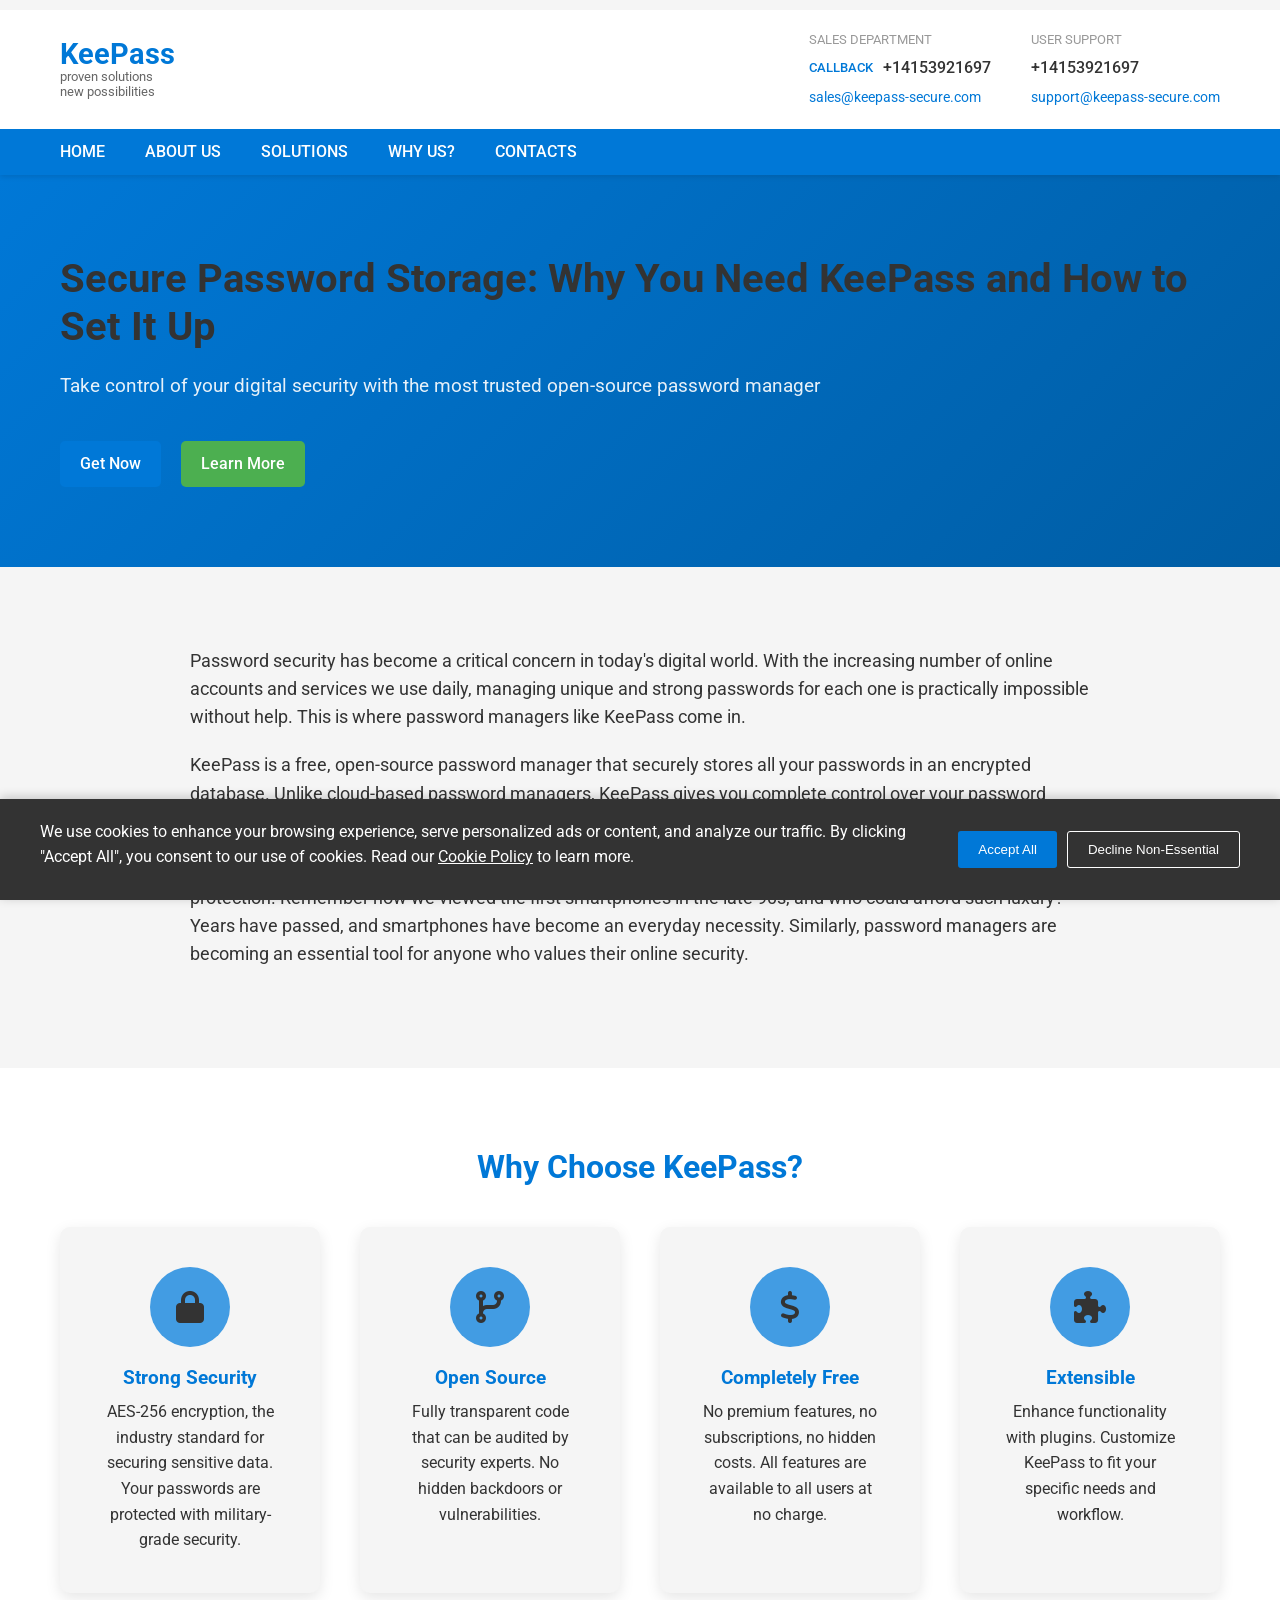
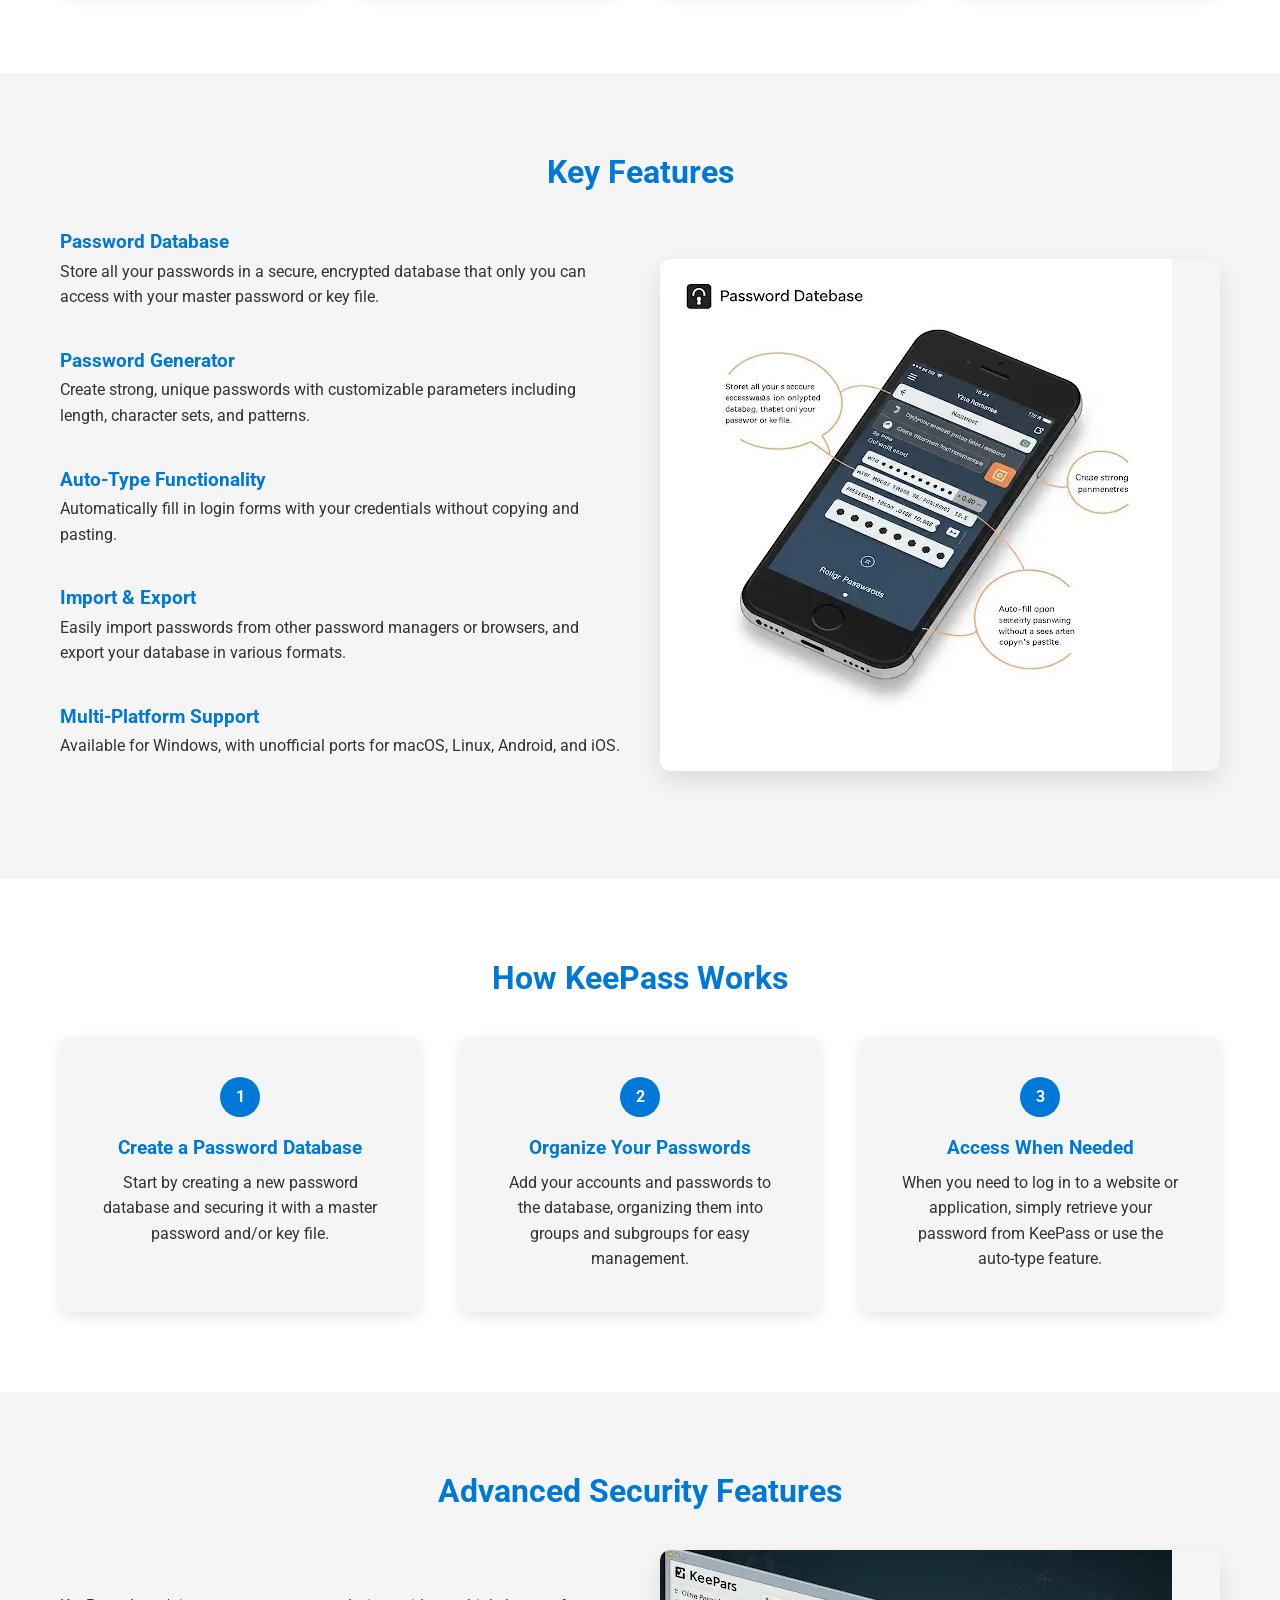
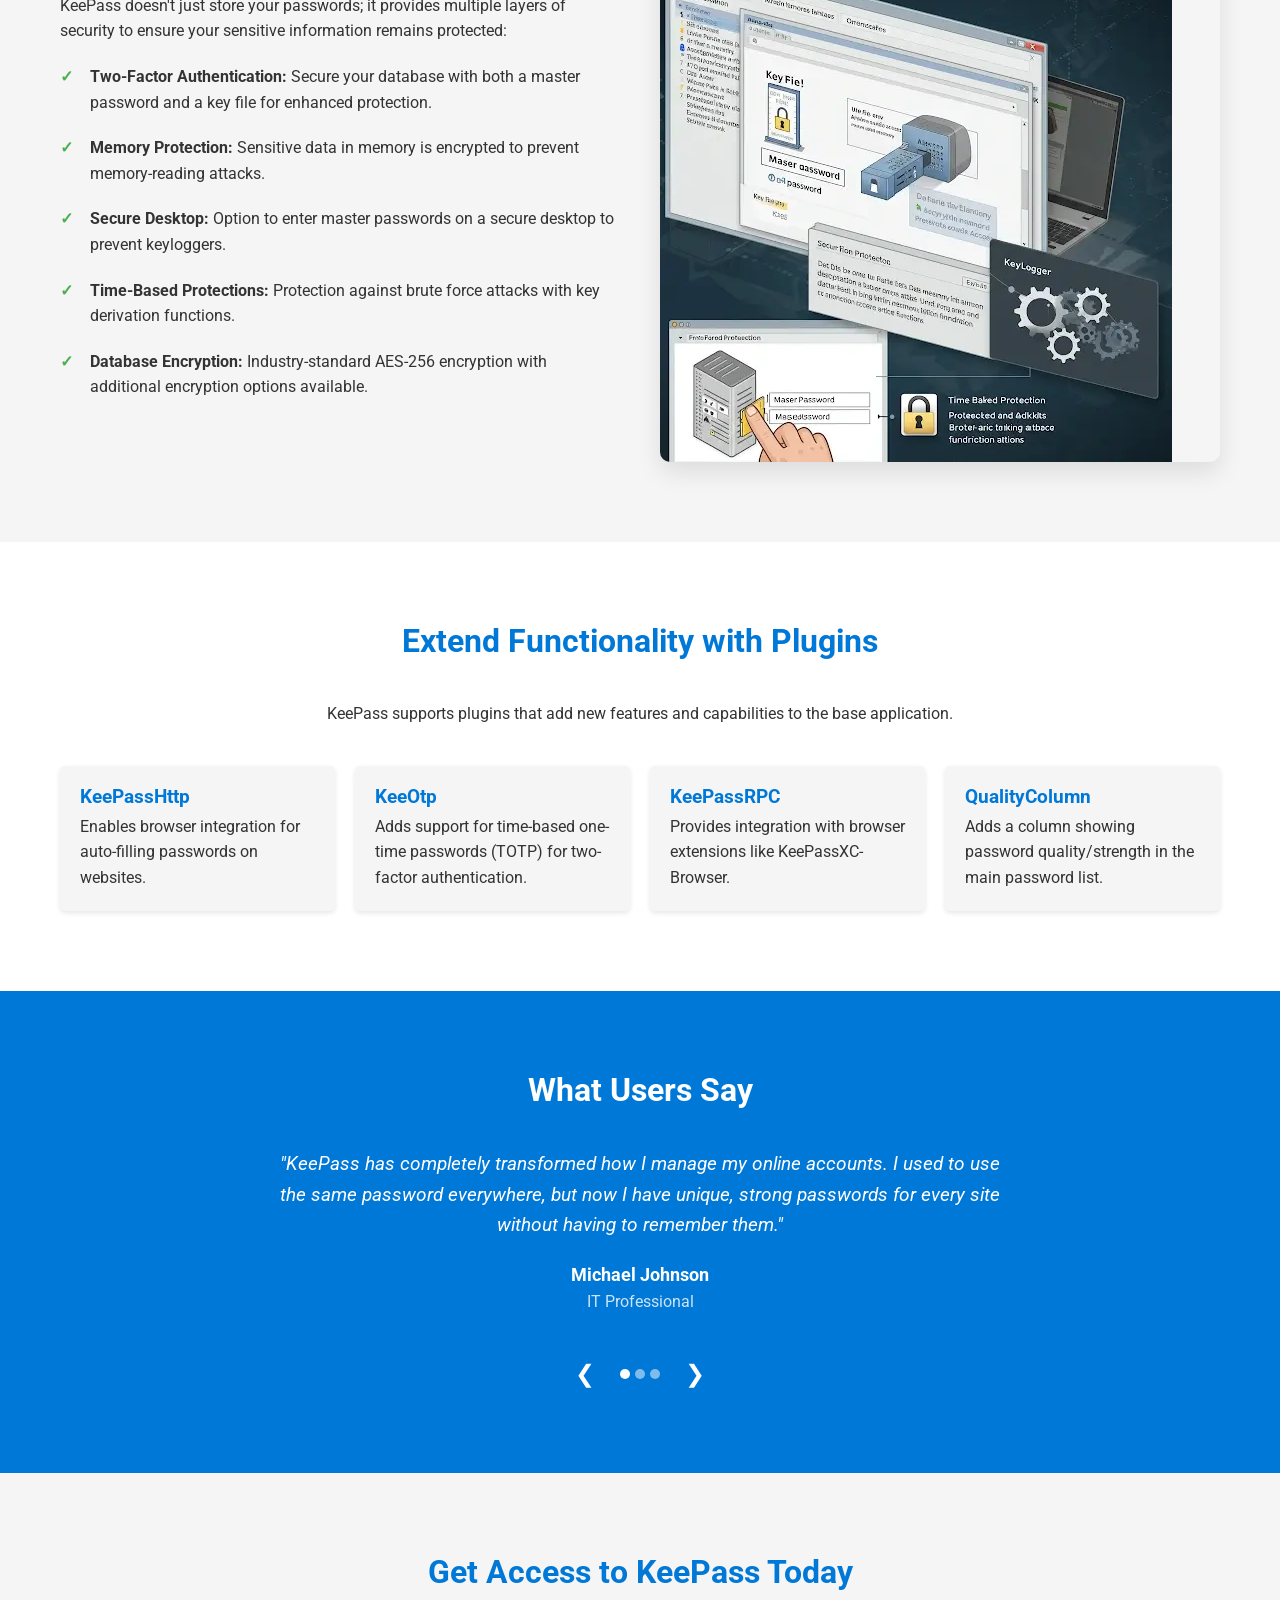
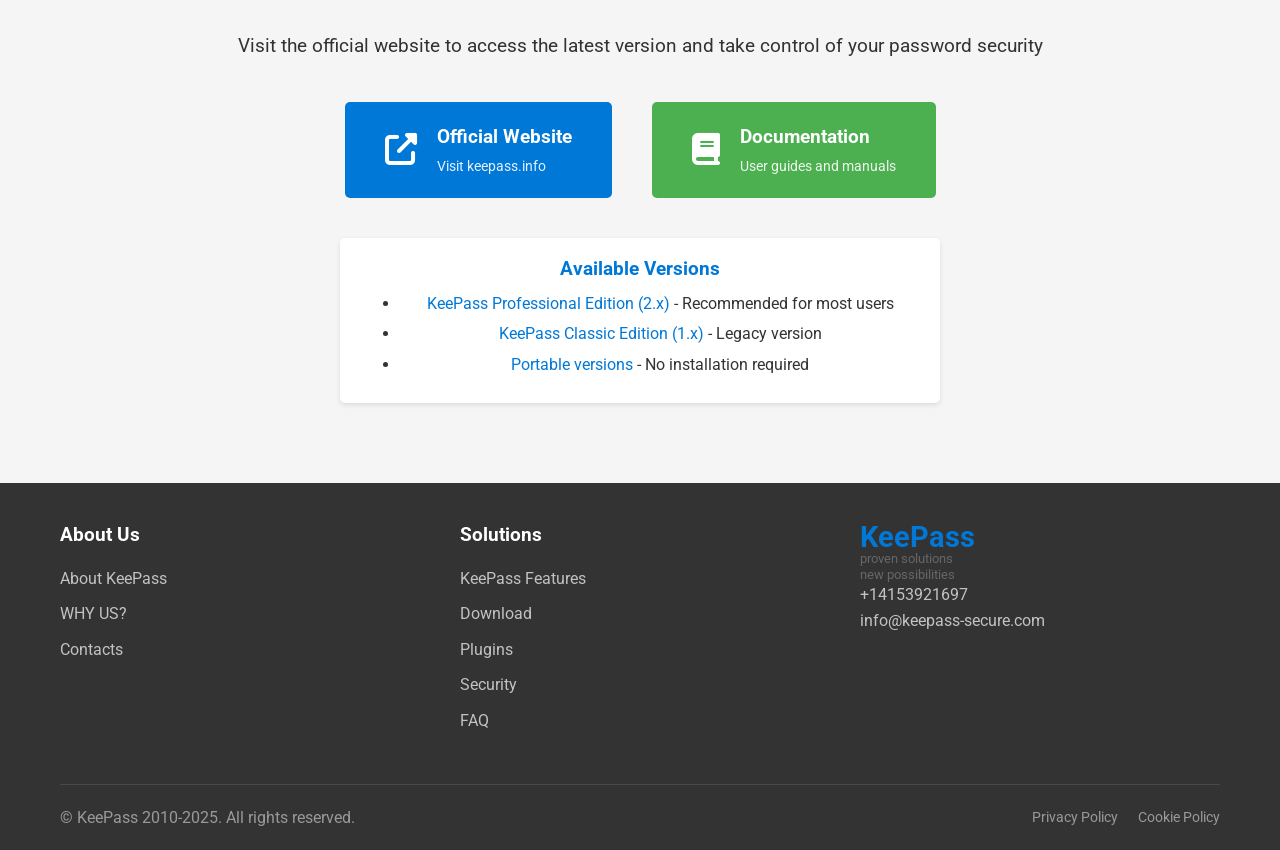
<file: index.html>
<!DOCTYPE html>
<html lang="en">
<head>
    <meta charset="UTF-8">
    <meta name="viewport" content="width=device-width, initial-scale=1.0">
    <title>KeePass - Secure Password Management Solution | Free & Open Source</title>
    <meta name="description" content="KeePass is a free, open source password manager that helps you manage your passwords securely. Store all your passwords in one database, locked with a master key.">
    <meta name="keywords" content="KeePass, password manager, security, encryption, password protection, US, professional services, data security, open source">
    <meta name="robots" content="index, follow">
    <link rel="stylesheet" href="css/styles.css">
    <link rel="icon" href="images/favicon.webp">
    <link rel="preconnect" href="https://fonts.googleapis.com">
    <link rel="preconnect" href="https://fonts.gstatic.com" crossorigin>
    <link href="https://fonts.googleapis.com/css2?family=Roboto:wght@300;400;500;700&display=swap" rel="stylesheet">
    <link rel="stylesheet" href="https://cdnjs.cloudflare.com/ajax/libs/font-awesome/6.4.0/css/all.min.css">
</head>
<body>
<!-- Header Section -->
<header class="header">
    <div class="top-bar">
        <div class="container">
        </div>
    </div>
    <div class="main-header">
        <div class="container">
            <div class="header-content">
                <div class="logo">
                    <a href="index.html">
                        <div class="logo-text">
                            <span class="logo-name">KeePass</span>
                            <span class="logo-tagline">proven solutions<br>new possibilities</span>
                        </div>
                    </a>
                </div>
                <div class="header-contacts">
                    <div class="contact-block sales">
                        <div class="contact-label">SALES DEPARTMENT</div>
                        <div class="contact-phone">
                            <a href="tel:+18001234567" class="callback-link">CALLBACK</a>
                            <span>+14153921697</span>
                        </div>
                        <a href="mailto:sales@keepass-secure.com" class="contact-email">sales@keepass-secure.com</a>
                    </div>
                    <div class="contact-block support">
                        <div class="contact-label">USER SUPPORT</div>
                        <div class="contact-phone">+14153921697</div>
                        <a href="mailto:support@keepass-secure.com" class="contact-email">support@keepass-secure.com</a>
                    </div>
                </div>
            </div>
        </div>
    </div>
    <nav class="main-nav">
        <div class="container">
            <ul class="nav-list">
                <li><a href="index.html">HOME</a></li>
                <li><a href="about.html">ABOUT US</a></li>
                <li><a href="solutions.html">SOLUTIONS</a></li>
                <li><a href="comparison.html">WHY US?</a></li>
                <li><a href="contact.html">CONTACTS</a></li>
            </ul>
            <button class="mobile-menu-toggle">
                <span></span>
                <span></span>
                <span></span>
            </button>
        </div>
    </nav>
</header>

<!-- Hero Section -->
<section class="hero">
    <div class="container">
        <div class="hero-content">
            <h1>Secure Password Storage: Why You Need KeePass and How to Set It Up</h1>
            <p class="hero-subtitle">Take control of your digital security with the most trusted open-source password manager</p>
            <div class="hero-buttons">
                <a href="#download" class="btn btn-primary">Get Now</a>
                <a href="about.html" class="btn btn-secondary">Learn More</a>
            </div>
        </div>
    </div>
</section>

<!-- Introduction Section -->
<section class="introduction" id="about">
    <div class="container">
        <div class="section-content">
            <p>Password security has become a critical concern in today's digital world. With the increasing number of online accounts and services we use daily, managing unique and strong passwords for each one is practically impossible without help. This is where password managers like KeePass come in.</p>

            <p>KeePass is a free, open-source password manager that securely stores all your passwords in an encrypted database. Unlike cloud-based password managers, KeePass gives you complete control over your password database, which is stored locally on your device rather than on remote servers.</p>

            <p>The US market for security solutions is growing rapidly, with more attention being paid to personal data protection. Remember how we viewed the first smartphones in the late 90s, and who could afford such luxury? Years have passed, and smartphones have become an everyday necessity. Similarly, password managers are becoming an essential tool for anyone who values their online security.</p>
        </div>
    </div>
</section>

<!-- Benefits Section -->
<section class="benefits">
    <div class="container">
        <h2 class="section-title">Why Choose KeePass?</h2>

        <div class="benefits-grid">
            <div class="benefit-card">
                <div class="benefit-icon">
                    <i class="fas fa-lock fa-2x"></i>
                </div>
                <h3>Strong Security</h3>
                <p>AES-256 encryption, the industry standard for securing sensitive data. Your passwords are protected with military-grade security.</p>
            </div>

            <div class="benefit-card">
                <div class="benefit-icon">
                    <i class="fas fa-code-branch fa-2x"></i>
                </div>
                <h3>Open Source</h3>
                <p>Fully transparent code that can be audited by security experts. No hidden backdoors or vulnerabilities.</p>
            </div>

            <div class="benefit-card">
                <div class="benefit-icon">
                    <i class="fas fa-dollar-sign fa-2x"></i>
                </div>
                <h3>Completely Free</h3>
                <p>No premium features, no subscriptions, no hidden costs. All features are available to all users at no charge.</p>
            </div>

            <div class="benefit-card">
                <div class="benefit-icon">
                    <i class="fas fa-puzzle-piece fa-2x"></i>
                </div>
                <h3>Extensible</h3>
                <p>Enhance functionality with plugins. Customize KeePass to fit your specific needs and workflow.</p>
            </div>
        </div>
    </div>
</section>

<!-- Features Section -->
<section class="features" id="features">
    <div class="container">
        <h2 class="section-title">Key Features</h2>
        <div class="features-container">
            <div class="features-list">
                <div class="feature-item">
                    <h3>Password Database</h3>
                    <p>Store all your passwords in a secure, encrypted database that only you can access with your master password or key file.</p>
                </div>
                <div class="feature-item">
                    <h3>Password Generator</h3>
                    <p>Create strong, unique passwords with customizable parameters including length, character sets, and patterns.</p>
                </div>
                <div class="feature-item">
                    <h3>Auto-Type Functionality</h3>
                    <p>Automatically fill in login forms with your credentials without copying and pasting.</p>
                </div>
                <div class="feature-item">
                    <h3>Import & Export</h3>
                    <p>Easily import passwords from other password managers or browsers, and export your database in various formats.</p>
                </div>
                <div class="feature-item">
                    <h3>Multi-Platform Support</h3>
                    <p>Available for Windows, with unofficial ports for macOS, Linux, Android, and iOS.</p>
                </div>
            </div>
            <div class="features-image">
                <img src="images/image.webp" alt="KeePass Interface">
            </div>
        </div>
    </div>
</section>

<!-- How It Works Section -->
<section class="how-it-works" id="how-it-works">
    <div class="container">
        <h2 class="section-title">How KeePass Works</h2>
        <div class="steps-container">
            <div class="step">
                <div class="step-number">1</div>
                <h3>Create a Password Database</h3>
                <p>Start by creating a new password database and securing it with a master password and/or key file.</p>
            </div>
            <div class="step">
                <div class="step-number">2</div>
                <h3>Organize Your Passwords</h3>
                <p>Add your accounts and passwords to the database, organizing them into groups and subgroups for easy management.</p>
            </div>
            <div class="step">
                <div class="step-number">3</div>
                <h3>Access When Needed</h3>
                <p>When you need to log in to a website or application, simply retrieve your password from KeePass or use the auto-type feature.</p>
            </div>
        </div>
    </div>
</section>

<!-- Security Section -->
<section class="security" id="security">
    <div class="container">
        <h2 class="section-title">Advanced Security Features</h2>
        <div class="security-content">
            <div class="security-text">
                <p>KeePass doesn't just store your passwords; it provides multiple layers of security to ensure your sensitive information remains protected:</p>

                <ul class="security-list">
                    <li>
                        <strong>Two-Factor Authentication:</strong> Secure your database with both a master password and a key file for enhanced protection.
                    </li>
                    <li>
                        <strong>Memory Protection:</strong> Sensitive data in memory is encrypted to prevent memory-reading attacks.
                    </li>
                    <li>
                        <strong>Secure Desktop:</strong> Option to enter master passwords on a secure desktop to prevent keyloggers.
                    </li>
                    <li>
                        <strong>Time-Based Protections:</strong> Protection against brute force attacks with key derivation functions.
                    </li>
                    <li>
                        <strong>Database Encryption:</strong> Industry-standard AES-256 encryption with additional encryption options available.
                    </li>
                </ul>
            </div>
            <div class="security-image">
                <img src="images/image2.webp" alt="KeePass Security Layers">
            </div>
        </div>
    </div>
</section>

<!-- Plugins Section -->
<section class="plugins" id="plugins">
    <div class="container">
        <h2 class="section-title">Extend Functionality with Plugins</h2>
        <p class="section-description">KeePass supports plugins that add new features and capabilities to the base application.</p>

        <div class="plugins-grid">
            <div class="plugin-card">
                <h3>KeePassHttp</h3>
                <p>Enables browser integration for auto-filling passwords on websites.</p>
            </div>
            <div class="plugin-card">
                <h3>KeeOtp</h3>
                <p>Adds support for time-based one-time passwords (TOTP) for two-factor authentication.</p>
            </div>
            <div class="plugin-card">
                <h3>KeePassRPC</h3>
                <p>Provides integration with browser extensions like KeePassXC-Browser.</p>
            </div>
            <div class="plugin-card">
                <h3>QualityColumn</h3>
                <p>Adds a column showing password quality/strength in the main password list.</p>
            </div>

        </div>
    </div>
</section>

<!-- Testimonials Section -->
<section class="testimonials" id="testimonials">
    <div class="container">
        <h2 class="section-title">What Users Say</h2>
        <div class="testimonials-slider">
            <div class="testimonial">
                <div class="testimonial-content">
                    <p>"KeePass has completely transformed how I manage my online accounts. I used to use the same password everywhere, but now I have unique, strong passwords for every site without having to remember them."</p>
                </div>
                <div class="testimonial-author">
                    <div class="author-name">Michael Johnson</div>
                    <div class="author-title">IT Professional</div>
                </div>
            </div>
            <div class="testimonial">
                <div class="testimonial-content">
                    <p>"As a cybersecurity expert, I recommend KeePass to all my clients. Its open-source nature and strong encryption make it one of the most trustworthy password managers available."</p>
                </div>
                <div class="testimonial-author">
                    <div class="author-name">Sarah Williams</div>
                    <div class="author-title">Security Consultant</div>
                </div>
            </div>
            <div class="testimonial">
                <div class="testimonial-content">
                    <p>"I've been using KeePass for over 5 years now. The ability to have my password database with me on a USB drive while traveling is invaluable. I wouldn't trust my passwords to any other solution."</p>
                </div>
                <div class="testimonial-author">
                    <div class="author-name">David Chen</div>
                    <div class="author-title">Business Traveler</div>
                </div>
            </div>
        </div>
        <div class="testimonial-controls">
            <button class="testimonial-prev" aria-label="Previous testimonial">&#10094;</button>
            <div class="testimonial-dots">
                <span class="dot active"></span>
                <span class="dot"></span>
                <span class="dot"></span>
            </div>
            <button class="testimonial-next" aria-label="Next testimonial">&#10095;</button>
        </div>
    </div>
</section>

<!-- Get Access Section -->
<section class="download" id="download">
    <div class="container">
        <h2 class="section-title">Get Access to KeePass Today</h2>
        <p class="download-description">Visit the official website to access the latest version and take control of your password security</p>

        <div class="download-options">
            <a href="https://keepass.info" class="download-button primary">
                <span class="download-icon"><i class="fas fa-external-link-alt"></i></span>
                <div class="download-info">
                    <span class="download-title">Official Website</span>
                    <span class="download-subtitle">Visit keepass.info</span>
                </div>
            </a>
            <a href="https://keepass.info/help/base/index.html" class="download-button secondary">
                <span class="download-icon"><i class="fas fa-book"></i></span>
                <div class="download-info">
                    <span class="download-title">Documentation</span>
                    <span class="download-subtitle">User guides and manuals</span>
                </div>
            </a>
        </div>

        <div class="system-requirements">
            <h3>Available Versions</h3>
            <ul>
                <li><a href="https://keepass.info/download.html">KeePass Professional Edition (2.x)</a> - Recommended for most users</li>
                <li><a href="https://keepass.info/download.html">KeePass Classic Edition (1.x)</a> - Legacy version</li>
                <li><a href="https://keepass.info/download.html">Portable versions</a> - No installation required</li>
            </ul>
        </div>
    </div>
</section>

<!-- Footer -->
<footer class="footer">
    <div class="container">
        <div class="footer-content">
            <div class="footer-column">
                <h3>About Us</h3>
                <ul>
                    <li><a href="about.html">About KeePass</a></li>
                    <li><a href="comparison.html">WHY US?</a></li>
                    <li><a href="contact.html">Contacts</a></li>
                </ul>
            </div>

            <div class="footer-column">
                <h3>Solutions</h3>
                <ul>
                    <li><a href="#features">KeePass Features</a></li>
                    <li><a href="#download">Download</a></li>
                    <li><a href="#plugins">Plugins</a></li>
                    <li><a href="#security">Security</a></li>
                    <li><a href="contact.html">FAQ</a></li>
                </ul>
            </div>

            <div class="footer-column">
                <div class="logo">
                    <a href="index.html">
                        <div class="logo-text">
                            <span class="logo-name">KeePass</span>
                            <span class="logo-tagline">proven solutions<br>new possibilities</span>
                        </div>
                    </a>
                </div>
                <div class="footer-contact">
                    <p>+14153921697</p>
                    <p><a href="mailto:info@keepass-secure.com">info@keepass-secure.com</a></p>
                </div>
            </div>
        </div>

        <div class="footer-bottom">
            <div class="copyright">
                &copy; KeePass 2010-2025. All rights reserved.
            </div>
            <div class="footer-links">
                <a href="privacy-policy.html">Privacy Policy</a>
                <a href="cookie-policy.html">Cookie Policy</a>
            </div>
        </div>
    </div>
</footer>

<!-- Cookie Consent Banner HTML -->
<div class="cookie-consent" id="cookieConsent">
    <div class="cookie-consent-container">
        <div class="cookie-consent-text">
            <p>We use cookies to enhance your browsing experience, serve personalized ads or content, and analyze our traffic. By clicking "Accept All", you consent to our use of cookies. Read our <a href="cookie-policy.html">Cookie Policy</a> to learn more.</p>
        </div>
        <div class="cookie-consent-buttons">
            <button class="cookie-btn cookie-btn-accept" id="acceptCookies">Accept All</button>
            <button class="cookie-btn cookie-btn-decline" id="declineCookies">Decline Non-Essential</button>
        </div>
    </div>
</div>


<script src="js/main.js"></script>
</body>
</html>
</file>
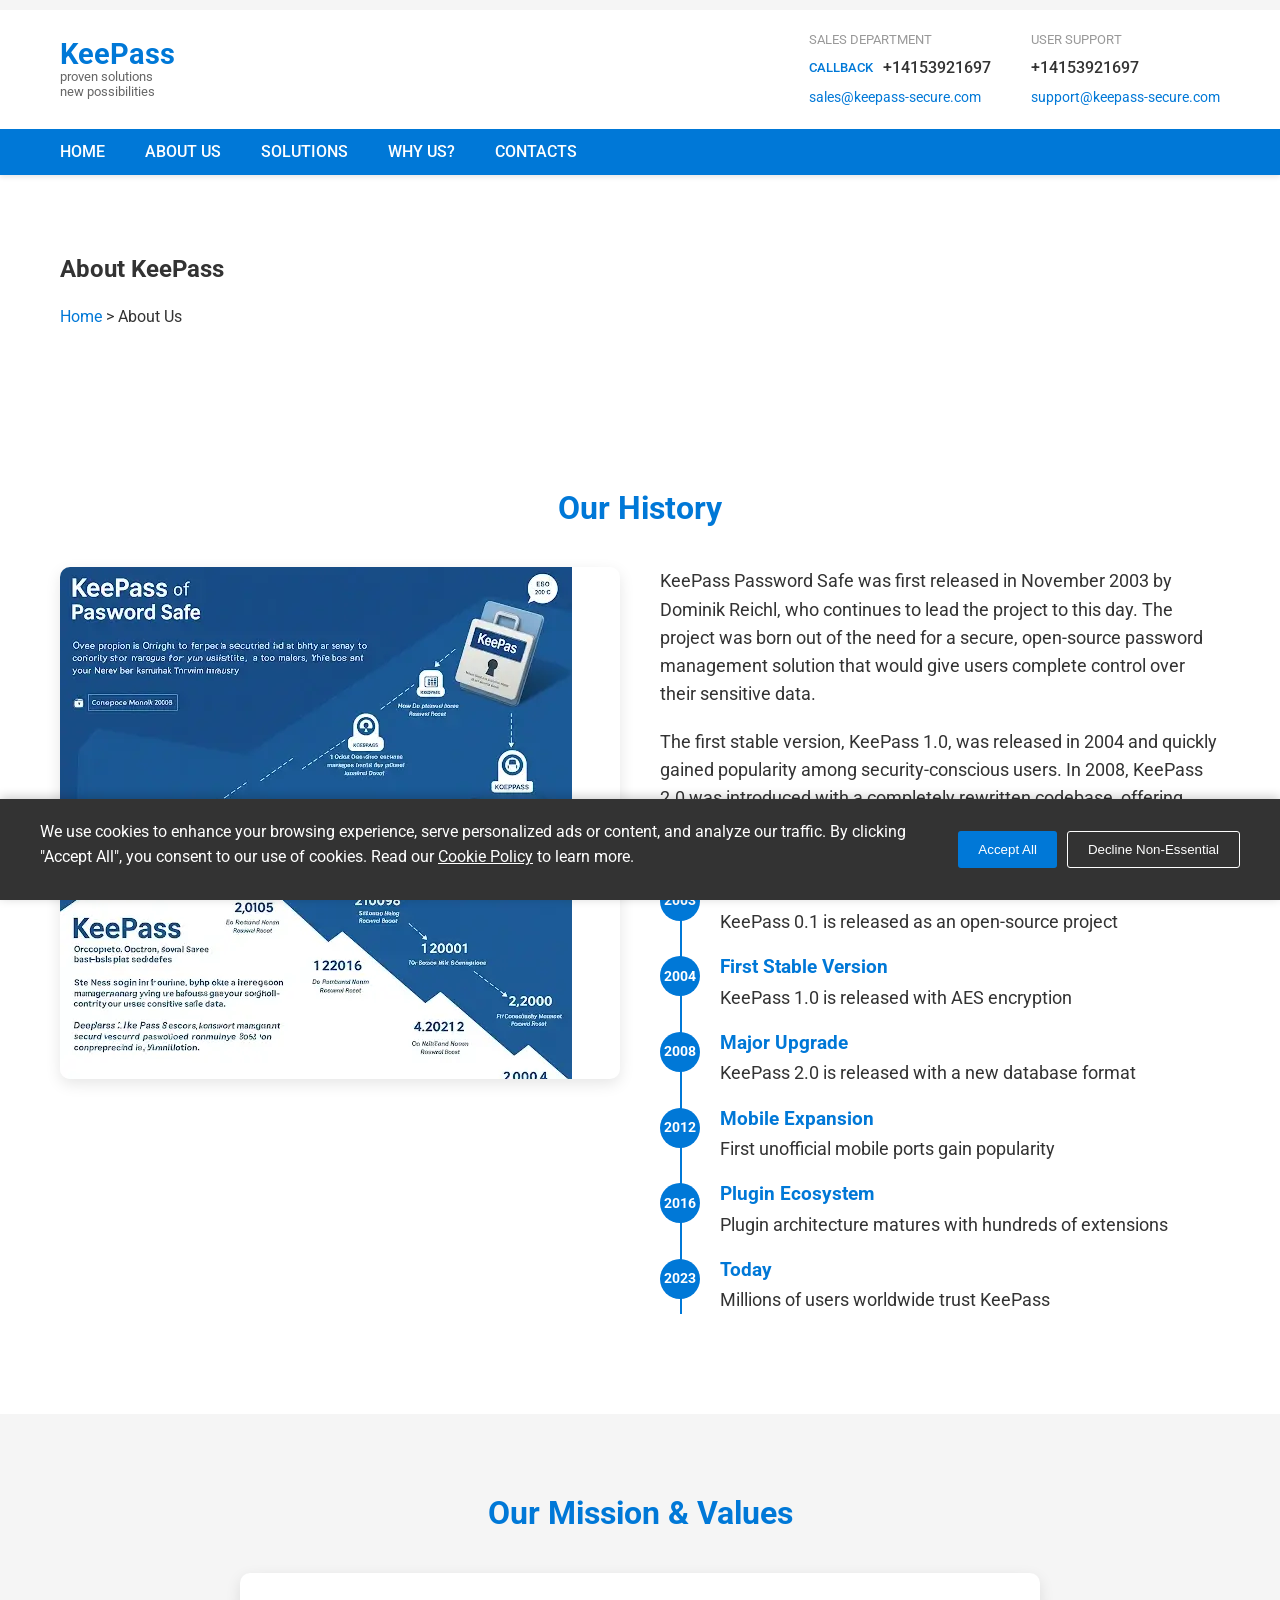
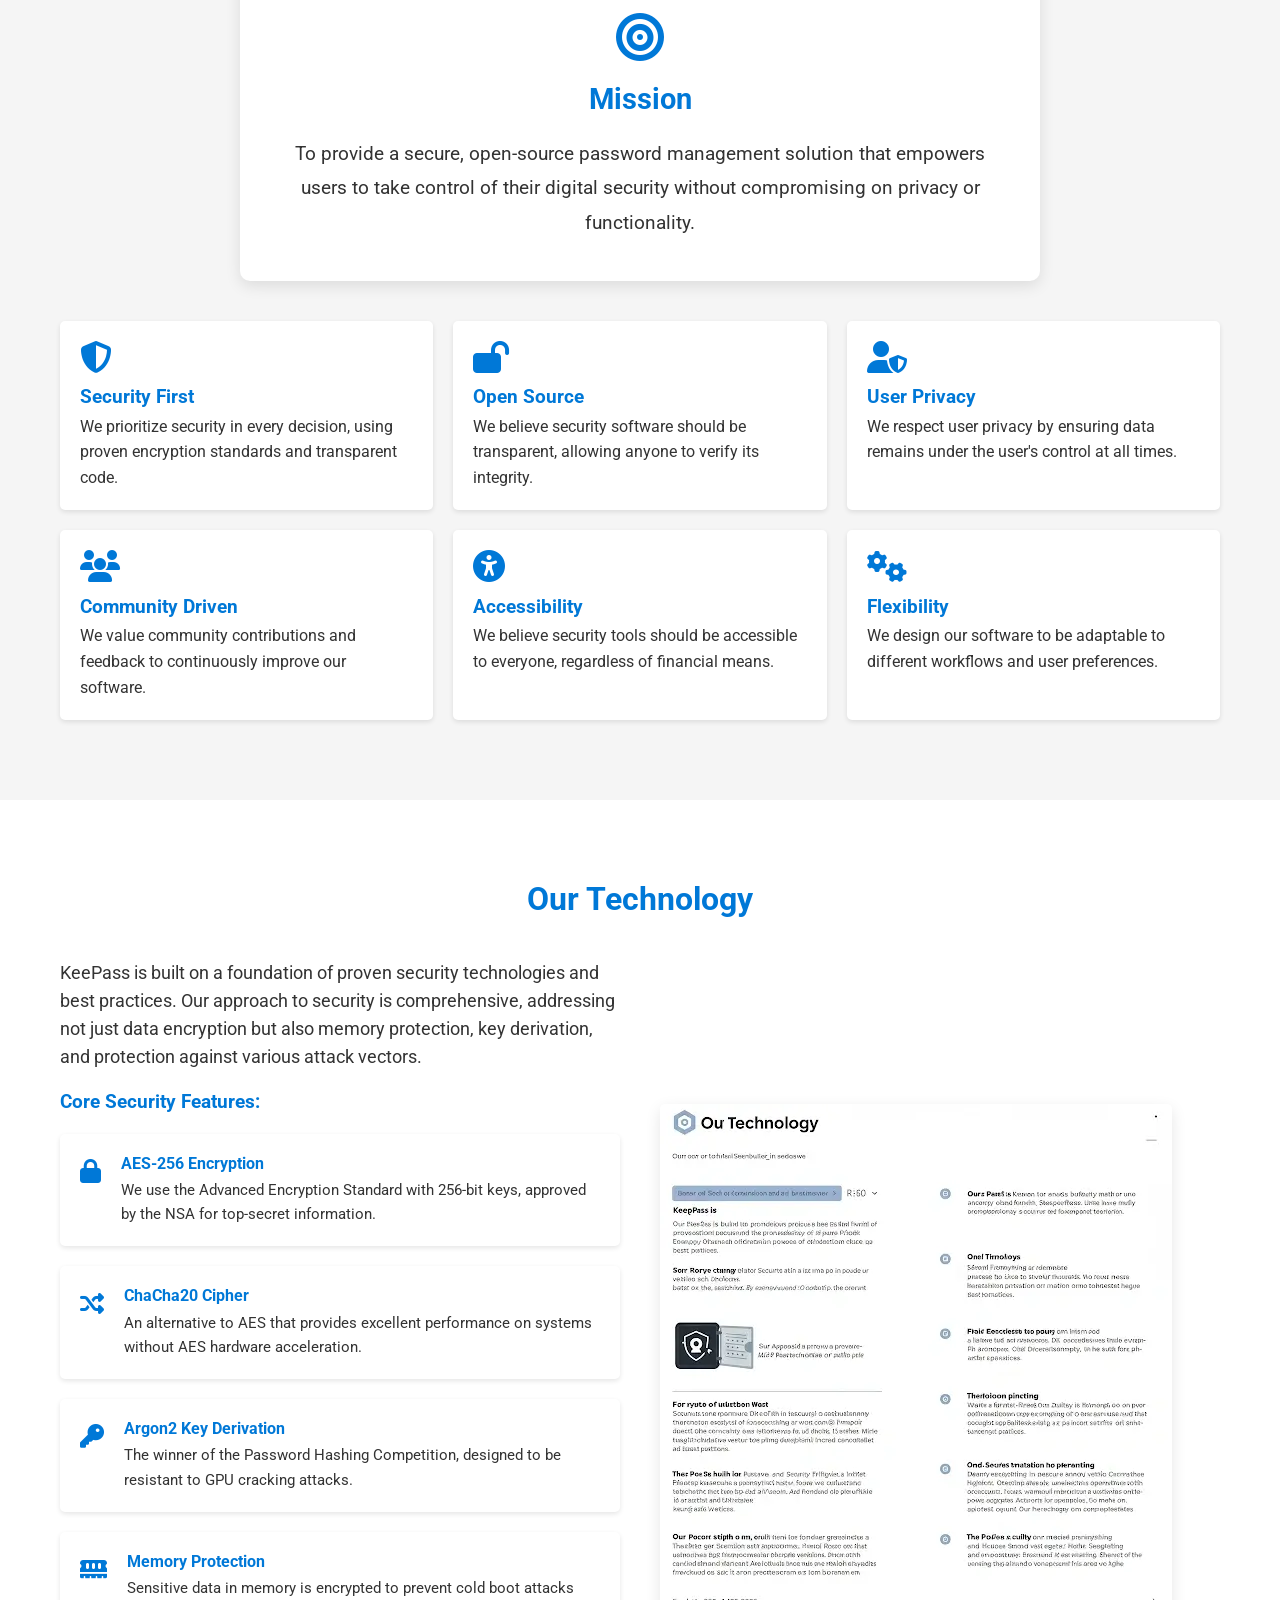
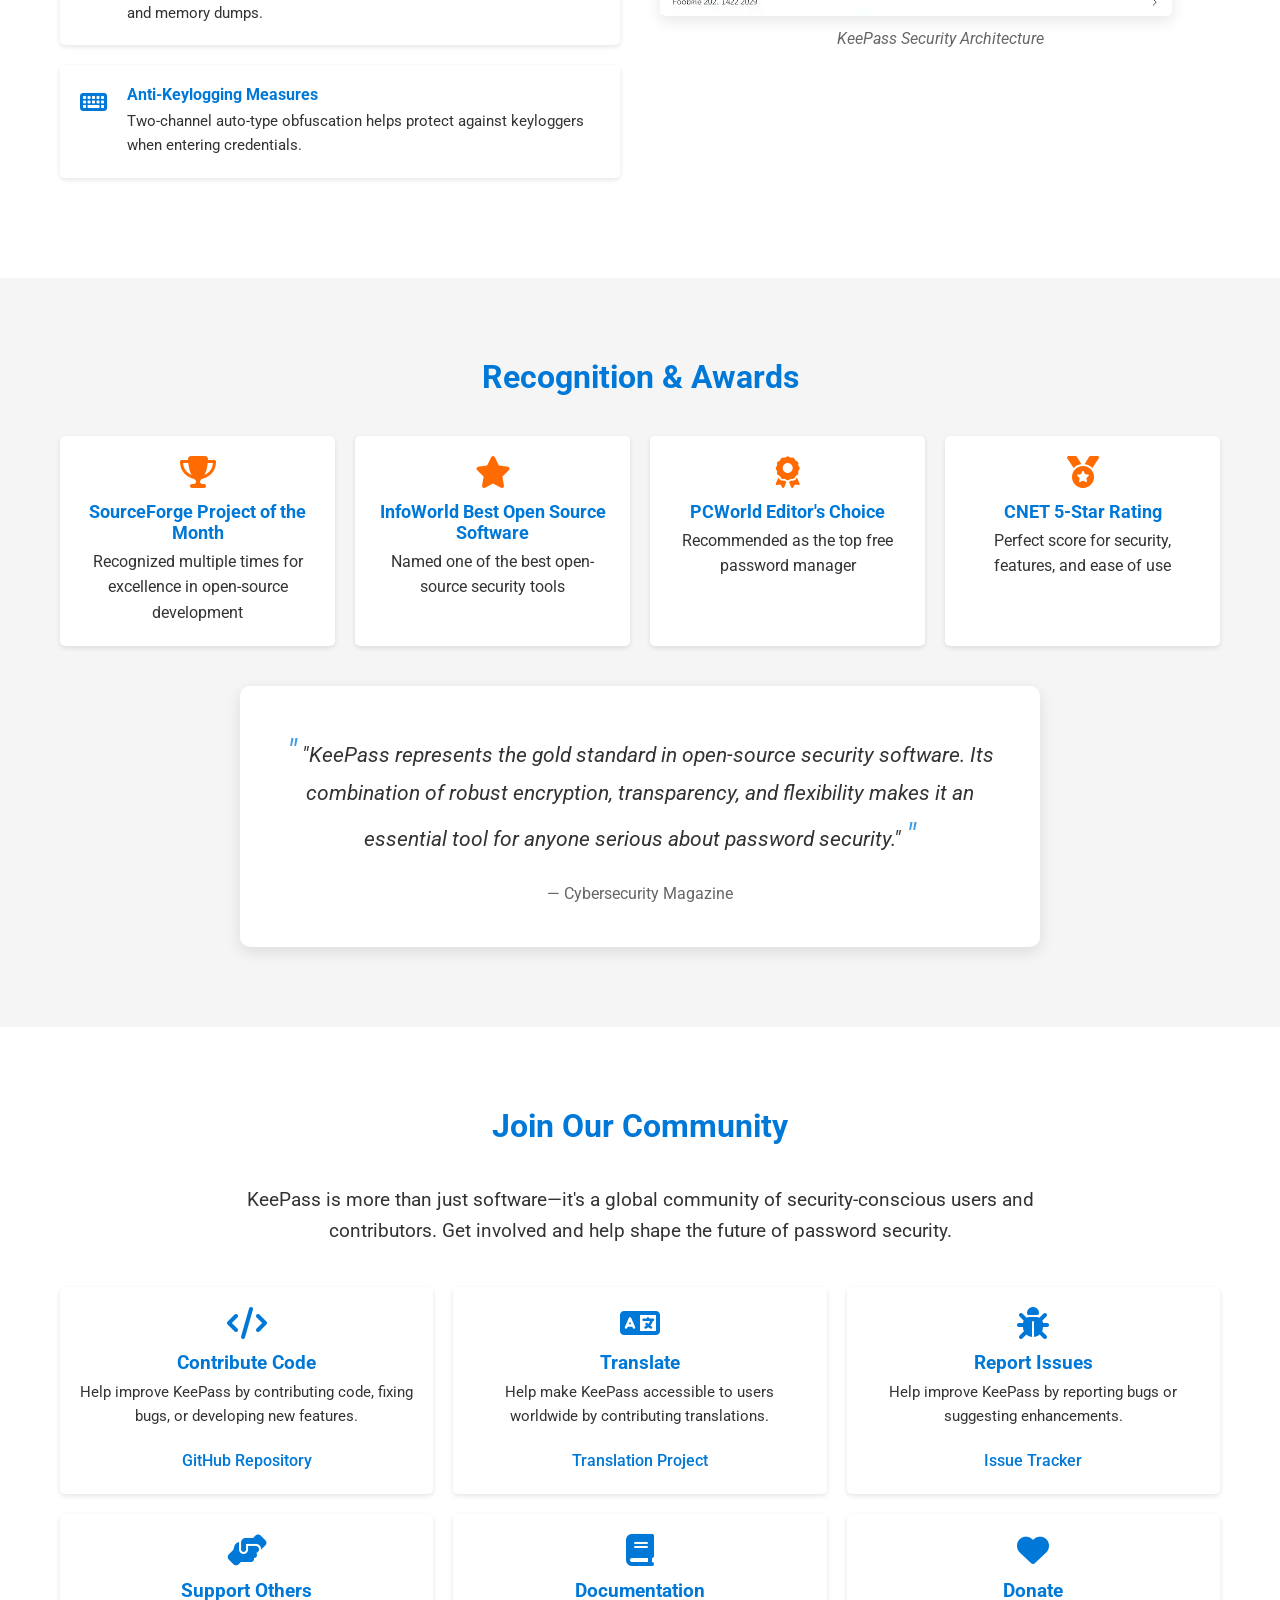
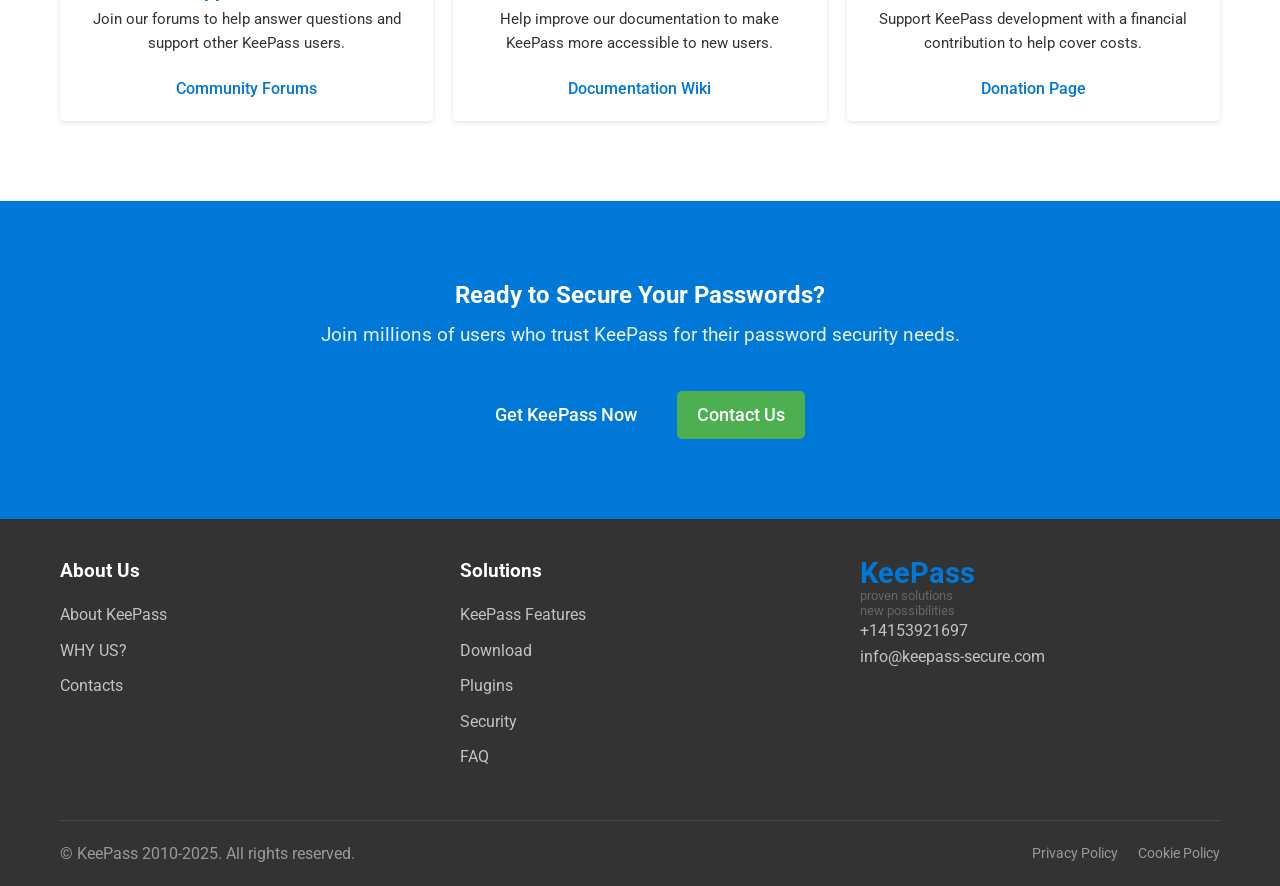
<file: about.html>
<!DOCTYPE html>
<html lang="en">
<head>
    <meta charset="UTF-8">
    <meta name="viewport" content="width=device-width, initial-scale=1.0">
    <title>About KeePass | Secure Password Management Solution</title>
    <meta name="description" content="Learn about KeePass, its history, mission, and the team behind this secure password management solution. Discover why millions trust KeePass for their security needs.">
    <meta name="keywords" content="KeePass, password manager, about, history, team, security, encryption, password protection, open source">
    <meta name="robots" content="index, follow">
    <link rel="stylesheet" href="css/styles.css">
<link rel="icon" href="images/favicon.webp">
    <link rel="preconnect" href="https://fonts.googleapis.com">
    <link rel="preconnect" href="https://fonts.gstatic.com" crossorigin>
    <link href="https://fonts.googleapis.com/css2?family=Roboto:wght@300;400;500;700&display=swap" rel="stylesheet">
    <!-- Font Awesome -->
    <link rel="stylesheet" href="https://cdnjs.cloudflare.com/ajax/libs/font-awesome/6.4.0/css/all.min.css">
</head>
<body>
<!-- Header Section -->
<header class="header">
    <div class="top-bar">
        <div class="container">
        </div>
    </div>
    <div class="main-header">
        <div class="container">
            <div class="header-content">
                <div class="logo">
                    <a href="index.html">
                        <div class="logo-text">
                            <span class="logo-name">KeePass</span>
                            <span class="logo-tagline">proven solutions<br>new possibilities</span>
                        </div>
                    </a>
                </div>
                <div class="header-contacts">
                    <div class="contact-block sales">
                        <div class="contact-label">SALES DEPARTMENT</div>
                        <div class="contact-phone">
                            <a href="tel:+18001234567" class="callback-link">CALLBACK</a>
                            <span>+14153921697</span>
                        </div>
                        <a href="mailto:sales@keepass-secure.com" class="contact-email">sales@keepass-secure.com</a>
                    </div>
                    <div class="contact-block support">
                        <div class="contact-label">USER SUPPORT</div>
                        <div class="contact-phone">+14153921697</div>
                        <a href="mailto:support@keepass-secure.com" class="contact-email">support@keepass-secure.com</a>
                    </div>
                </div>
            </div>
        </div>
    </div>
    <nav class="main-nav">
        <div class="container">
            <ul class="nav-list">
                <li><a href="index.html">HOME</a></li>
                <li><a href="about.html">ABOUT US</a></li>
                <li><a href="solutions.html">SOLUTIONS</a></li>
                <li><a href="comparison.html">WHY US?</a></li>
                <li><a href="contact.html">CONTACTS</a></li>
            </ul>
            <button class="mobile-menu-toggle">
                <span></span>
                <span></span>
                <span></span>
            </button>
        </div>
    </nav>
</header>

<!-- Page Banner -->
<section class="page-banner">
    <div class="container">
        <h1>About KeePass</h1>
        <div class="breadcrumbs">
            <a href="index.html">Home</a> &gt; <span>About Us</span>
        </div>
    </div>
</section>

<!-- History Section -->
<section class="about-section history-section">
    <div class="container">
        <h2 class="section-title">Our History</h2>

        <div class="about-content">
            <div class="about-image">
                <img src="images/image3.webp" alt="KeePass History">
            </div>
            <div class="about-text">
                <p>KeePass Password Safe was first released in November 2003 by Dominik Reichl, who continues to lead the project to this day. The project was born out of the need for a secure, open-source password management solution that would give users complete control over their sensitive data.</p>

                <p>The first stable version, KeePass 1.0, was released in 2004 and quickly gained popularity among security-conscious users. In 2008, KeePass 2.0 was introduced with a completely rewritten codebase, offering enhanced features and improved security.</p>

                <div class="timeline">
                    <div class="timeline-item">
                        <div class="timeline-date">2003</div>
                        <div class="timeline-content">
                            <h3>Initial Release</h3>
                            <p>KeePass 0.1 is released as an open-source project</p>
                        </div>
                    </div>

                    <div class="timeline-item">
                        <div class="timeline-date">2004</div>
                        <div class="timeline-content">
                            <h3>First Stable Version</h3>
                            <p>KeePass 1.0 is released with AES encryption</p>
                        </div>
                    </div>

                    <div class="timeline-item">
                        <div class="timeline-date">2008</div>
                        <div class="timeline-content">
                            <h3>Major Upgrade</h3>
                            <p>KeePass 2.0 is released with a new database format</p>
                        </div>
                    </div>

                    <div class="timeline-item">
                        <div class="timeline-date">2012</div>
                        <div class="timeline-content">
                            <h3>Mobile Expansion</h3>
                            <p>First unofficial mobile ports gain popularity</p>
                        </div>
                    </div>

                    <div class="timeline-item">
                        <div class="timeline-date">2016</div>
                        <div class="timeline-content">
                            <h3>Plugin Ecosystem</h3>
                            <p>Plugin architecture matures with hundreds of extensions</p>
                        </div>
                    </div>

                    <div class="timeline-item">
                        <div class="timeline-date">2023</div>
                        <div class="timeline-content">
                            <h3>Today</h3>
                            <p>Millions of users worldwide trust KeePass</p>
                        </div>
                    </div>
                </div>
            </div>
        </div>
    </div>
</section>

<!-- Mission Section -->
<section class="about-section mission-section">
    <div class="container">
        <h2 class="section-title">Our Mission & Values</h2>

        <div class="mission-content">
            <div class="mission-statement">
                <div class="mission-icon">
                    <i class="fas fa-bullseye fa-3x"></i>
                </div>
                <h3>Mission</h3>
                <p>To provide a secure, open-source password management solution that empowers users to take control of their digital security without compromising on privacy or functionality.</p>
            </div>

            <div class="values-grid">
                <div class="value-card">
                    <div class="value-icon">
                        <i class="fas fa-shield-alt fa-2x"></i>
                    </div>
                    <h3>Security First</h3>
                    <p>We prioritize security in every decision, using proven encryption standards and transparent code.</p>
                </div>

                <div class="value-card">
                    <div class="value-icon">
                        <i class="fas fa-lock-open fa-2x"></i>
                    </div>
                    <h3>Open Source</h3>
                    <p>We believe security software should be transparent, allowing anyone to verify its integrity.</p>
                </div>

                <div class="value-card">
                    <div class="value-icon">
                        <i class="fas fa-user-shield fa-2x"></i>
                    </div>
                    <h3>User Privacy</h3>
                    <p>We respect user privacy by ensuring data remains under the user's control at all times.</p>
                </div>

                <div class="value-card">
                    <div class="value-icon">
                        <i class="fas fa-users fa-2x"></i>
                    </div>
                    <h3>Community Driven</h3>
                    <p>We value community contributions and feedback to continuously improve our software.</p>
                </div>

                <div class="value-card">
                    <div class="value-icon">
                        <i class="fas fa-universal-access fa-2x"></i>
                    </div>
                    <h3>Accessibility</h3>
                    <p>We believe security tools should be accessible to everyone, regardless of financial means.</p>
                </div>

                <div class="value-card">
                    <div class="value-icon">
                        <i class="fas fa-cogs fa-2x"></i>
                    </div>
                    <h3>Flexibility</h3>
                    <p>We design our software to be adaptable to different workflows and user preferences.</p>
                </div>
            </div>
        </div>
    </div>
</section>


<!-- Technology Section -->
<section class="about-section technology-section">
    <div class="container">
        <h2 class="section-title">Our Technology</h2>

        <div class="technology-content">
            <div class="technology-text">
                <p>KeePass is built on a foundation of proven security technologies and best practices. Our approach to security is comprehensive, addressing not just data encryption but also memory protection, key derivation, and protection against various attack vectors.</p>

                <h3>Core Security Features:</h3>
                <ul class="technology-list">
                    <li>
                        <i class="fas fa-lock"></i>
                        <div>
                            <h4>AES-256 Encryption</h4>
                            <p>We use the Advanced Encryption Standard with 256-bit keys, approved by the NSA for top-secret information.</p>
                        </div>
                    </li>

                    <li>
                        <i class="fas fa-random"></i>
                        <div>
                            <h4>ChaCha20 Cipher</h4>
                            <p>An alternative to AES that provides excellent performance on systems without AES hardware acceleration.</p>
                        </div>
                    </li>

                    <li>
                        <i class="fas fa-key"></i>
                        <div>
                            <h4>Argon2 Key Derivation</h4>
                            <p>The winner of the Password Hashing Competition, designed to be resistant to GPU cracking attacks.</p>
                        </div>
                    </li>

                    <li>
                        <i class="fas fa-memory"></i>
                        <div>
                            <h4>Memory Protection</h4>
                            <p>Sensitive data in memory is encrypted to prevent cold boot attacks and memory dumps.</p>
                        </div>
                    </li>

                    <li>
                        <i class="fas fa-keyboard"></i>
                        <div>
                            <h4>Anti-Keylogging Measures</h4>
                            <p>Two-channel auto-type obfuscation helps protect against keyloggers when entering credentials.</p>
                        </div>
                    </li>
                </ul>
            </div>

            <div class="technology-diagram">
                <img src="images/image4.webp" alt="KeePass Security Architecture">
                <div class="diagram-caption">KeePass Security Architecture</div>
            </div>
        </div>
    </div>
</section>

<!-- Recognition Section -->
<section class="about-section recognition-section">
    <div class="container">
        <h2 class="section-title">Recognition & Awards</h2>

        <div class="awards-grid">
            <div class="award-card">
                <div class="award-icon">
                    <i class="fas fa-trophy fa-2x"></i>
                </div>
                <h3>SourceForge Project of the Month</h3>
                <p>Recognized multiple times for excellence in open-source development</p>
            </div>

            <div class="award-card">
                <div class="award-icon">
                    <i class="fas fa-star fa-2x"></i>
                </div>
                <h3>InfoWorld Best Open Source Software</h3>
                <p>Named one of the best open-source security tools</p>
            </div>

            <div class="award-card">
                <div class="award-icon">
                    <i class="fas fa-award fa-2x"></i>
                </div>
                <h3>PCWorld Editor's Choice</h3>
                <p>Recommended as the top free password manager</p>
            </div>

            <div class="award-card">
                <div class="award-icon">
                    <i class="fas fa-medal fa-2x"></i>
                </div>
                <h3>CNET 5-Star Rating</h3>
                <p>Perfect score for security, features, and ease of use</p>
            </div>
        </div>

        <div class="testimonial-highlight">
            <blockquote>
                "KeePass represents the gold standard in open-source security software. Its combination of robust encryption, transparency, and flexibility makes it an essential tool for anyone serious about password security."
            </blockquote>
            <cite>— Cybersecurity Magazine</cite>
        </div>
    </div>
</section>

<!-- Community Section -->
<section class="about-section community-section">
    <div class="container">
        <h2 class="section-title">Join Our Community</h2>

        <div class="community-content">
            <p class="community-intro">KeePass is more than just software—it's a global community of security-conscious users and contributors. Get involved and help shape the future of password security.</p>

            <div class="community-grid">
                <div class="community-card">
                    <div class="community-icon">
                        <i class="fas fa-code fa-2x"></i>
                    </div>
                    <h3>Contribute Code</h3>
                    <p>Help improve KeePass by contributing code, fixing bugs, or developing new features.</p>
                    <a href="#" class="community-link">GitHub Repository</a>
                </div>

                <div class="community-card">
                    <div class="community-icon">
                        <i class="fas fa-language fa-2x"></i>
                    </div>
                    <h3>Translate</h3>
                    <p>Help make KeePass accessible to users worldwide by contributing translations.</p>
                    <a href="#" class="community-link">Translation Project</a>
                </div>

                <div class="community-card">
                    <div class="community-icon">
                        <i class="fas fa-bug fa-2x"></i>
                    </div>
                    <h3>Report Issues</h3>
                    <p>Help improve KeePass by reporting bugs or suggesting enhancements.</p>
                    <a href="#" class="community-link">Issue Tracker</a>
                </div>

                <div class="community-card">
                    <div class="community-icon">
                        <i class="fas fa-hands-helping fa-2x"></i>
                    </div>
                    <h3>Support Others</h3>
                    <p>Join our forums to help answer questions and support other KeePass users.</p>
                    <a href="#" class="community-link">Community Forums</a>
                </div>

                <div class="community-card">
                    <div class="community-icon">
                        <i class="fas fa-book fa-2x"></i>
                    </div>
                    <h3>Documentation</h3>
                    <p>Help improve our documentation to make KeePass more accessible to new users.</p>
                    <a href="#" class="community-link">Documentation Wiki</a>
                </div>

                <div class="community-card">
                    <div class="community-icon">
                        <i class="fas fa-heart fa-2x"></i>
                    </div>
                    <h3>Donate</h3>
                    <p>Support KeePass development with a financial contribution to help cover costs.</p>
                    <a href="#" class="community-link">Donation Page</a>
                </div>
            </div>
        </div>
    </div>
</section>

<!-- CTA Section -->
<section class="cta-section">
    <div class="container">
        <h2>Ready to Secure Your Passwords?</h2>
        <p>Join millions of users who trust KeePass for their password security needs.</p>
        <div class="cta-buttons">
            <a href="index.html#download" class="btn btn-primary">Get KeePass Now</a>
            <a href="contact.html" class="btn btn-secondary">Contact Us</a>
        </div>
    </div>
</section>

<!-- Footer -->
<footer class="footer">
    <div class="container">
        <div class="footer-content">
            <div class="footer-column">
                <h3>About Us</h3>
                <ul>
                    <li><a href="about.html">About KeePass</a></li>
                    <li><a href="comparison.html">WHY US?</a></li>
                    <li><a href="contact.html">Contacts</a></li>
                </ul>
            </div>

            <div class="footer-column">
                <h3>Solutions</h3>
                <ul>
                    <li><a href="index.html#features">KeePass Features</a></li>
                    <li><a href="index.html#download">Download</a></li>
                    <li><a href="index.html#plugins">Plugins</a></li>
                    <li><a href="index.html#security">Security</a></li>
                    <li><a href="contact.html">FAQ</a></li>
                </ul>
            </div>

            <div class="footer-column">
                <div class="logo">
                    <a href="index.html">
                        <div class="logo-text">
                            <span class="logo-name">KeePass</span>
                            <span class="logo-tagline">proven solutions<br>new possibilities</span>
                        </div>
                    </a>
                </div>
                <div class="footer-contact">
                    <p>+14153921697</p>
                    <p><a href="mailto:info@keepass-secure.com">info@keepass-secure.com</a></p>
                </div>
            </div>
        </div>

        <div class="footer-bottom">
            <div class="copyright">
                &copy; KeePass 2010-2025. All rights reserved.
            </div>
            <div class="footer-links">
                <a href="privacy-policy.html">Privacy Policy</a>
                <a href="cookie-policy.html">Cookie Policy</a>
            </div>
        </div>
    </div>
</footer>

<div class="cookie-consent" id="cookieConsent">
    <div class="cookie-consent-container">
        <div class="cookie-consent-text">
            <p>We use cookies to enhance your browsing experience, serve personalized ads or content, and analyze our traffic. By clicking "Accept All", you consent to our use of cookies. Read our <a href="cookie-policy.html">Cookie Policy</a> to learn more.</p>
        </div>
        <div class="cookie-consent-buttons">
            <button class="cookie-btn cookie-btn-accept" id="acceptCookies">Accept All</button>
            <button class="cookie-btn cookie-btn-decline" id="declineCookies">Decline Non-Essential</button>
        </div>
    </div>
</div>

<script src="js/main.js"></script>
</body>
</html>
</file>
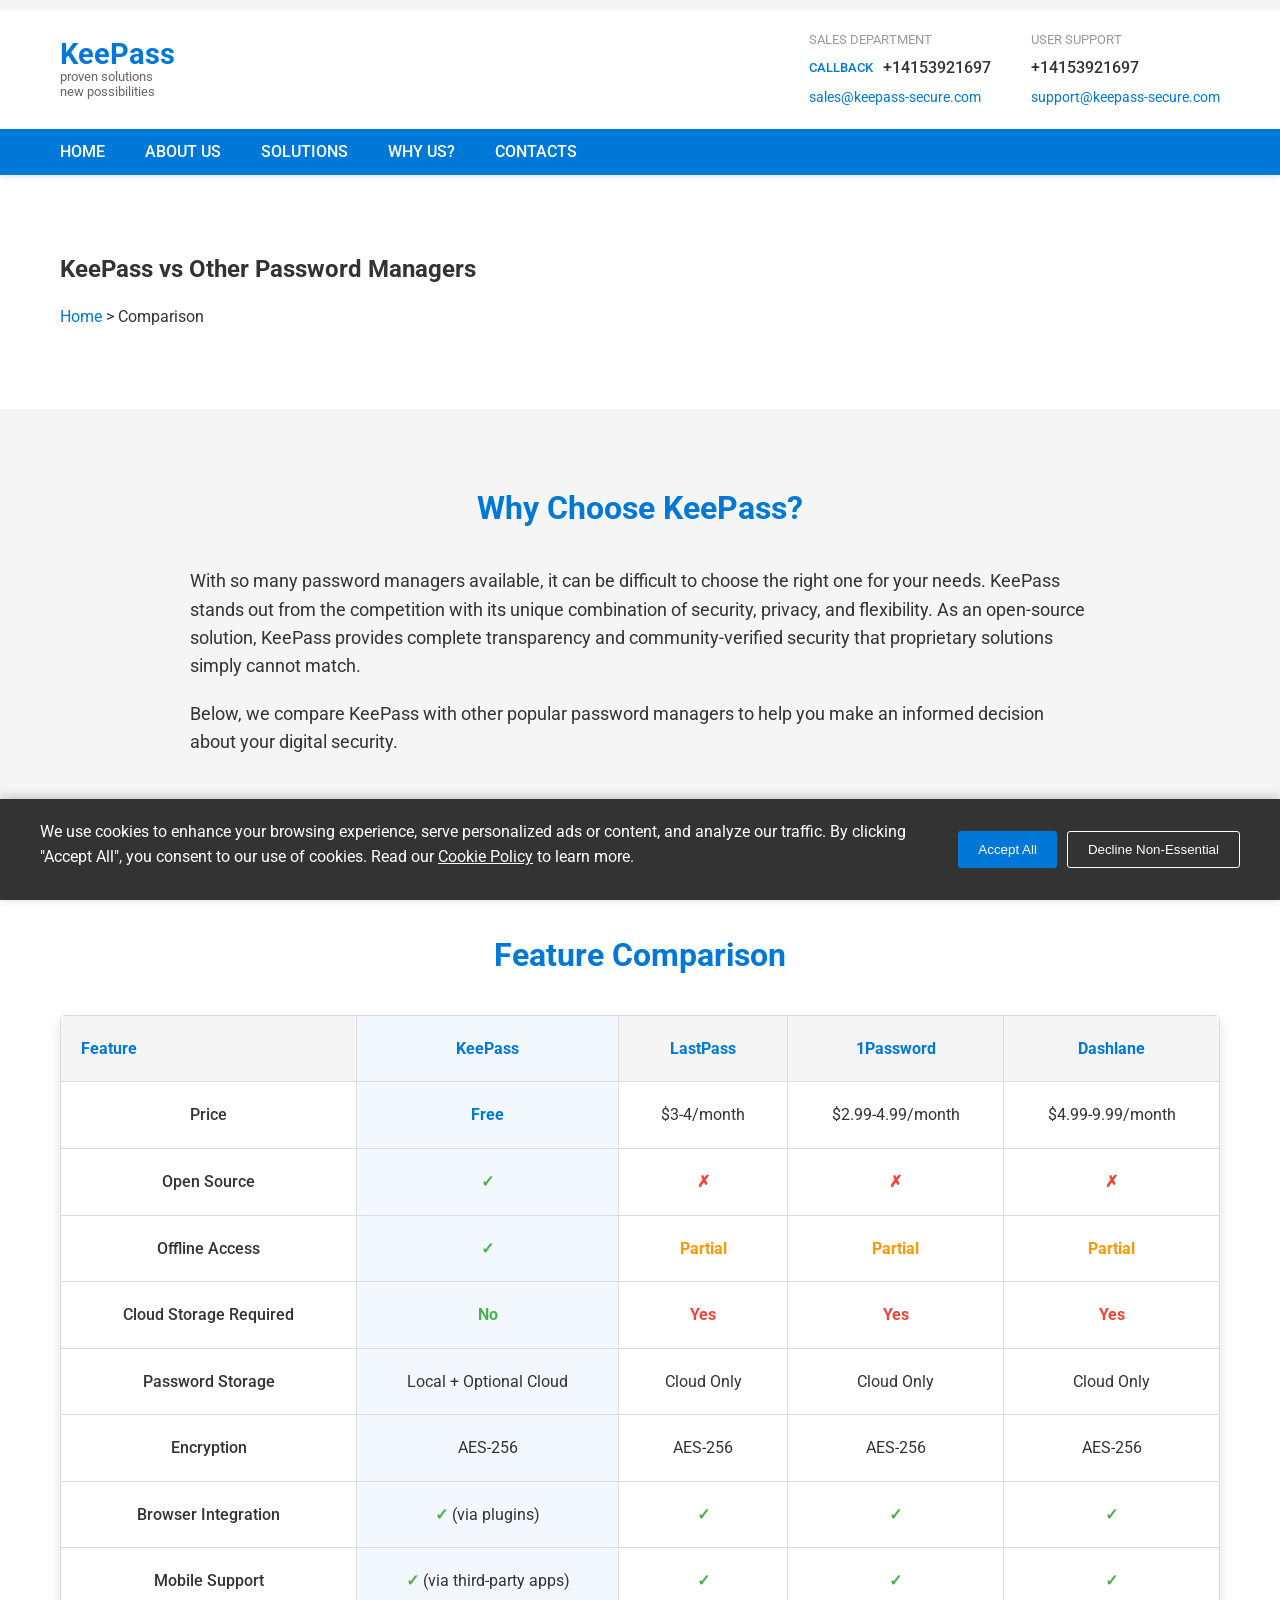
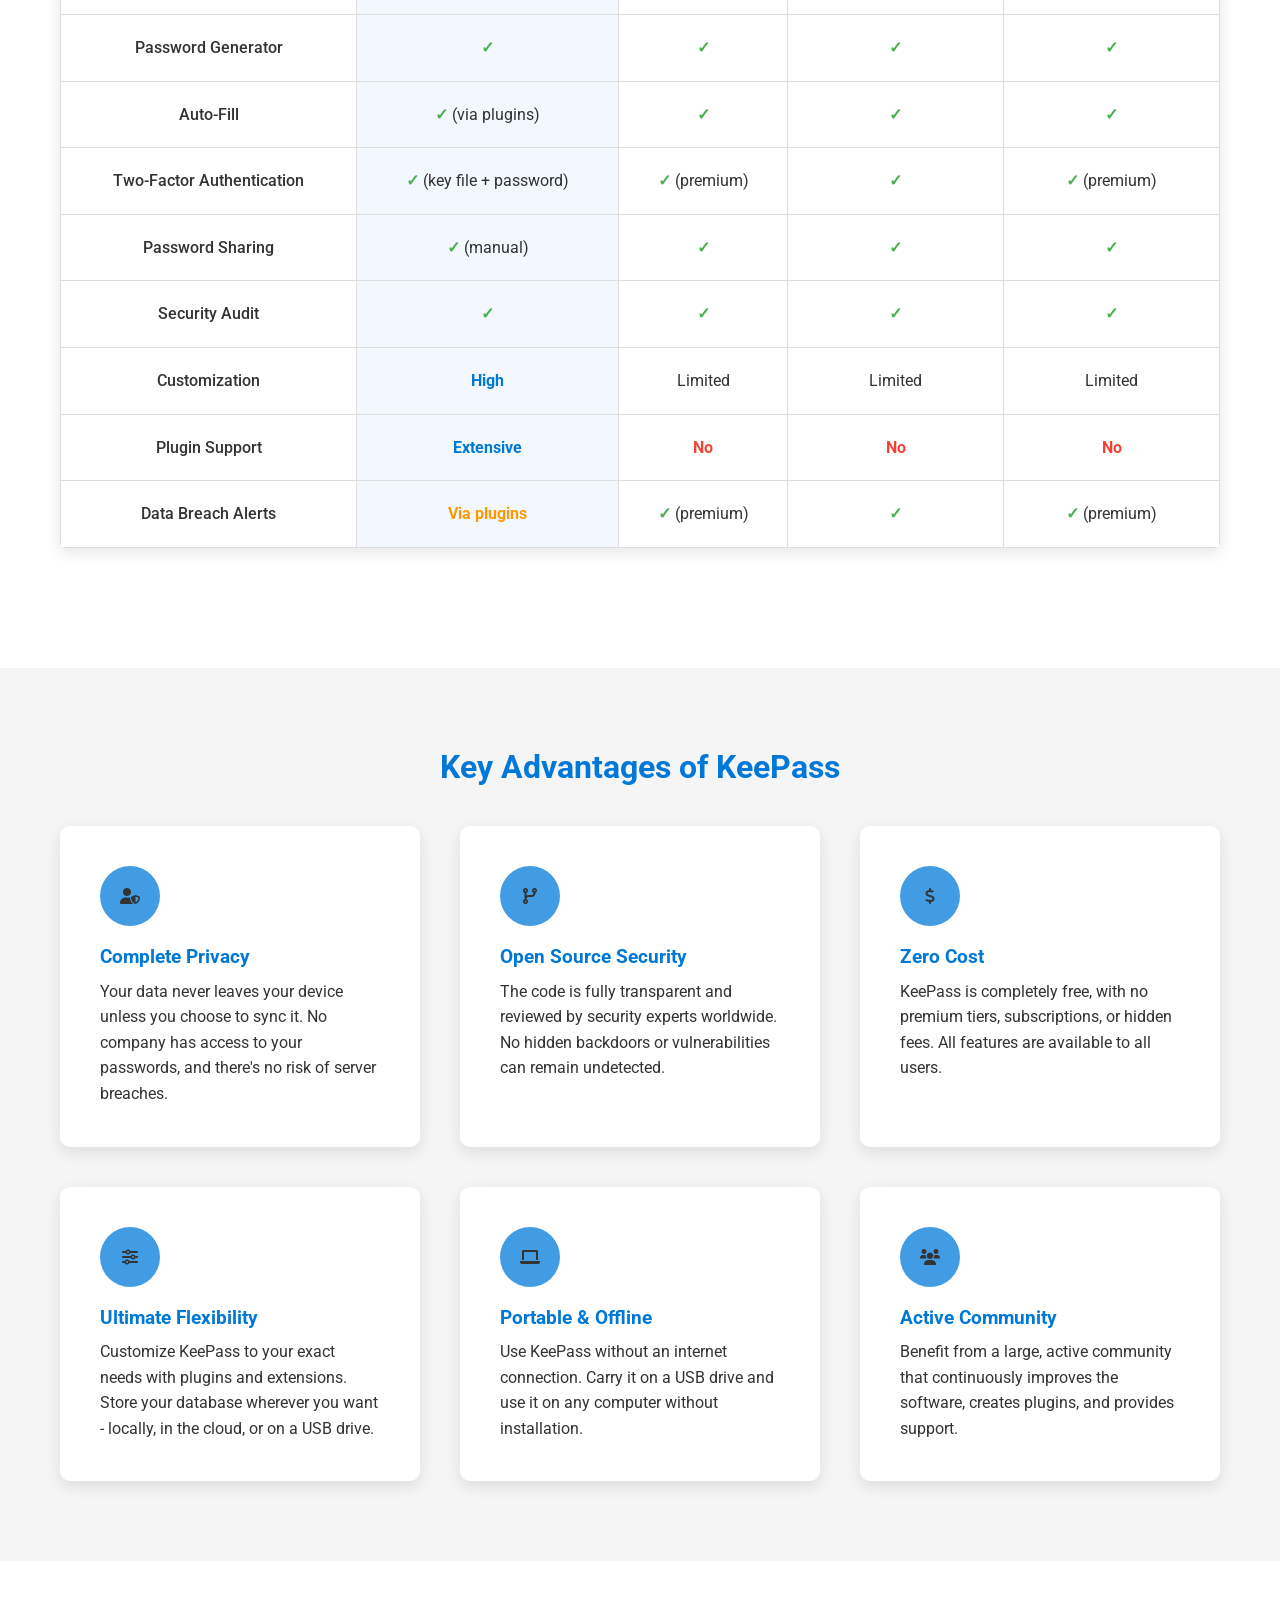
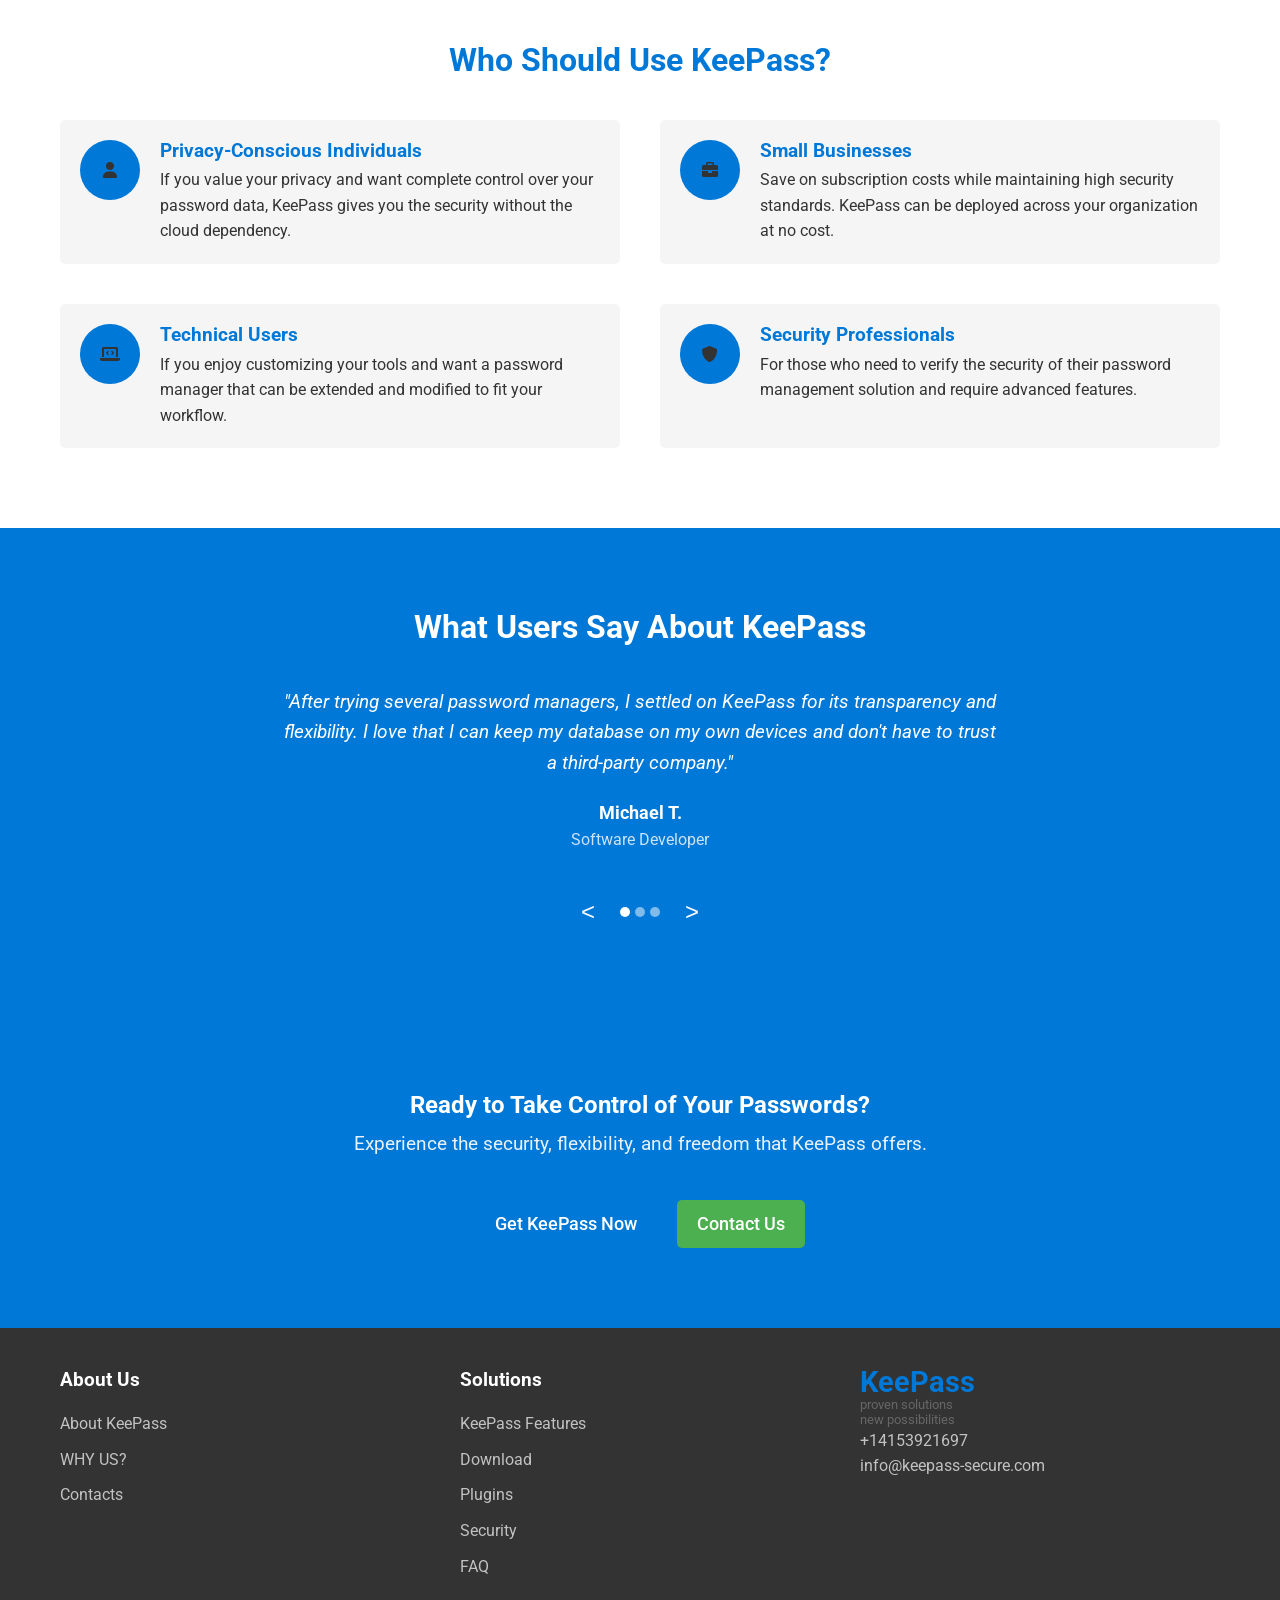
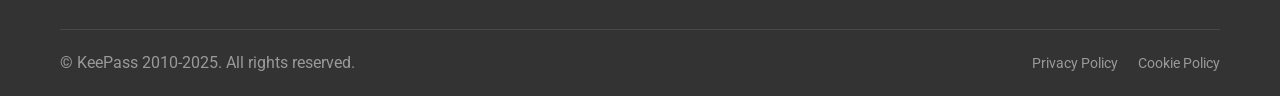
<file: comparison.html>
<!DOCTYPE html>
<html lang="en">
<head>
    <meta charset="UTF-8">
    <meta name="viewport" content="width=device-width, initial-scale=1.0">
    <title>KeePass vs Competitors | Password Manager Comparison</title>
    <meta name="description" content="Compare KeePass with other password managers. See how KeePass offers better security, privacy, and value compared to LastPass, 1Password, and other alternatives.">
    <meta name="keywords" content="KeePass, password manager comparison, LastPass vs KeePass, 1Password vs KeePass, Dashlane vs KeePass, free password manager, open source password manager">
    <meta name="robots" content="index, follow">
    <link rel="stylesheet" href="css/styles.css">
<link rel="icon" href="images/favicon.webp">
    <link rel="preconnect" href="https://fonts.googleapis.com">
    <link rel="preconnect" href="https://fonts.gstatic.com" crossorigin>
    <link href="https://fonts.googleapis.com/css2?family=Roboto:wght@300;400;500;700&display=swap" rel="stylesheet">
    <link rel="stylesheet" href="https://cdnjs.cloudflare.com/ajax/libs/font-awesome/5.15.4/css/all.min.css">
    <link rel="stylesheet" href="https://cdnjs.cloudflare.com/ajax/libs/font-awesome/6.0.0/css/all.min.css" integrity="sha512-9usAa10IRO0HhonpyAIVpjrylPvoDwiPUiKdWk5t3PyolY1cOd4DSE0Ga+ri4AuTroPR5aQvXU9xC6qOPnzFeg==" crossorigin="anonymous" referrerpolicy="no-referrer" />
</head>
<body>
<!-- Header Section -->
<header class="header">
    <div class="top-bar">
        <div class="container">
        </div>
    </div>
    <div class="main-header">
        <div class="container">
            <div class="header-content">
                <div class="logo">
                    <a href="index.html">
                        <div class="logo-text">
                            <span class="logo-name">KeePass</span>
                            <span class="logo-tagline">proven solutions<br>new possibilities</span>
                        </div>
                    </a>
                </div>
                <div class="header-contacts">
                    <div class="contact-block sales">
                        <div class="contact-label">SALES DEPARTMENT</div>
                        <div class="contact-phone">
                            <a href="tel:+18001234567" class="callback-link">CALLBACK</a>
                            <span>+14153921697</span>
                        </div>
                        <a href="mailto:sales@keepass-secure.com" class="contact-email">sales@keepass-secure.com</a>
                    </div>
                    <div class="contact-block support">
                        <div class="contact-label">USER SUPPORT</div>
                        <div class="contact-phone">+14153921697</div>
                        <a href="mailto:support@keepass-secure.com" class="contact-email">support@keepass-secure.com</a>
                    </div>
                </div>
            </div>
        </div>
    </div>
    <nav class="main-nav">
        <div class="container">
            <ul class="nav-list">
                <li><a href="index.html">HOME</a></li>
                <li><a href="about.html">ABOUT US</a></li>
                <li><a href="solutions.html">SOLUTIONS</a></li>
                <li><a href="comparison.html">WHY US?</a></li>
                <li><a href="contact.html">CONTACTS</a></li>
            </ul>
            <button class="mobile-menu-toggle">
                <span></span>
                <span></span>
                <span></span>
            </button>
        </div>
    </nav>
</header>

<!-- Page Banner -->
<section class="page-banner">
    <div class="container">
        <h1>KeePass vs Other Password Managers</h1>
        <div class="breadcrumbs">
            <a href="index.html">Home</a> &gt; <span>Comparison</span>
        </div>
    </div>
</section>

<!-- Introduction Section -->
<section class="introduction">
    <div class="container">
        <h2 class="section-title">Why Choose KeePass?</h2>
        <div class="section-content">
            <p>With so many password managers available, it can be difficult to choose the right one for your needs. KeePass stands out from the competition with its unique combination of security, privacy, and flexibility. As an open-source solution, KeePass provides complete transparency and community-verified security that proprietary solutions simply cannot match.</p>
            <p>Below, we compare KeePass with other popular password managers to help you make an informed decision about your digital security.</p>
        </div>
    </div>
</section>

<!-- Comparison Table Section -->
<section class="comparison-table">
    <div class="container">
        <h2 class="section-title">Feature Comparison</h2>

        <div class="table-container">
            <table class="comparison-grid">
                <thead>
                <tr>
                    <th class="feature-column">Feature</th>
                    <th class="keepass-column">
                        <span>KeePass</span>
                    </th>
                    <th>
                        <span>LastPass</span>
                    </th>
                    <th>
                        <span>1Password</span>
                    </th>
                    <th>
                        <span>Dashlane</span>
                    </th>
                </tr>
                </thead>
                <tbody>
                <tr>
                    <td class="feature-name">Price</td>
                    <td class="keepass-cell"><span class="highlight">Free</span></td>
                    <td>$3-4/month</td>
                    <td>$2.99-4.99/month</td>
                    <td>$4.99-9.99/month</td>
                </tr>
                <tr>
                    <td class="feature-name">Open Source</td>
                    <td class="keepass-cell"><span class="check">✓</span></td>
                    <td><span class="cross">✗</span></td>
                    <td><span class="cross">✗</span></td>
                    <td><span class="cross">✗</span></td>
                </tr>
                <tr>
                    <td class="feature-name">Offline Access</td>
                    <td class="keepass-cell"><span class="check">✓</span></td>
                    <td><span class="partial">Partial</span></td>
                    <td><span class="partial">Partial</span></td>
                    <td><span class="partial">Partial</span></td>
                </tr>
                <tr>
                    <td class="feature-name">Cloud Storage Required</td>
                    <td class="keepass-cell"><span class="check">No</span></td>
                    <td><span class="cross">Yes</span></td>
                    <td><span class="cross">Yes</span></td>
                    <td><span class="cross">Yes</span></td>
                </tr>
                <tr>
                    <td class="feature-name">Password Storage</td>
                    <td class="keepass-cell">Local + Optional Cloud</td>
                    <td>Cloud Only</td>
                    <td>Cloud Only</td>
                    <td>Cloud Only</td>
                </tr>
                <tr>
                    <td class="feature-name">Encryption</td>
                    <td class="keepass-cell">AES-256</td>
                    <td>AES-256</td>
                    <td>AES-256</td>
                    <td>AES-256</td>
                </tr>
                <tr>
                    <td class="feature-name">Browser Integration</td>
                    <td class="keepass-cell"><span class="check">✓</span> (via plugins)</td>
                    <td><span class="check">✓</span></td>
                    <td><span class="check">✓</span></td>
                    <td><span class="check">✓</span></td>
                </tr>
                <tr>
                    <td class="feature-name">Mobile Support</td>
                    <td class="keepass-cell"><span class="check">✓</span> (via third-party apps)</td>
                    <td><span class="check">✓</span></td>
                    <td><span class="check">✓</span></td>
                    <td><span class="check">✓</span></td>
                </tr>
                <tr>
                    <td class="feature-name">Password Generator</td>
                    <td class="keepass-cell"><span class="check">✓</span></td>
                    <td><span class="check">✓</span></td>
                    <td><span class="check">✓</span></td>
                    <td><span class="check">✓</span></td>
                </tr>
                <tr>
                    <td class="feature-name">Auto-Fill</td>
                    <td class="keepass-cell"><span class="check">✓</span> (via plugins)</td>
                    <td><span class="check">✓</span></td>
                    <td><span class="check">✓</span></td>
                    <td><span class="check">✓</span></td>
                </tr>
                <tr>
                    <td class="feature-name">Two-Factor Authentication</td>
                    <td class="keepass-cell"><span class="check">✓</span> (key file + password)</td>
                    <td><span class="check">✓</span> (premium)</td>
                    <td><span class="check">✓</span></td>
                    <td><span class="check">✓</span> (premium)</td>
                </tr>
                <tr>
                    <td class="feature-name">Password Sharing</td>
                    <td class="keepass-cell"><span class="check">✓</span> (manual)</td>
                    <td><span class="check">✓</span></td>
                    <td><span class="check">✓</span></td>
                    <td><span class="check">✓</span></td>
                </tr>
                <tr>
                    <td class="feature-name">Security Audit</td>
                    <td class="keepass-cell"><span class="check">✓</span></td>
                    <td><span class="check">✓</span></td>
                    <td><span class="check">✓</span></td>
                    <td><span class="check">✓</span></td>
                </tr>
                <tr>
                    <td class="feature-name">Customization</td>
                    <td class="keepass-cell"><span class="highlight">High</span></td>
                    <td>Limited</td>
                    <td>Limited</td>
                    <td>Limited</td>
                </tr>
                <tr>
                    <td class="feature-name">Plugin Support</td>
                    <td class="keepass-cell"><span class="highlight">Extensive</span></td>
                    <td><span class="cross">No</span></td>
                    <td><span class="cross">No</span></td>
                    <td><span class="cross">No</span></td>
                </tr>
                <tr>
                    <td class="feature-name">Data Breach Alerts</td>
                    <td class="keepass-cell"><span class="partial">Via plugins</span></td>
                    <td><span class="check">✓</span> (premium)</td>
                    <td><span class="check">✓</span></td>
                    <td><span class="check">✓</span> (premium)</td>
                </tr>
                </tbody>
            </table>
        </div>
    </div>
</section>

<!-- Key Advantages Section -->
<section class="key-advantages">
    <div class="container">
        <h2 class="section-title">Key Advantages of KeePass</h2>

        <div class="advantages-grid">
            <div class="advantage-card">
                <div class="advantage-icon">
                    <i class="fas fa-user-shield"></i>
                </div>
                <h3>Complete Privacy</h3>
                <p>Your data never leaves your device unless you choose to sync it. No company has access to your passwords, and there's no risk of server breaches.</p>
            </div>

            <div class="advantage-card">
                <div class="advantage-icon">
                    <i class="fas fa-code-branch"></i>
                </div>
                <h3>Open Source Security</h3>
                <p>The code is fully transparent and reviewed by security experts worldwide. No hidden backdoors or vulnerabilities can remain undetected.</p>
            </div>

            <div class="advantage-card">
                <div class="advantage-icon">
                    <i class="fas fa-dollar-sign"></i>
                </div>
                <h3>Zero Cost</h3>
                <p>KeePass is completely free, with no premium tiers, subscriptions, or hidden fees. All features are available to all users.</p>
            </div>

            <div class="advantage-card">
                <div class="advantage-icon">
                    <i class="fas fa-sliders-h"></i>
                </div>
                <h3>Ultimate Flexibility</h3>
                <p>Customize KeePass to your exact needs with plugins and extensions. Store your database wherever you want - locally, in the cloud, or on a USB drive.</p>
            </div>

            <div class="advantage-card">
                <div class="advantage-icon">
                    <i class="fas fa-laptop"></i>
                </div>
                <h3>Portable & Offline</h3>
                <p>Use KeePass without an internet connection. Carry it on a USB drive and use it on any computer without installation.</p>
            </div>

            <div class="advantage-card">
                <div class="advantage-icon">
                    <i class="fas fa-users"></i>
                </div>
                <h3>Active Community</h3>
                <p>Benefit from a large, active community that continuously improves the software, creates plugins, and provides support.</p>
            </div>
        </div>
    </div>
</section>

<!-- Use Cases Section -->
<section class="use-cases">
    <div class="container">
        <h2 class="section-title">Who Should Use KeePass?</h2>

        <div class="use-cases-grid">
            <div class="use-case">
                <div class="use-case-icon">
                    <i class="fas fa-user"></i>
                </div>
                <div class="use-case-content">
                    <h3>Privacy-Conscious Individuals</h3>
                    <p>If you value your privacy and want complete control over your password data, KeePass gives you the security without the cloud dependency.</p>
                </div>
            </div>

            <div class="use-case">
                <div class="use-case-icon">
                    <i class="fas fa-briefcase"></i>
                </div>
                <div class="use-case-content">
                    <h3>Small Businesses</h3>
                    <p>Save on subscription costs while maintaining high security standards. KeePass can be deployed across your organization at no cost.</p>
                </div>
            </div>

            <div class="use-case">
                <div class="use-case-icon">
                    <i class="fas fa-laptop-code"></i>
                </div>
                <div class="use-case-content">
                    <h3>Technical Users</h3>
                    <p>If you enjoy customizing your tools and want a password manager that can be extended and modified to fit your workflow.</p>
                </div>
            </div>

            <div class="use-case">
                <div class="use-case-icon">
                    <i class="fas fa-shield-alt"></i>
                </div>
                <div class="use-case-content">
                    <h3>Security Professionals</h3>
                    <p>For those who need to verify the security of their password management solution and require advanced features.</p>
                </div>
            </div>
        </div>
    </div>
</section>

<!-- Testimonials Section -->
<section class="testimonials">
    <div class="container">
        <h2 class="section-title">What Users Say About KeePass</h2>

        <div class="testimonials-slider">
            <div class="testimonial">
                <div class="testimonial-content">
                    "After trying several password managers, I settled on KeePass for its transparency and flexibility. I love that I can keep my database on my own devices and don't have to trust a third-party company."
                </div>
                <div class="testimonial-author">
                    <div class="author-name">Michael T.</div>
                    <div class="author-title">Software Developer</div>
                </div>
            </div>

            <div class="testimonial">
                <div class="testimonial-content">
                    "As a small business owner, KeePass has saved us thousands in subscription fees while providing enterprise-level security. The ability to customize it to our needs has been invaluable."
                </div>
                <div class="testimonial-author">
                    <div class="author-name">Sarah J.</div>
                    <div class="author-title">Small Business Owner</div>
                </div>
            </div>

            <div class="testimonial">
                <div class="testimonial-content">
                    "I've been using KeePass for over 10 years. It's reliable, secure, and constantly improving. The fact that it's open source gives me peace of mind that my passwords are truly secure."
                </div>
                <div class="testimonial-author">
                    <div class="author-name">David L.</div>
                    <div class="author-title">IT Security Consultant</div>
                </div>
            </div>

            <div class="testimonial-controls">
                <button class="testimonial-prev">&lt;</button>
                <div class="testimonial-dots">
                    <span class="dot active"></span>
                    <span class="dot"></span>
                    <span class="dot"></span>
                </div>
                <button class="testimonial-next">&gt;</button>
            </div>
        </div>
    </div>
</section>

<!-- CTA Section -->
<section class="cta-section">
    <div class="container">
        <h2>Ready to Take Control of Your Passwords?</h2>
        <p>Experience the security, flexibility, and freedom that KeePass offers.</p>
        <div class="cta-buttons">
            <a href="index.html#download" class="btn btn-primary">Get KeePass Now</a>
            <a href="contact.html" class="btn btn-secondary">Contact Us</a>
        </div>
    </div>
</section>

<!-- Footer -->
<footer class="footer">
    <div class="container">
        <div class="footer-content">
            <div class="footer-column">
                <h3>About Us</h3>
                <ul>
                    <li><a href="about.html">About KeePass</a></li>
                    <li><a href="comparison.html">WHY US?</a></li>
                    <li><a href="contact.html">Contacts</a></li>
                </ul>
            </div>

            <div class="footer-column">
                <h3>Solutions</h3>
                <ul>
                    <li><a href="index.html#features">KeePass Features</a></li>
                    <li><a href="index.html#download">Download</a></li>
                    <li><a href="index.html#plugins">Plugins</a></li>
                    <li><a href="index.html#security">Security</a></li>
                    <li><a href="contact.html">FAQ</a></li>
                </ul>
            </div>

            <div class="footer-column">
                <div class="logo">
                    <a href="index.html">
                        <div class="logo-text">
                            <span class="logo-name">KeePass</span>
                            <span class="logo-tagline">proven solutions<br>new possibilities</span>
                        </div>
                    </a>
                </div>
                <div class="footer-contact">
                    <p>+14153921697</p>
                    <p><a href="mailto:info@keepass-secure.com">info@keepass-secure.com</a></p>
                </div>
            </div>
        </div>

        <div class="footer-bottom">
            <div class="copyright">
                &copy; KeePass 2010-2025. All rights reserved.
            </div>
            <div class="footer-links">
                <a href="privacy-policy.html">Privacy Policy</a>
                <a href="cookie-policy.html">Cookie Policy</a>
            </div>
        </div>
    </div>
</footer>

<div class="cookie-consent" id="cookieConsent">
    <div class="cookie-consent-container">
        <div class="cookie-consent-text">
            <p>We use cookies to enhance your browsing experience, serve personalized ads or content, and analyze our traffic. By clicking "Accept All", you consent to our use of cookies. Read our <a href="cookie-policy.html">Cookie Policy</a> to learn more.</p>
        </div>
        <div class="cookie-consent-buttons">
            <button class="cookie-btn cookie-btn-accept" id="acceptCookies">Accept All</button>
            <button class="cookie-btn cookie-btn-decline" id="declineCookies">Decline Non-Essential</button>
        </div>
    </div>
</div>

<script src="js/main.js"></script>
</body>
</html>
</file>
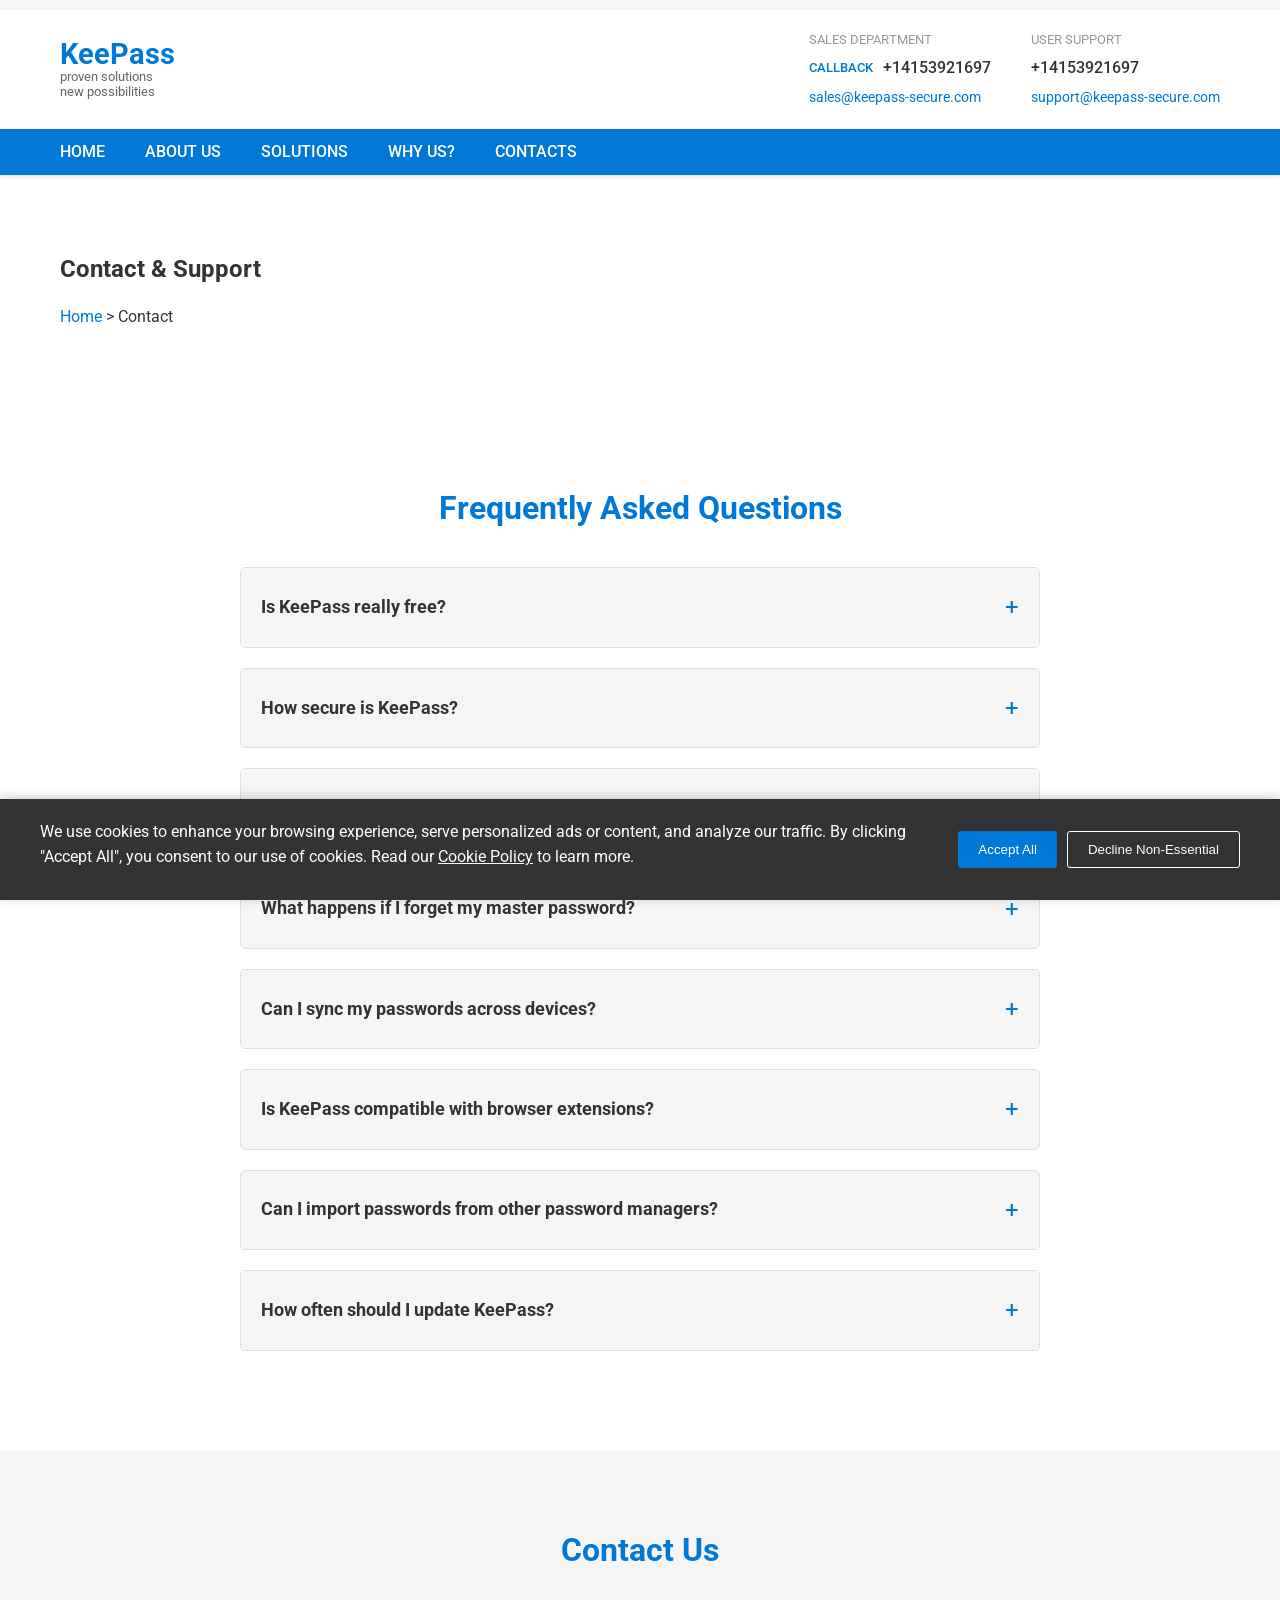
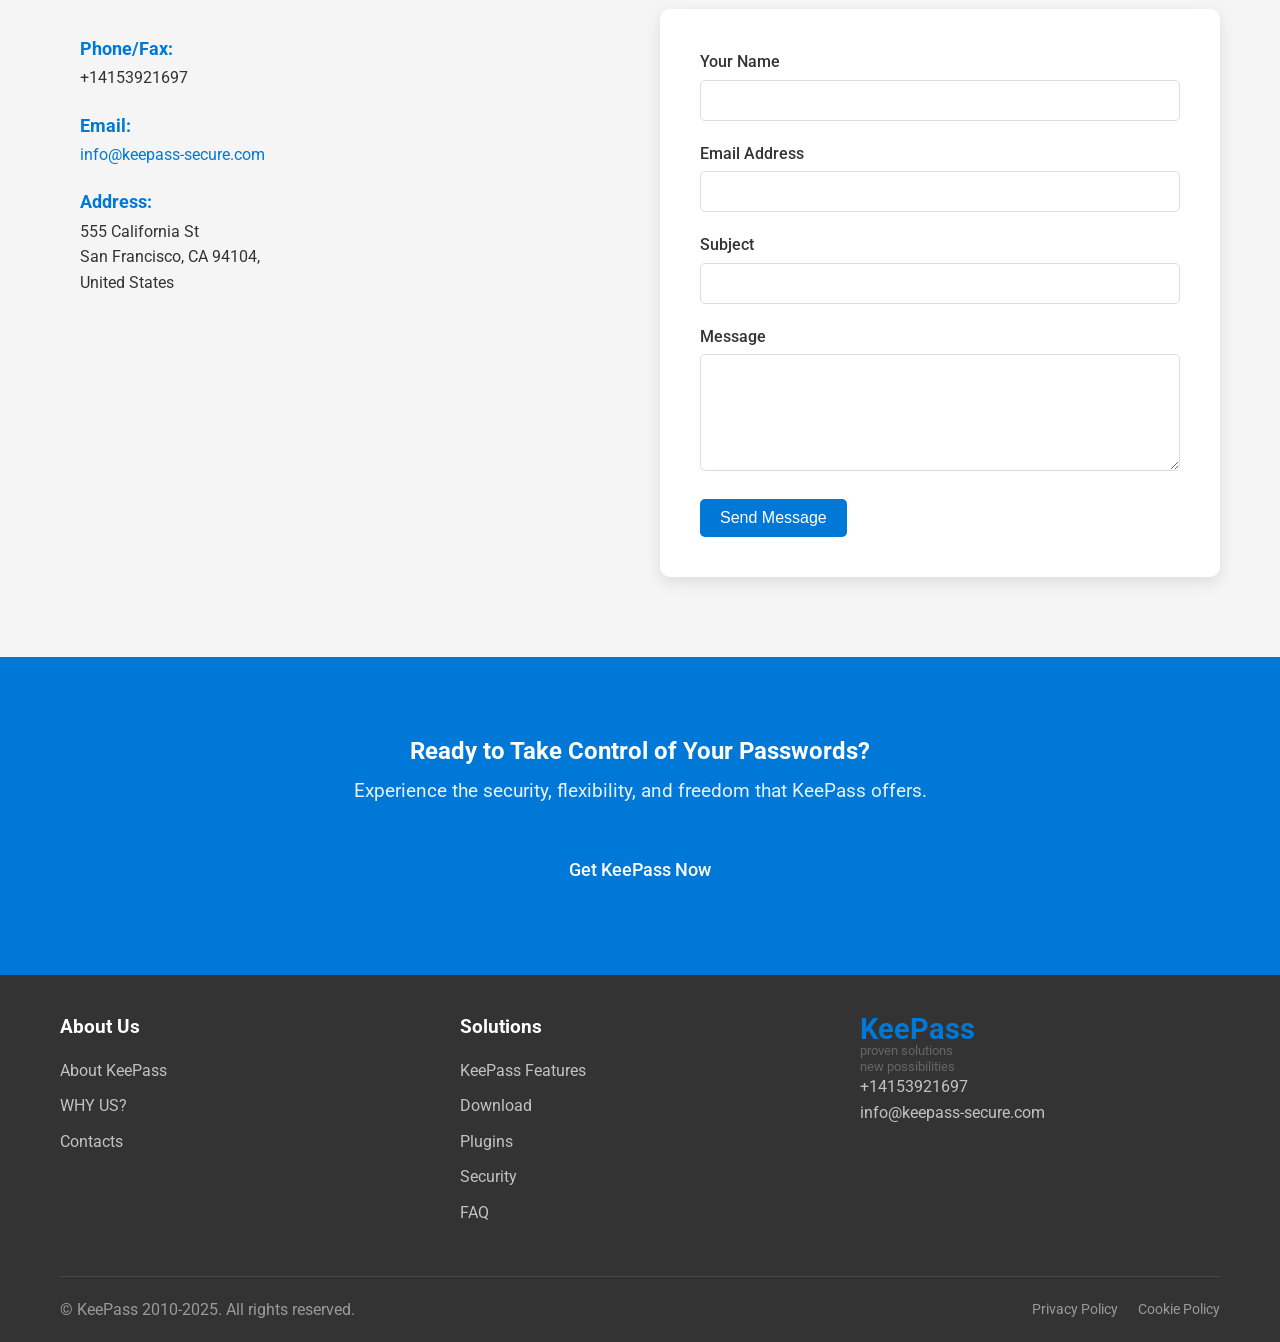
<file: contact.html>
<!DOCTYPE html>
<html lang="en">
<head>
    <meta charset="UTF-8">
    <meta name="viewport" content="width=device-width, initial-scale=1.0">
    <title>Contact Us - KeePass | Secure Password Management Solution</title>
    <meta name="description" content="Contact KeePass support team for assistance with password management. Find answers to frequently asked questions about KeePass security features.">
    <meta name="keywords" content="KeePass, password manager, contact, support, FAQ, security, encryption, password protection, US, professional services">
    <meta name="robots" content="index, follow">
    <link rel="stylesheet" href="css/styles.css">
<link rel="icon" href="images/favicon.webp">
    <link rel="preconnect" href="https://fonts.googleapis.com">
    <link rel="preconnect" href="https://fonts.gstatic.com" crossorigin>
    <link href="https://fonts.googleapis.com/css2?family=Roboto:wght@300;400;500;700&display=swap" rel="stylesheet">
</head>
<body>
<!-- Header Section -->
<header class="header">
    <div class="top-bar">
        <div class="container">
        </div>
    </div>
    <div class="main-header">
        <div class="container">
            <div class="header-content">
                <div class="logo">
                    <a href="index.html">
                        <div class="logo-text">
                            <span class="logo-name">KeePass</span>
                            <span class="logo-tagline">proven solutions<br>new possibilities</span>
                        </div>
                    </a>
                </div>
                <div class="header-contacts">
                    <div class="contact-block sales">
                        <div class="contact-label">SALES DEPARTMENT</div>
                        <div class="contact-phone">
                            <a href="tel:+18001234567" class="callback-link">CALLBACK</a>
                            <span>+14153921697</span>
                        </div>
                        <a href="mailto:sales@keepass-secure.com" class="contact-email">sales@keepass-secure.com</a>
                    </div>
                    <div class="contact-block support">
                        <div class="contact-label">USER SUPPORT</div>
                        <div class="contact-phone">+14153921697</div>
                        <a href="mailto:support@keepass-secure.com" class="contact-email">support@keepass-secure.com</a>
                    </div>
                </div>
            </div>
        </div>
    </div>
    <nav class="main-nav">
        <div class="container">
            <ul class="nav-list">
                <li><a href="index.html">HOME</a></li>
                <li><a href="about.html">ABOUT US</a></li>
                <li><a href="solutions.html">SOLUTIONS</a></li>
                <li><a href="comparison.html">WHY US?</a></li>
                <li><a href="contact.html">CONTACTS</a></li>
            </ul>
            <button class="mobile-menu-toggle">
                <span></span>
                <span></span>
                <span></span>
            </button>
        </div>
    </nav>
</header>

<!-- Page Banner -->
<section class="page-banner">
    <div class="container">
        <h1>Contact & Support</h1>
        <div class="breadcrumbs">
            <a href="index.html">Home</a> &gt; <span>Contact</span>
        </div>
    </div>
</section>

<!-- FAQ Section -->
<section class="faq" id="faq">
    <div class="container">
        <h2 class="section-title">Frequently Asked Questions</h2>

        <div class="faq-container">
            <div class="faq-item">
                <div class="faq-question">
                    <h3>Is KeePass really free?</h3>
                    <span class="faq-toggle">+</span>
                </div>
                <div class="faq-answer">
                    <p>Yes, KeePass is completely free and open-source software. There are no premium features, no subscriptions, and no hidden costs. It's developed by volunteers and supported by donations.</p>
                </div>
            </div>

            <div class="faq-item">
                <div class="faq-question">
                    <h3>How secure is KeePass?</h3>
                    <span class="faq-toggle">+</span>
                </div>
                <div class="faq-answer">
                    <p>KeePass uses AES-256 encryption, which is considered military-grade and is practically unbreakable with current technology. As long as you use a strong master password, your data is extremely secure.</p>
                </div>
            </div>

            <div class="faq-item">
                <div class="faq-question">
                    <h3>Can I use KeePass on my phone?</h3>
                    <span class="faq-toggle">+</span>
                </div>
                <div class="faq-answer">
                    <p>While KeePass itself is designed for Windows, there are several unofficial ports available for Android (like KeePassDX and KeePass2Android) and iOS (like KeePassium and Strongbox).</p>
                </div>
            </div>

            <div class="faq-item">
                <div class="faq-question">
                    <h3>What happens if I forget my master password?</h3>
                    <span class="faq-toggle">+</span>
                </div>
                <div class="faq-answer">
                    <p>If you forget your master password, there is no way to recover your database. This is a security feature, not a bug. It's recommended to create a backup of your database and store it securely, or use a key file in addition to your master password.</p>
                </div>
            </div>

            <div class="faq-item">
                <div class="faq-question">
                    <h3>Can I sync my passwords across devices?</h3>
                    <span class="faq-toggle">+</span>
                </div>
                <div class="faq-answer">
                    <p>Yes, you can store your KeePass database file in a cloud storage service like Dropbox, Google Drive, or OneDrive to sync it across devices. The database remains encrypted, so even if someone gains access to your cloud storage, they can't access your passwords without your master password.</p>
                </div>
            </div>

            <div class="faq-item">
                <div class="faq-question">
                    <h3>Is KeePass compatible with browser extensions?</h3>
                    <span class="faq-toggle">+</span>
                </div>
                <div class="faq-answer">
                    <p>Yes, there are several browser extensions that work with KeePass, such as KeePassXC-Browser, KeePassHttp, and chromeIPass. These extensions allow you to auto-fill login forms directly from your KeePass database.</p>
                </div>
            </div>

            <div class="faq-item">
                <div class="faq-question">
                    <h3>Can I import passwords from other password managers?</h3>
                    <span class="faq-toggle">+</span>
                </div>
                <div class="faq-answer">
                    <p>Yes, KeePass supports importing passwords from many other password managers and formats, including LastPass, 1Password, Dashlane, and browser password exports. You can find import plugins and detailed instructions on the official KeePass website.</p>
                </div>
            </div>

            <div class="faq-item">
                <div class="faq-question">
                    <h3>How often should I update KeePass?</h3>
                    <span class="faq-toggle">+</span>
                </div>
                <div class="faq-answer">
                    <p>It's recommended to keep KeePass updated to the latest version to ensure you have the most recent security patches and features. However, KeePass is very stable, and older versions remain secure as long as they're using strong encryption.</p>
                </div>
            </div>
        </div>
    </div>
</section>

<!-- Contact Section -->
<section class="contact" id="contacts">
    <div class="container">
        <h2 class="section-title">Contact Us</h2>

        <div class="contact-container">
            <div class="contact-info">
                <div class="contact-block">
                    <h3>Phone/Fax:</h3>
                    <p>+14153921697</p>
                </div>

                <div class="contact-block">
                    <h3>Email:</h3>
                    <p><a href="mailto:info@keepass-secure.com">info@keepass-secure.com</a></p>
                </div>

                <div class="contact-block">
                    <h3>Address:</h3>
                    <p>555 California St<br>San Francisco, CA 94104,<br>United States</p>
                </div>
            </div>

            <div class="contact-form">
                <form id="contactForm">
                    <div class="form-group">
                        <label for="name">Your Name</label>
                        <input type="text" id="name" name="name" required>
                    </div>

                    <div class="form-group">
                        <label for="email">Email Address</label>
                        <input type="email" id="email" name="email" required>
                    </div>

                    <div class="form-group">
                        <label for="subject">Subject</label>
                        <input type="text" id="subject" name="subject" required>
                    </div>

                    <div class="form-group">
                        <label for="message">Message</label>
                        <textarea id="message" name="message" rows="5" required></textarea>
                    </div>

                    <button type="submit" class="btn btn-primary">Send Message</button>
                </form>
            </div>
        </div>
    </div>
</section>

<!-- CTA Section -->
<section class="cta-section">
    <div class="container">
        <h2>Ready to Take Control of Your Passwords?</h2>
        <p>Experience the security, flexibility, and freedom that KeePass offers.</p>
        <div class="cta-buttons">
            <a href="index.html#download" class="btn btn-primary">Get KeePass Now</a>
        </div>
    </div>
</section>

<!-- Footer -->
<footer class="footer">
    <div class="container">
        <div class="footer-content">
            <div class="footer-column">
                <h3>About Us</h3>
                <ul>
                    <li><a href="about.html">About KeePass</a></li>
                    <li><a href="comparison.html">WHY US?</a></li>
                    <li><a href="contact.html">Contacts</a></li>
                </ul>
            </div>

            <div class="footer-column">
                <h3>Solutions</h3>
                <ul>
                    <li><a href="index.html#features">KeePass Features</a></li>
                    <li><a href="index.html#download">Download</a></li>
                    <li><a href="index.html#plugins">Plugins</a></li>
                    <li><a href="index.html#security">Security</a></li>
                    <li><a href="contact.html">FAQ</a></li>
                </ul>
            </div>

            <div class="footer-column">
                <div class="logo">
                    <a href="index.html">
                        <div class="logo-text">
                            <span class="logo-name">KeePass</span>
                            <span class="logo-tagline">proven solutions<br>new possibilities</span>
                        </div>
                    </a>
                </div>
                <div class="footer-contact">
                    <p>+14153921697</p>
                    <p><a href="mailto:info@keepass-secure.com">info@keepass-secure.com</a></p>
                </div>
            </div>
        </div>

        <div class="footer-bottom">
            <div class="copyright">
                &copy; KeePass 2010-2025. All rights reserved.
            </div>
            <div class="footer-links">
                <a href="privacy-policy.html">Privacy Policy</a>
                <a href="cookie-policy.html">Cookie Policy</a>
            </div>
        </div>
    </div>
</footer>

<div class="cookie-consent" id="cookieConsent">
    <div class="cookie-consent-container">
        <div class="cookie-consent-text">
            <p>We use cookies to enhance your browsing experience, serve personalized ads or content, and analyze our traffic. By clicking "Accept All", you consent to our use of cookies. Read our <a href="cookie-policy.html">Cookie Policy</a> to learn more.</p>
        </div>
        <div class="cookie-consent-buttons">
            <button class="cookie-btn cookie-btn-accept" id="acceptCookies">Accept All</button>
            <button class="cookie-btn cookie-btn-decline" id="declineCookies">Decline Non-Essential</button>
        </div>
    </div>
</div>

<script src="js/main.js"></script>
</body>
</html>
</file>
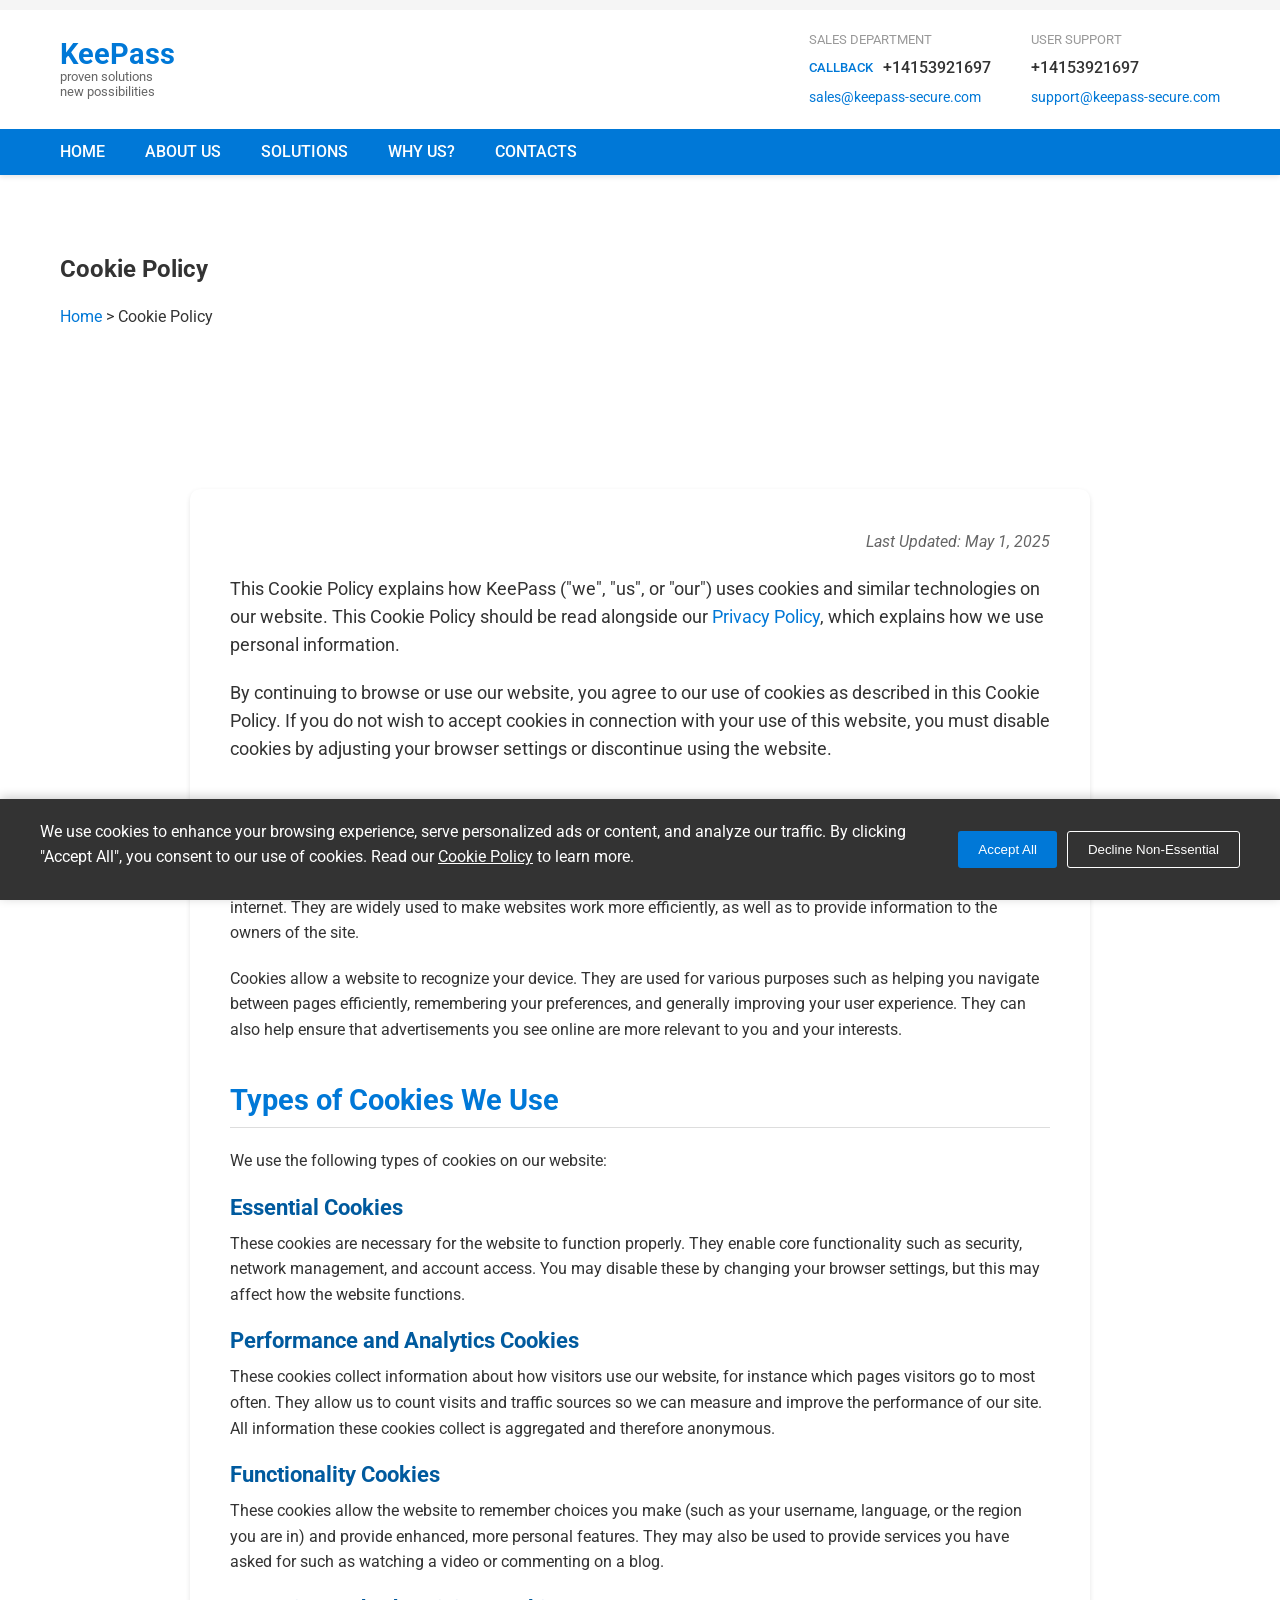
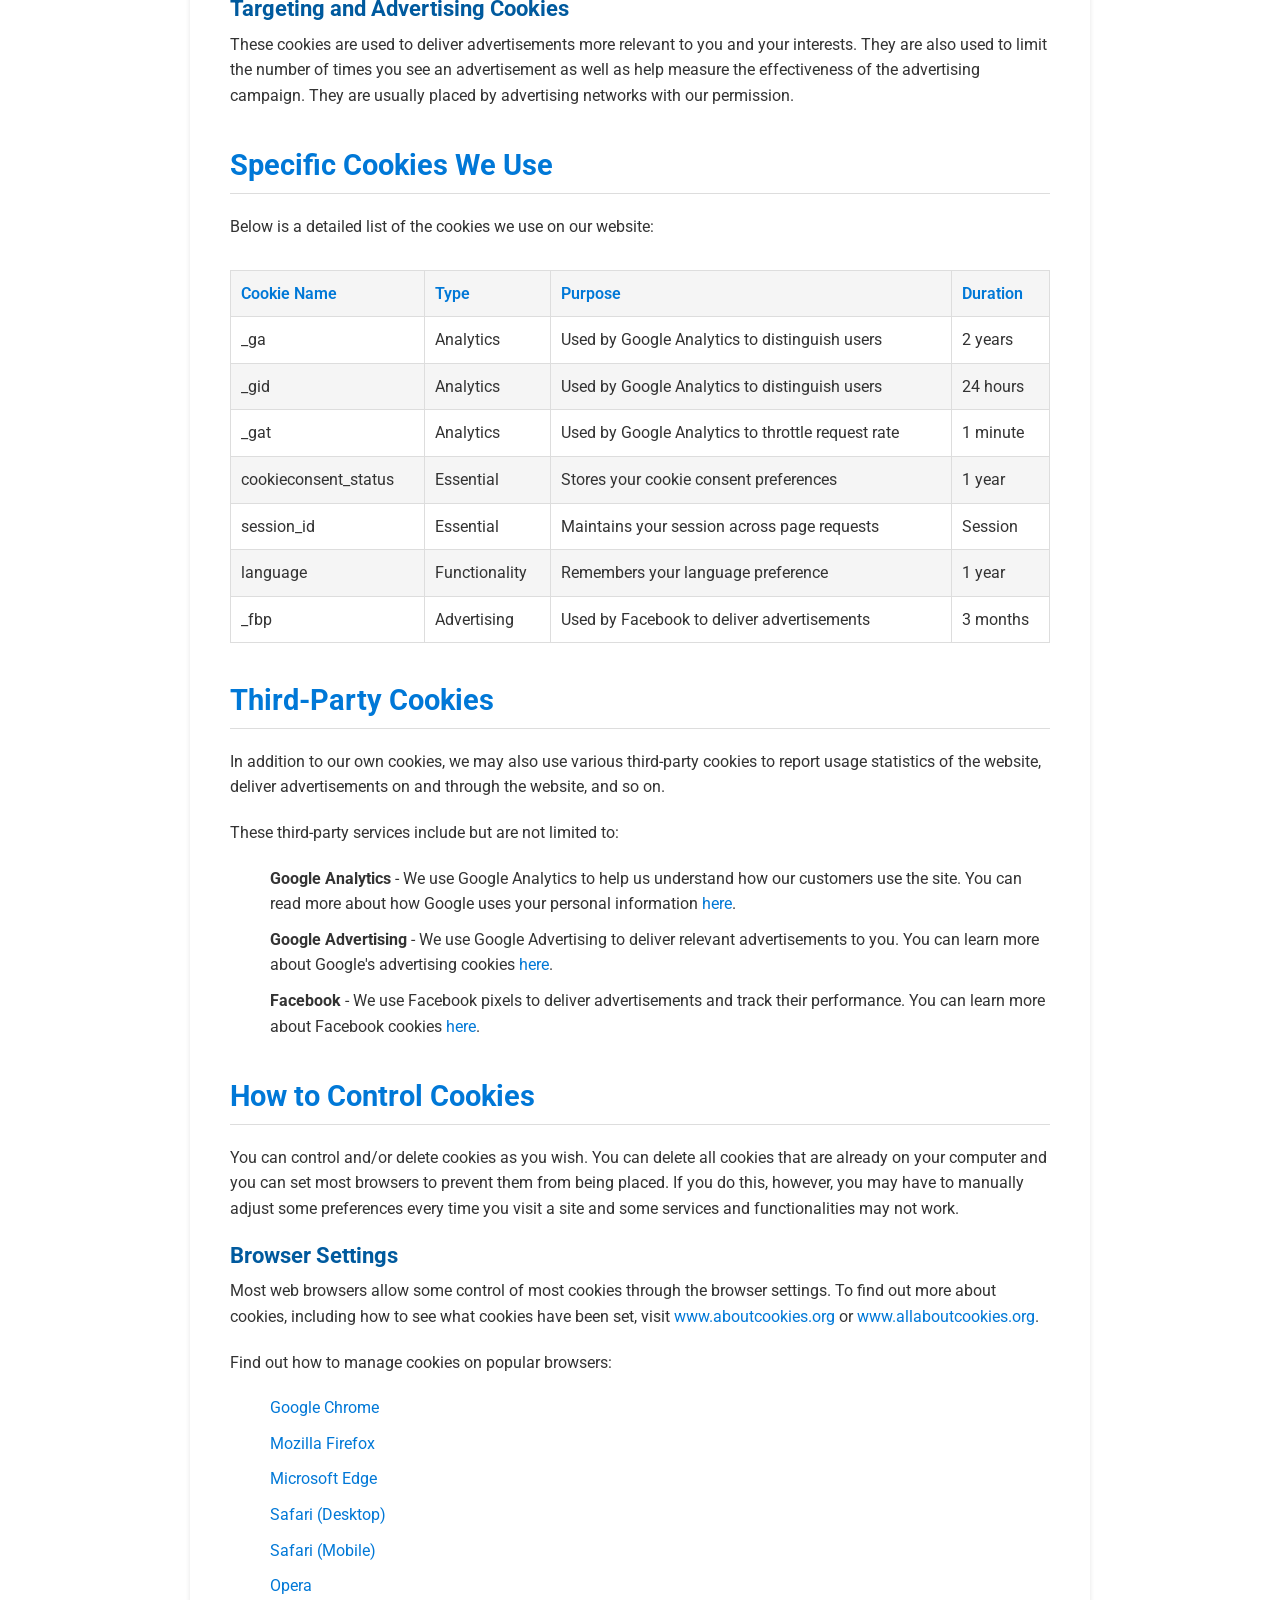
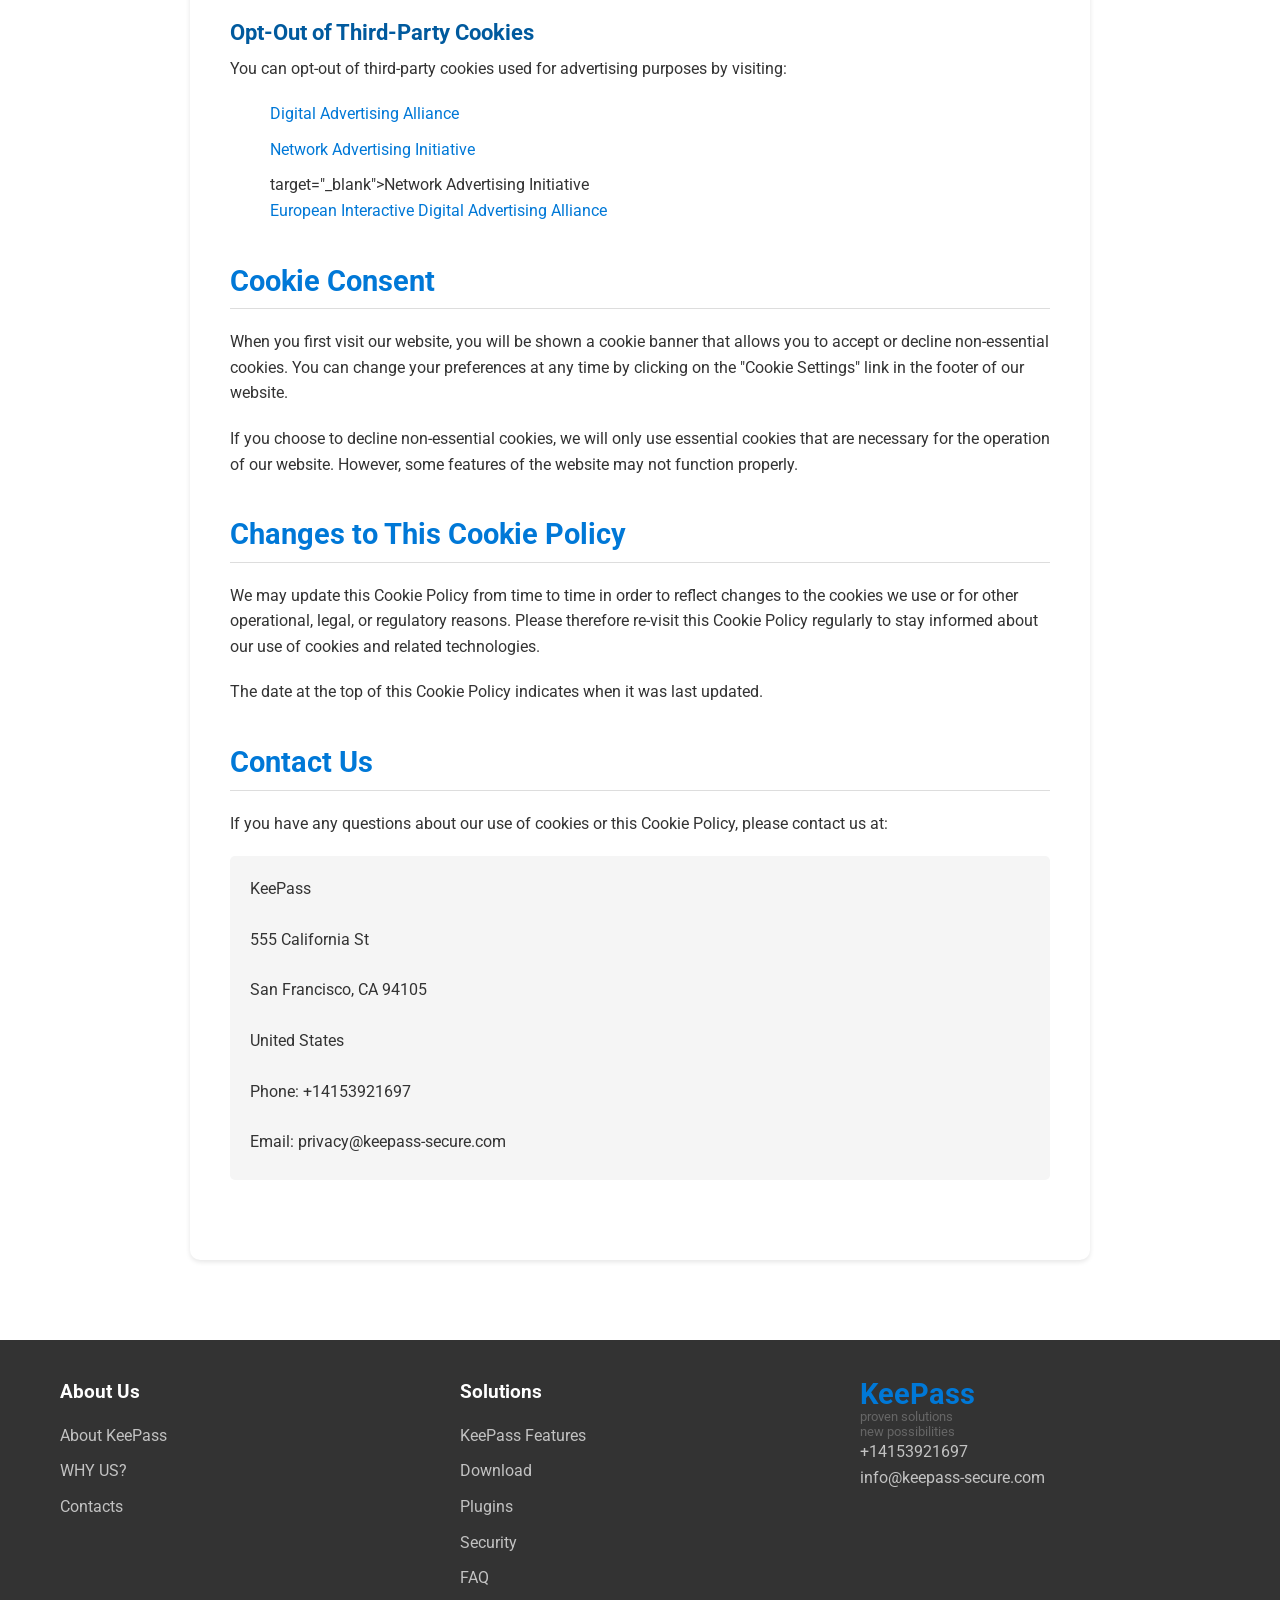
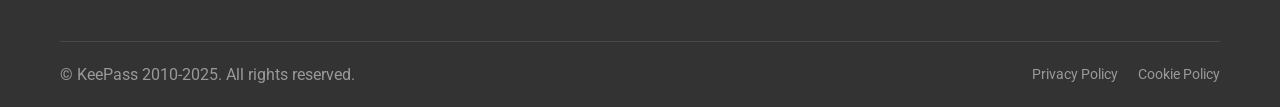
<file: cookie-policy.html>
<!DOCTYPE html>
<html lang="en">
<head>
    <meta charset="UTF-8">
    <meta name="viewport" content="width=device-width, initial-scale=1.0">
    <title>Cookie Policy | KeePass Password Manager</title>
    <meta name="description" content="KeePass Cookie Policy - Learn how we use cookies and similar technologies on our website.">
    <meta name="keywords" content="KeePass, password manager, cookie policy, cookies, tracking, privacy">
    <meta name="robots" content="index, follow">
    <link rel="stylesheet" href="css/styles.css">
<link rel="icon" href="images/favicon.webp">
    <link rel="preconnect" href="https://fonts.googleapis.com">
    <link rel="preconnect" href="https://fonts.gstatic.com" crossorigin>
    <link href="https://fonts.googleapis.com/css2?family=Roboto:wght@300;400;500;700&display=swap" rel="stylesheet">
    <!-- Font Awesome -->
    <link rel="stylesheet" href="https://cdnjs.cloudflare.com/ajax/libs/font-awesome/6.4.0/css/all.min.css">
</head>
<body>
<!-- Header Section -->
<header class="header">
    <div class="top-bar">
        <div class="container">
        </div>
    </div>
    <div class="main-header">
        <div class="container">
            <div class="header-content">
                <div class="logo">
                    <a href="index.html">
                        <div class="logo-text">
                            <span class="logo-name">KeePass</span>
                            <span class="logo-tagline">proven solutions<br>new possibilities</span>
                        </div>
                    </a>
                </div>
                <div class="header-contacts">
                    <div class="contact-block sales">
                        <div class="contact-label">SALES DEPARTMENT</div>
                        <div class="contact-phone">
                            <a href="tel:+18001234567" class="callback-link">CALLBACK</a>
                            <span>+14153921697</span>
                        </div>
                        <a href="mailto:sales@keepass-secure.com" class="contact-email">sales@keepass-secure.com</a>
                    </div>
                    <div class="contact-block support">
                        <div class="contact-label">USER SUPPORT</div>
                        <div class="contact-phone">+14153921697</div>
                        <a href="mailto:support@keepass-secure.com" class="contact-email">support@keepass-secure.com</a>
                    </div>
                </div>
            </div>
        </div>
    </div>
    <nav class="main-nav">
        <div class="container">
            <ul class="nav-list">
                <li><a href="index.html">HOME</a></li>
                <li><a href="about.html">ABOUT US</a></li>
                <li><a href="solutions.html">SOLUTIONS</a></li>
                <li><a href="comparison.html">WHY US?</a></li>
                <li><a href="contact.html">CONTACTS</a></li>
            </ul>
            <button class="mobile-menu-toggle">
                <span></span>
                <span></span>
                <span></span>
            </button>
        </div>
    </nav>
</header>

<!-- Page Banner -->
<section class="page-banner">
    <div class="container">
        <h1>Cookie Policy</h1>
        <div class="breadcrumbs">
            <a href="index.html">Home</a> &gt; <span>Cookie Policy</span>
        </div>
    </div>
</section>

<!-- Cookie Policy Content -->
<section class="policy-content">
    <div class="container">
        <div class="policy-container">
            <div class="policy-last-updated">
                <p>Last Updated: May 1, 2025</p>
            </div>

            <div class="policy-introduction">
                <p>This Cookie Policy explains how KeePass ("we", "us", or "our") uses cookies and similar technologies on our website. This Cookie Policy should be read alongside our <a href="privacy-policy.html">Privacy Policy</a>, which explains how we use personal information.</p>
                <p>By continuing to browse or use our website, you agree to our use of cookies as described in this Cookie Policy. If you do not wish to accept cookies in connection with your use of this website, you must disable cookies by adjusting your browser settings or discontinue using the website.</p>
            </div>

            <div class="policy-section">
                <h2>What Are Cookies?</h2>
                <p>Cookies are small text files that are placed on your computer, smartphone, or other device when you access the internet. They are widely used to make websites work more efficiently, as well as to provide information to the owners of the site.</p>
                <p>Cookies allow a website to recognize your device. They are used for various purposes such as helping you navigate between pages efficiently, remembering your preferences, and generally improving your user experience. They can also help ensure that advertisements you see online are more relevant to you and your interests.</p>
            </div>

            <div class="policy-section">
                <h2>Types of Cookies We Use</h2>
                <p>We use the following types of cookies on our website:</p>

                <h3>Essential Cookies</h3>
                <p>These cookies are necessary for the website to function properly. They enable core functionality such as security, network management, and account access. You may disable these by changing your browser settings, but this may affect how the website functions.</p>

                <h3>Performance and Analytics Cookies</h3>
                <p>These cookies collect information about how visitors use our website, for instance which pages visitors go to most often. They allow us to count visits and traffic sources so we can measure and improve the performance of our site. All information these cookies collect is aggregated and therefore anonymous.</p>

                <h3>Functionality Cookies</h3>
                <p>These cookies allow the website to remember choices you make (such as your username, language, or the region you are in) and provide enhanced, more personal features. They may also be used to provide services you have asked for such as watching a video or commenting on a blog.</p>

                <h3>Targeting and Advertising Cookies</h3>
                <p>These cookies are used to deliver advertisements more relevant to you and your interests. They are also used to limit the number of times you see an advertisement as well as help measure the effectiveness of the advertising campaign. They are usually placed by advertising networks with our permission.</p>
            </div>

            <div class="policy-section">
                <h2>Specific Cookies We Use</h2>
                <p>Below is a detailed list of the cookies we use on our website:</p>

                <div class="cookie-table-container">
                    <table class="cookie-table">
                        <thead>
                        <tr>
                            <th>Cookie Name</th>
                            <th>Type</th>
                            <th>Purpose</th>
                            <th>Duration</th>
                        </tr>
                        </thead>
                        <tbody>
                        <tr>
                            <td>_ga</td>
                            <td>Analytics</td>
                            <td>Used by Google Analytics to distinguish users</td>
                            <td>2 years</td>
                        </tr>
                        <tr>
                            <td>_gid</td>
                            <td>Analytics</td>
                            <td>Used by Google Analytics to distinguish users</td>
                            <td>24 hours</td>
                        </tr>
                        <tr>
                            <td>_gat</td>
                            <td>Analytics</td>
                            <td>Used by Google Analytics to throttle request rate</td>
                            <td>1 minute</td>
                        </tr>
                        <tr>
                            <td>cookieconsent_status</td>
                            <td>Essential</td>
                            <td>Stores your cookie consent preferences</td>
                            <td>1 year</td>
                        </tr>
                        <tr>
                            <td>session_id</td>
                            <td>Essential</td>
                            <td>Maintains your session across page requests</td>
                            <td>Session</td>
                        </tr>
                        <tr>
                            <td>language</td>
                            <td>Functionality</td>
                            <td>Remembers your language preference</td>
                            <td>1 year</td>
                        </tr>
                        <tr>
                            <td>_fbp</td>
                            <td>Advertising</td>
                            <td>Used by Facebook to deliver advertisements</td>
                            <td>3 months</td>
                        </tr>
                        </tbody>
                    </table>
                </div>
            </div>

            <div class="policy-section">
                <h2>Third-Party Cookies</h2>
                <p>In addition to our own cookies, we may also use various third-party cookies to report usage statistics of the website, deliver advertisements on and through the website, and so on.</p>
                <p>These third-party services include but are not limited to:</p>
                <ul>
                    <li><strong>Google Analytics</strong> - We use Google Analytics to help us understand how our customers use the site. You can read more about how Google uses your personal information <a href="https://www.google.com/intl/en/policies/privacy/" target="_blank">here</a>.</li>
                    <li><strong>Google Advertising</strong> - We use Google Advertising to deliver relevant advertisements to you. You can learn more about Google's advertising cookies <a href="https://policies.google.com/technologies/ads" target="_blank">here</a>.</li>
                    <li><strong>Facebook</strong> - We use Facebook pixels to deliver advertisements and track their performance. You can learn more about Facebook cookies <a href="https://www.facebook.com/policies/cookies/" target="_blank">here</a>.</li>
                </ul>
            </div>

            <div class="policy-section">
                <h2>How to Control Cookies</h2>
                <p>You can control and/or delete cookies as you wish. You can delete all cookies that are already on your computer and you can set most browsers to prevent them from being placed. If you do this, however, you may have to manually adjust some preferences every time you visit a site and some services and functionalities may not work.</p>

                <h3>Browser Settings</h3>
                <p>Most web browsers allow some control of most cookies through the browser settings. To find out more about cookies, including how to see what cookies have been set, visit <a href="https://www.aboutcookies.org/" target="_blank">www.aboutcookies.org</a> or <a href="https://www.allaboutcookies.org/" target="_blank">www.allaboutcookies.org</a>.</p>
                <p>Find out how to manage cookies on popular browsers:</p>
                <ul>
                    <li><a href="https://support.google.com/accounts/answer/61416" target="_blank">Google Chrome</a></li>
                    <li><a href="https://support.mozilla.org/en-US/kb/enhanced-tracking-protection-firefox-desktop" target="_blank">Mozilla Firefox</a></li>
                    <li><a href="https://support.microsoft.com/en-us/windows/microsoft-edge-browsing-data-and-privacy-bb8174ba-9d73-dcf2-9b4a-c582b4e640dd" target="_blank">Microsoft Edge</a></li>
                    <li><a href="https://support.apple.com/en-us/HT201265" target="_blank">Safari (Desktop)</a></li>
                    <li><a href="https://support.apple.com/en-us/HT201265" target="_blank">Safari (Mobile)</a></li>
                    <li><a href="https://help.opera.com/en/latest/web-preferences/" target="_blank">Opera</a></li>
                </ul>

                <h3>Opt-Out of Third-Party Cookies</h3>
                <p>You can opt-out of third-party cookies used for advertising purposes by visiting:</p>
                <ul>
                    <li><a href="http://www.aboutads.info/choices/" target="_blank">Digital Advertising Alliance</a></li>
                    <li><a href="https://www.networkadvertising.org/choices/" target="_blank">Network Advertising Initiative</a></li>
                    target="_blank">Network Advertising Initiative</a></li>
                    <li><a href="https://www.youronlinechoices.com/" target="_blank">European Interactive Digital Advertising Alliance</a></li>
                </ul>
            </div>

            <div class="policy-section">
                <h2>Cookie Consent</h2>
                <p>When you first visit our website, you will be shown a cookie banner that allows you to accept or decline non-essential cookies. You can change your preferences at any time by clicking on the "Cookie Settings" link in the footer of our website.</p>
                <p>If you choose to decline non-essential cookies, we will only use essential cookies that are necessary for the operation of our website. However, some features of the website may not function properly.</p>
            </div>

            <div class="policy-section">
                <h2>Changes to This Cookie Policy</h2>
                <p>We may update this Cookie Policy from time to time in order to reflect changes to the cookies we use or for other operational, legal, or regulatory reasons. Please therefore re-visit this Cookie Policy regularly to stay informed about our use of cookies and related technologies.</p>
                <p>The date at the top of this Cookie Policy indicates when it was last updated.</p>
            </div>

            <div class="policy-section">
                <h2>Contact Us</h2>
                <p>If you have any questions about our use of cookies or this Cookie Policy, please contact us at:</p>
                <div class="contact-info">
                    <p>KeePass</p>
                    <p>555 California St</p>
                    <p>San Francisco, CA 94105</p>
                    <p>United States</p>
                    <p>Phone: +14153921697</p>
                    <p>Email: privacy@keepass-secure.com</p>
                </div>
            </div>
        </div>
    </div>
</section>

<!-- Footer -->
<footer class="footer">
    <div class="container">
        <div class="footer-content">
            <div class="footer-column">
                <h3>About Us</h3>
                <ul>
                    <li><a href="about.html">About KeePass</a></li>
                    <li><a href="comparison.html">WHY US?</a></li>
                    <li><a href="contact.html">Contacts</a></li>
                </ul>
            </div>

            <div class="footer-column">
                <h3>Solutions</h3>
                <ul>
                    <li><a href="index.html#features">KeePass Features</a></li>
                    <li><a href="index.html#download">Download</a></li>
                    <li><a href="index.html#plugins">Plugins</a></li>
                    <li><a href="index.html#security">Security</a></li>
                    <li><a href="contact.html">FAQ</a></li>
                </ul>
            </div>

            <div class="footer-column">
                <div class="logo">
                    <a href="index.html">
                        <div class="logo-text">
                            <span class="logo-name">KeePass</span>
                            <span class="logo-tagline">proven solutions<br>new possibilities</span>
                        </div>
                    </a>
                </div>
                <div class="footer-contact">
                    <p>+14153921697</p>
                    <p><a href="mailto:info@keepass-secure.com">info@keepass-secure.com</a></p>
                </div>
            </div>
        </div>

        <div class="footer-bottom">
            <div class="copyright">
                &copy; KeePass 2010-2025. All rights reserved.
            </div>
            <div class="footer-links">
                <a href="privacy-policy.html">Privacy Policy</a>
                <a href="cookie-policy.html">Cookie Policy</a>
            </div>
        </div>
    </div>
</footer>

<div class="cookie-consent" id="cookieConsent">
    <div class="cookie-consent-container">
        <div class="cookie-consent-text">
            <p>We use cookies to enhance your browsing experience, serve personalized ads or content, and analyze our traffic. By clicking "Accept All", you consent to our use of cookies. Read our <a href="cookie-policy.html">Cookie Policy</a> to learn more.</p>
        </div>
        <div class="cookie-consent-buttons">
            <button class="cookie-btn cookie-btn-accept" id="acceptCookies">Accept All</button>
            <button class="cookie-btn cookie-btn-decline" id="declineCookies">Decline Non-Essential</button>
        </div>
    </div>
</div>

<script src="js/main.js"></script>
</body>
</html>
</file>
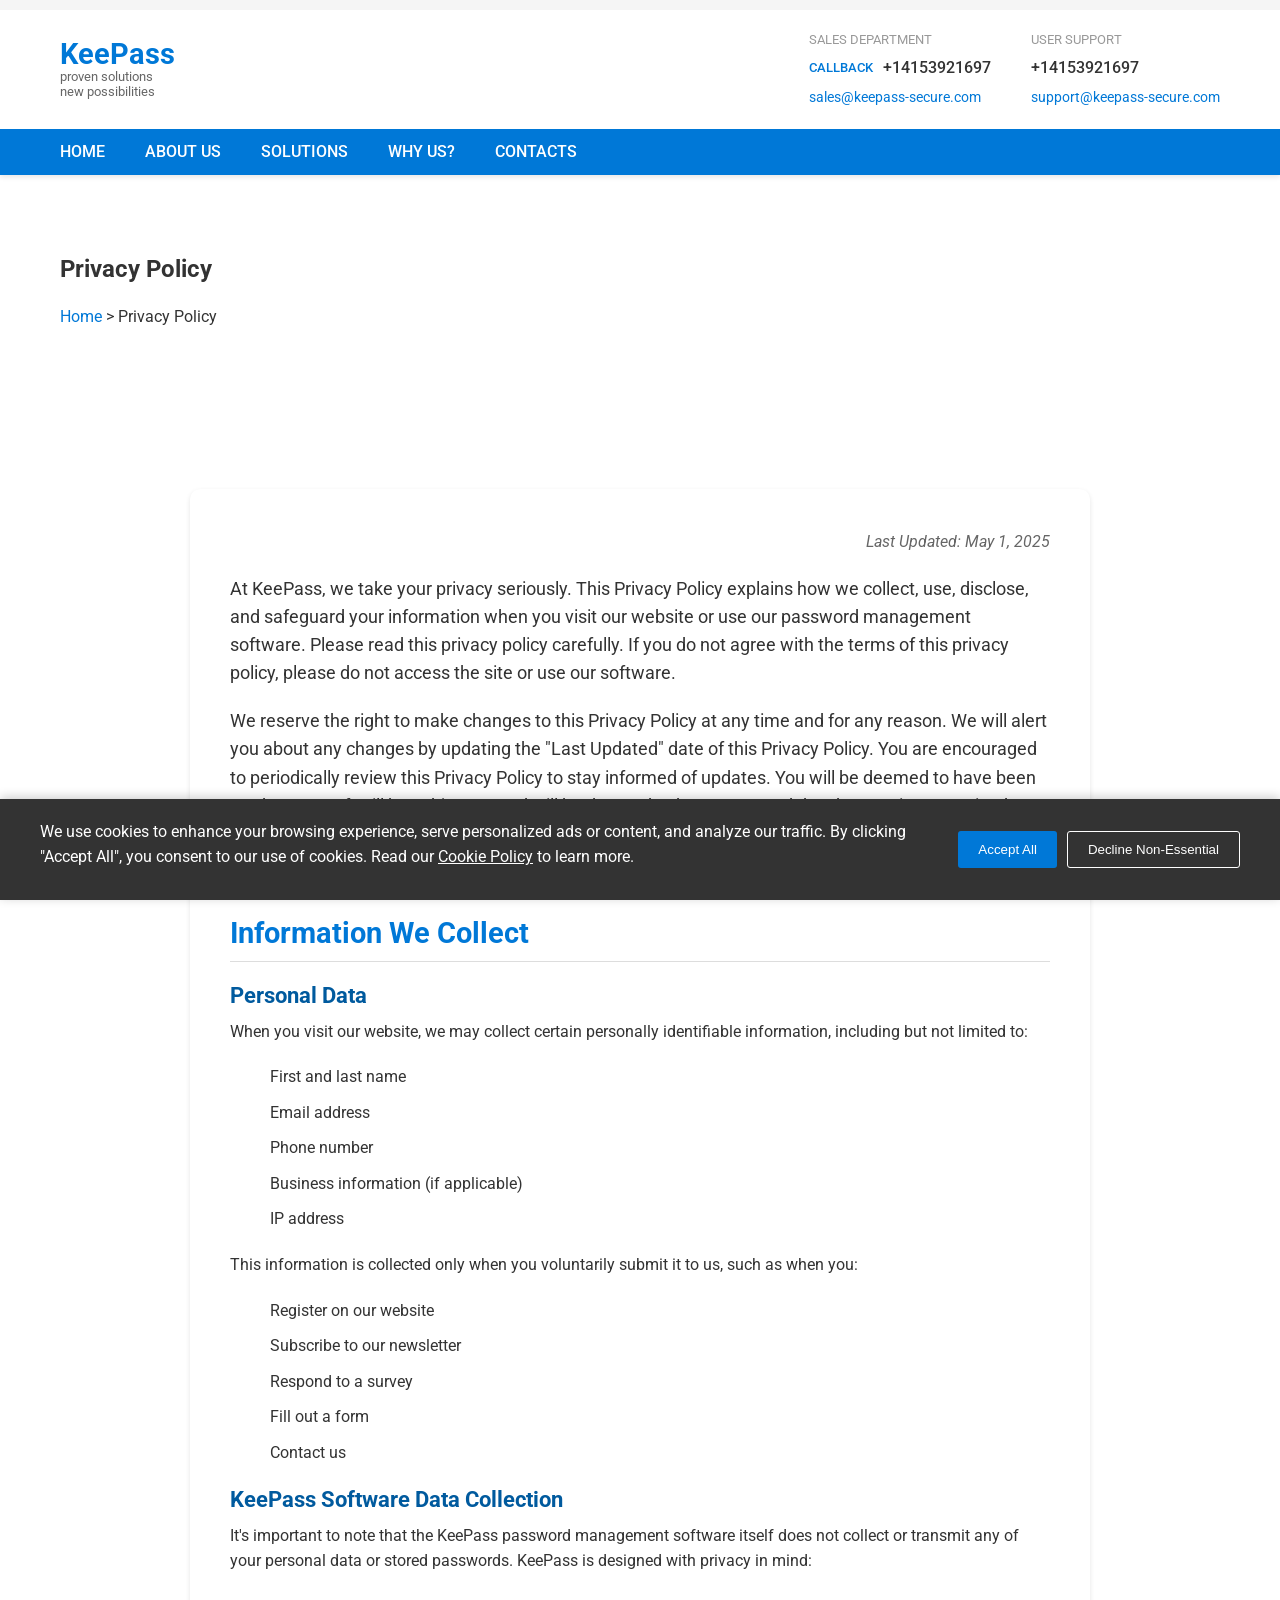
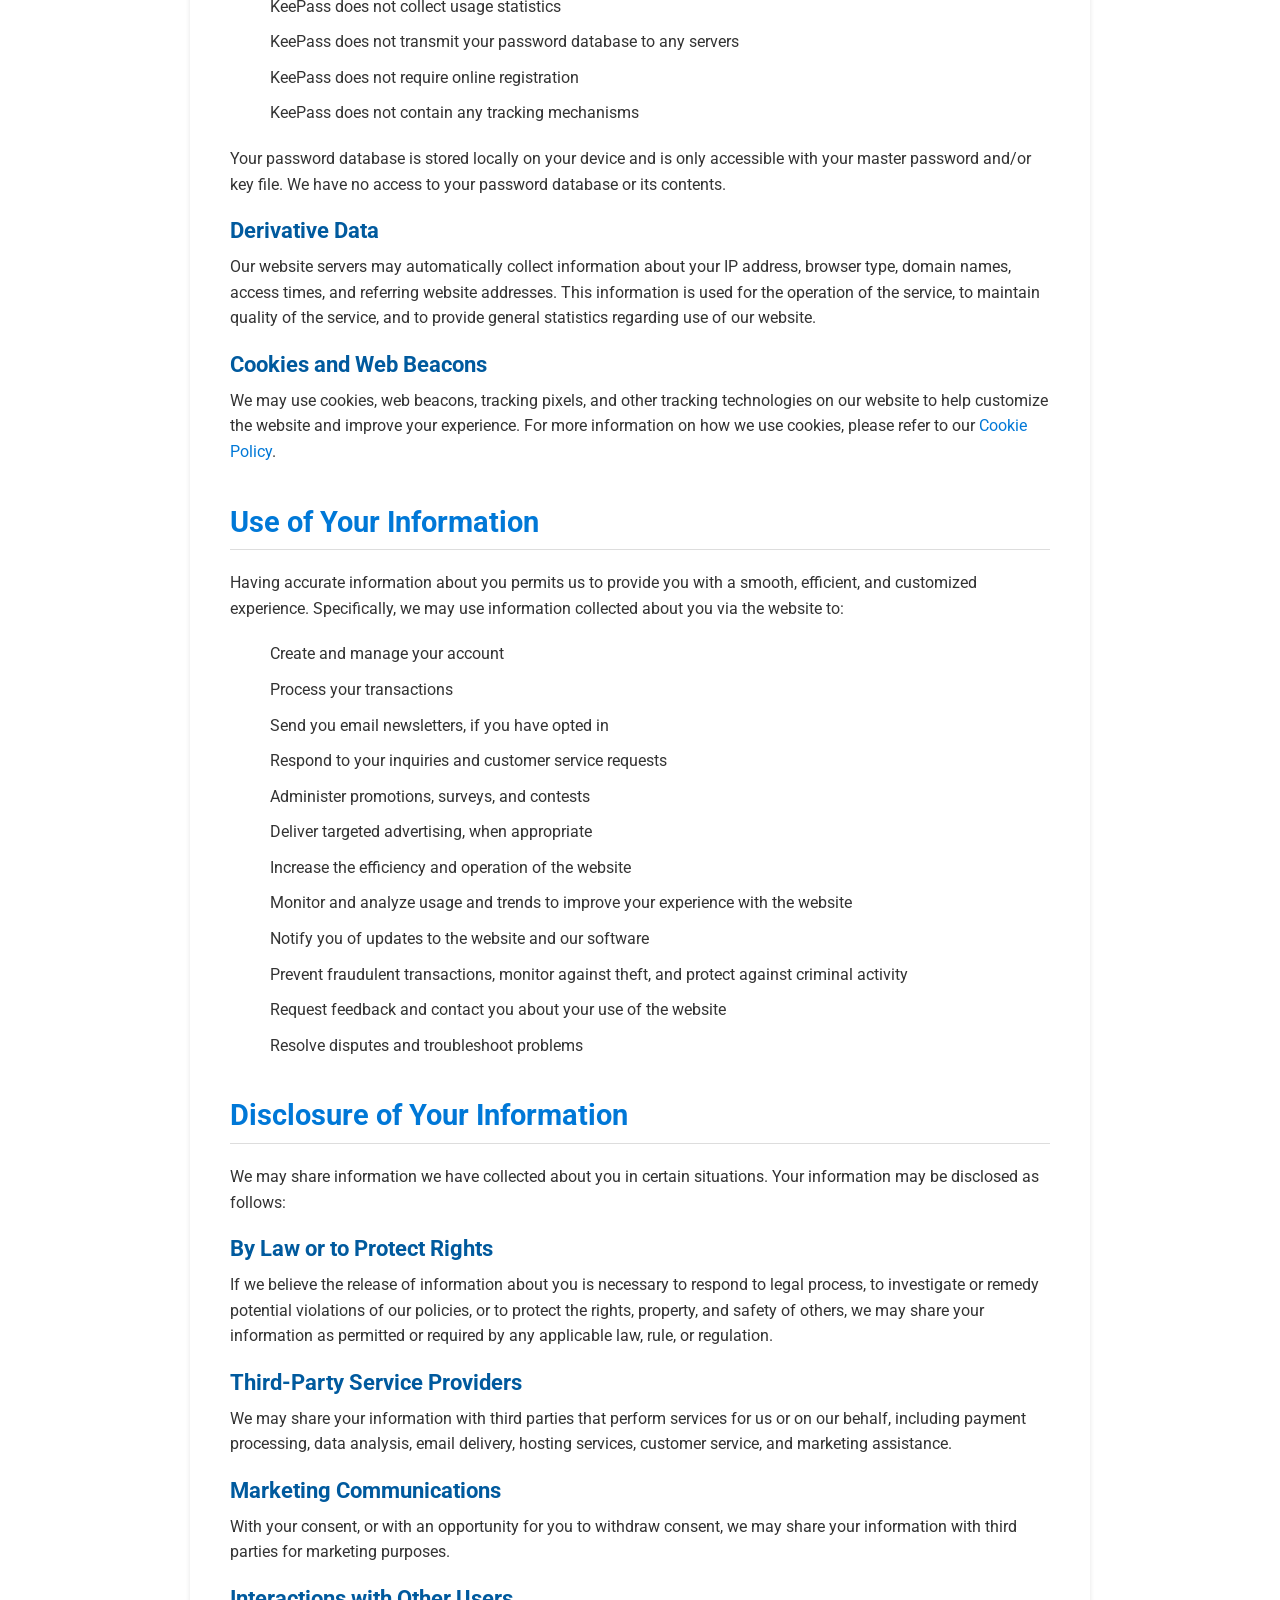
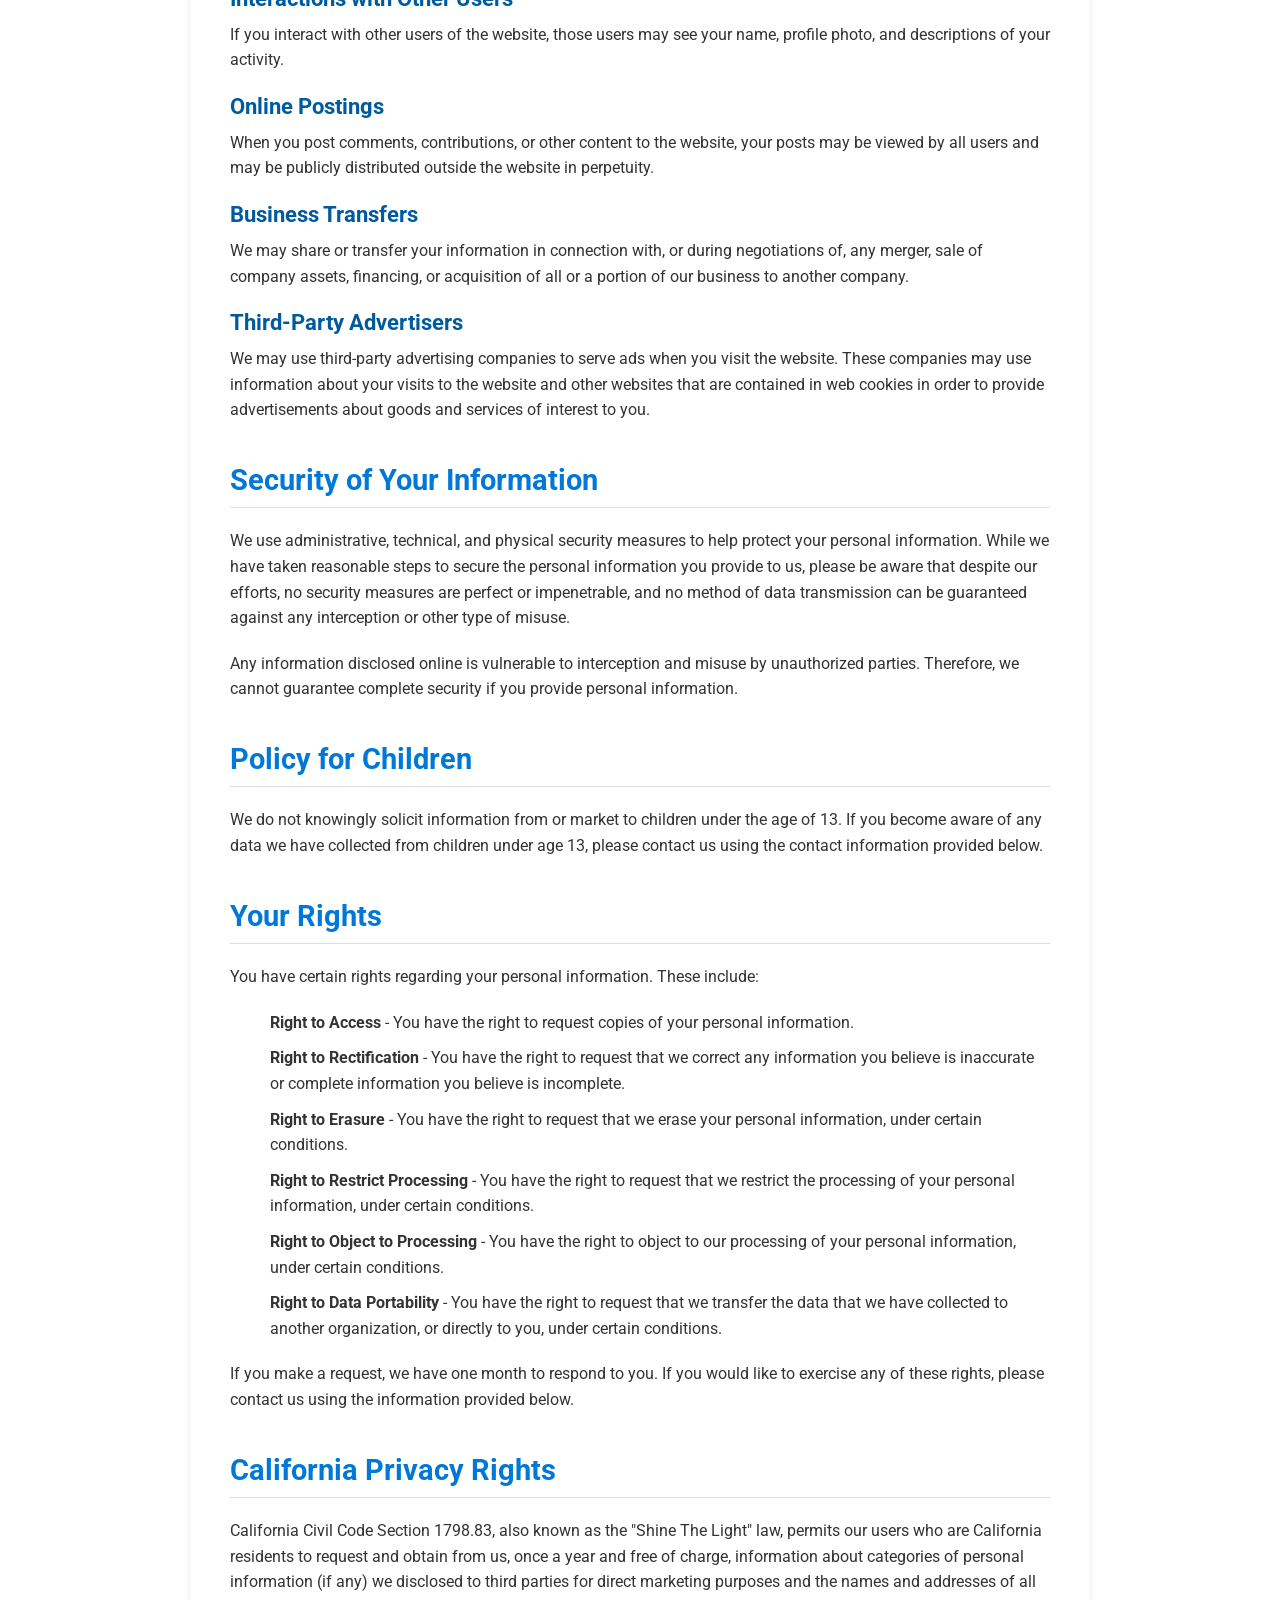
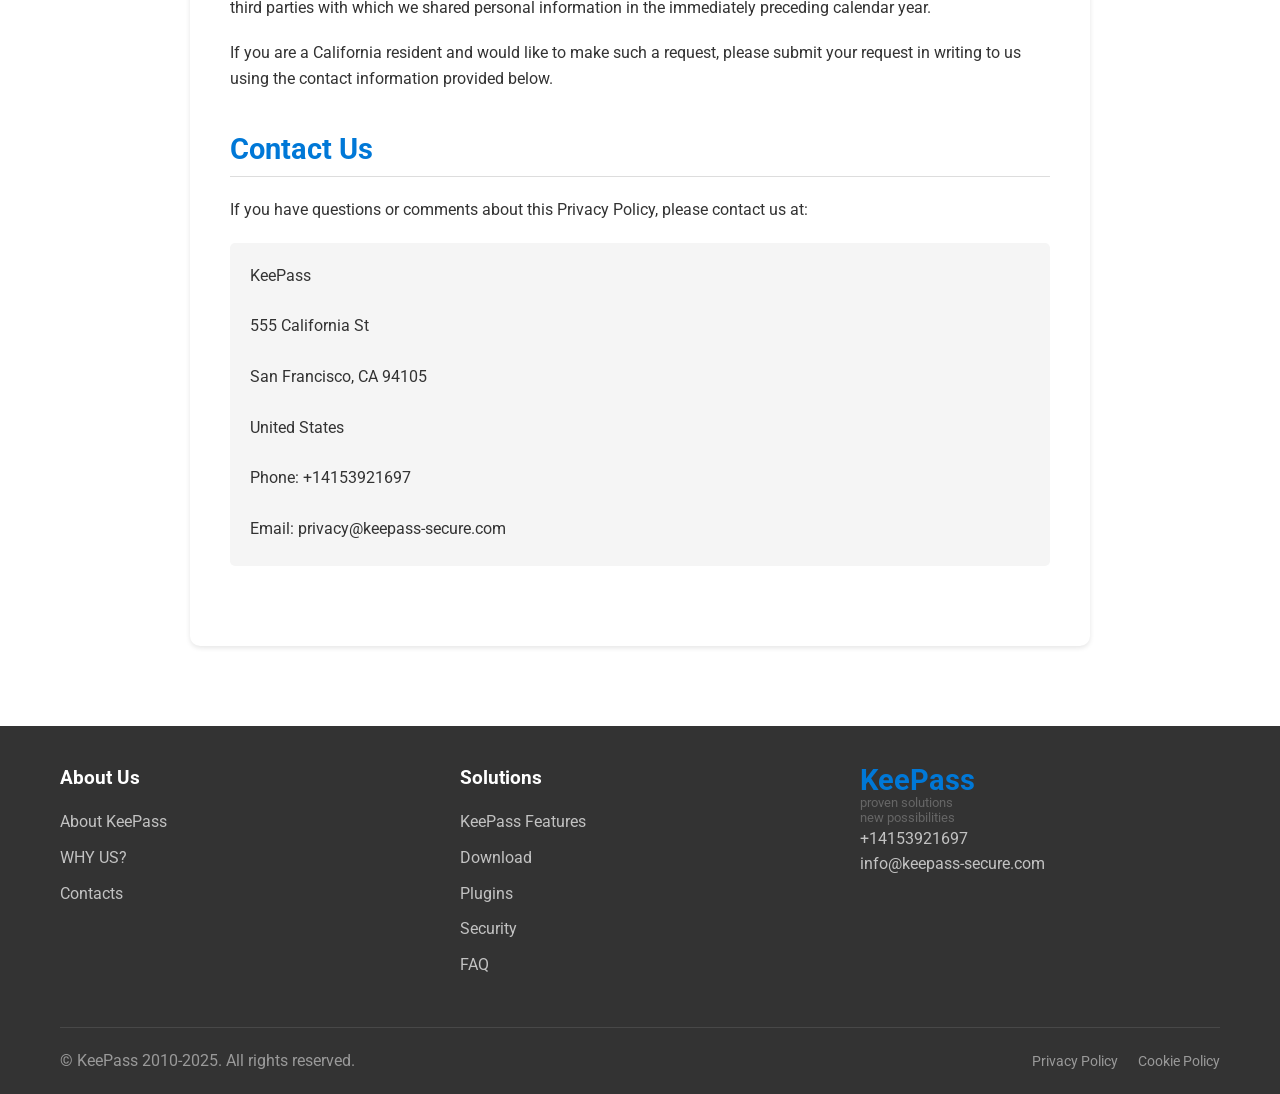
<file: privacy-policy.html>
<!DOCTYPE html>
<html lang="en">
<head>
    <meta charset="UTF-8">
    <meta name="viewport" content="width=device-width, initial-scale=1.0">
    <title>Privacy Policy | KeePass Password Manager</title>
    <meta name="description" content="KeePass Privacy Policy - Learn how we protect your personal information and respect your privacy.">
    <meta name="keywords" content="KeePass, password manager, privacy policy, data protection, security">
    <meta name="robots" content="index, follow">
    <link rel="stylesheet" href="css/styles.css">
<link rel="icon" href="images/favicon.webp">
    <link rel="preconnect" href="https://fonts.googleapis.com">
    <link rel="preconnect" href="https://fonts.gstatic.com" crossorigin>
    <link href="https://fonts.googleapis.com/css2?family=Roboto:wght@300;400;500;700&display=swap" rel="stylesheet">
    <!-- Font Awesome -->
    <link rel="stylesheet" href="https://cdnjs.cloudflare.com/ajax/libs/font-awesome/6.4.0/css/all.min.css">
</head>
<body>
<!-- Header Section -->
<header class="header">
    <div class="top-bar">
        <div class="container">
        </div>
    </div>
    <div class="main-header">
        <div class="container">
            <div class="header-content">
                <div class="logo">
                    <a href="index.html">
                        <div class="logo-text">
                            <span class="logo-name">KeePass</span>
                            <span class="logo-tagline">proven solutions<br>new possibilities</span>
                        </div>
                    </a>
                </div>
                <div class="header-contacts">
                    <div class="contact-block sales">
                        <div class="contact-label">SALES DEPARTMENT</div>
                        <div class="contact-phone">
                            <a href="tel:+18001234567" class="callback-link">CALLBACK</a>
                            <span>+14153921697</span>
                        </div>
                        <a href="mailto:sales@keepass-secure.com" class="contact-email">sales@keepass-secure.com</a>
                    </div>
                    <div class="contact-block support">
                        <div class="contact-label">USER SUPPORT</div>
                        <div class="contact-phone">+14153921697</div>
                        <a href="mailto:support@keepass-secure.com" class="contact-email">support@keepass-secure.com</a>
                    </div>
                </div>
            </div>
        </div>
    </div>
    <nav class="main-nav">
        <div class="container">
            <ul class="nav-list">
                <li><a href="index.html">HOME</a></li>
                <li><a href="about.html">ABOUT US</a></li>
                <li><a href="solutions.html">SOLUTIONS</a></li>
                <li><a href="comparison.html">WHY US?</a></li>
                <li><a href="contact.html">CONTACTS</a></li>
            </ul>
            <button class="mobile-menu-toggle">
                <span></span>
                <span></span>
                <span></span>
            </button>
        </div>
    </nav>
</header>

<!-- Page Banner -->
<section class="page-banner">
    <div class="container">
        <h1>Privacy Policy</h1>
        <div class="breadcrumbs">
            <a href="index.html">Home</a> &gt; <span>Privacy Policy</span>
        </div>
    </div>
</section>

<!-- Privacy Policy Content -->
<section class="policy-content">
    <div class="container">
        <div class="policy-container">
            <div class="policy-last-updated">
                <p>Last Updated: May 1, 2025</p>
            </div>

            <div class="policy-introduction">
                <p>At KeePass, we take your privacy seriously. This Privacy Policy explains how we collect, use, disclose, and safeguard your information when you visit our website or use our password management software. Please read this privacy policy carefully. If you do not agree with the terms of this privacy policy, please do not access the site or use our software.</p>
                <p>We reserve the right to make changes to this Privacy Policy at any time and for any reason. We will alert you about any changes by updating the "Last Updated" date of this Privacy Policy. You are encouraged to periodically review this Privacy Policy to stay informed of updates. You will be deemed to have been made aware of, will be subject to, and will be deemed to have accepted the changes in any revised Privacy Policy by your continued use of the website or software after the date such revised Privacy Policy is posted.</p>
            </div>

            <div class="policy-section">
                <h2>Information We Collect</h2>

                <h3>Personal Data</h3>
                <p>When you visit our website, we may collect certain personally identifiable information, including but not limited to:</p>
                <ul>
                    <li>First and last name</li>
                    <li>Email address</li>
                    <li>Phone number</li>
                    <li>Business information (if applicable)</li>
                    <li>IP address</li>
                </ul>
                <p>This information is collected only when you voluntarily submit it to us, such as when you:</p>
                <ul>
                    <li>Register on our website</li>
                    <li>Subscribe to our newsletter</li>
                    <li>Respond to a survey</li>
                    <li>Fill out a form</li>
                    <li>Contact us</li>
                </ul>

                <h3>KeePass Software Data Collection</h3>
                <p>It's important to note that the KeePass password management software itself does not collect or transmit any of your personal data or stored passwords. KeePass is designed with privacy in mind:</p>
                <ul>
                    <li>KeePass does not collect usage statistics</li>
                    <li>KeePass does not transmit your password database to any servers</li>
                    <li>KeePass does not require online registration</li>
                    <li>KeePass does not contain any tracking mechanisms</li>
                </ul>
                <p>Your password database is stored locally on your device and is only accessible with your master password and/or key file. We have no access to your password database or its contents.</p>

                <h3>Derivative Data</h3>
                <p>Our website servers may automatically collect information about your IP address, browser type, domain names, access times, and referring website addresses. This information is used for the operation of the service, to maintain quality of the service, and to provide general statistics regarding use of our website.</p>

                <h3>Cookies and Web Beacons</h3>
                <p>We may use cookies, web beacons, tracking pixels, and other tracking technologies on our website to help customize the website and improve your experience. For more information on how we use cookies, please refer to our <a href="cookie-policy.html">Cookie Policy</a>.</p>
            </div>

            <div class="policy-section">
                <h2>Use of Your Information</h2>
                <p>Having accurate information about you permits us to provide you with a smooth, efficient, and customized experience. Specifically, we may use information collected about you via the website to:</p>
                <ul>
                    <li>Create and manage your account</li>
                    <li>Process your transactions</li>
                    <li>Send you email newsletters, if you have opted in</li>
                    <li>Respond to your inquiries and customer service requests</li>
                    <li>Administer promotions, surveys, and contests</li>
                    <li>Deliver targeted advertising, when appropriate</li>
                    <li>Increase the efficiency and operation of the website</li>
                    <li>Monitor and analyze usage and trends to improve your experience with the website</li>
                    <li>Notify you of updates to the website and our software</li>
                    <li>Prevent fraudulent transactions, monitor against theft, and protect against criminal activity</li>
                    <li>Request feedback and contact you about your use of the website</li>
                    <li>Resolve disputes and troubleshoot problems</li>
                </ul>
            </div>

            <div class="policy-section">
                <h2>Disclosure of Your Information</h2>
                <p>We may share information we have collected about you in certain situations. Your information may be disclosed as follows:</p>

                <h3>By Law or to Protect Rights</h3>
                <p>If we believe the release of information about you is necessary to respond to legal process, to investigate or remedy potential violations of our policies, or to protect the rights, property, and safety of others, we may share your information as permitted or required by any applicable law, rule, or regulation.</p>

                <h3>Third-Party Service Providers</h3>
                <p>We may share your information with third parties that perform services for us or on our behalf, including payment processing, data analysis, email delivery, hosting services, customer service, and marketing assistance.</p>

                <h3>Marketing Communications</h3>
                <p>With your consent, or with an opportunity for you to withdraw consent, we may share your information with third parties for marketing purposes.</p>

                <h3>Interactions with Other Users</h3>
                <p>If you interact with other users of the website, those users may see your name, profile photo, and descriptions of your activity.</p>

                <h3>Online Postings</h3>
                <p>When you post comments, contributions, or other content to the website, your posts may be viewed by all users and may be publicly distributed outside the website in perpetuity.</p>

                <h3>Business Transfers</h3>
                <p>We may share or transfer your information in connection with, or during negotiations of, any merger, sale of company assets, financing, or acquisition of all or a portion of our business to another company.</p>

                <h3>Third-Party Advertisers</h3>
                <p>We may use third-party advertising companies to serve ads when you visit the website. These companies may use information about your visits to the website and other websites that are contained in web cookies in order to provide advertisements about goods and services of interest to you.</p>
            </div>

            <div class="policy-section">
                <h2>Security of Your Information</h2>
                <p>We use administrative, technical, and physical security measures to help protect your personal information. While we have taken reasonable steps to secure the personal information you provide to us, please be aware that despite our efforts, no security measures are perfect or impenetrable, and no method of data transmission can be guaranteed against any interception or other type of misuse.</p>
                <p>Any information disclosed online is vulnerable to interception and misuse by unauthorized parties. Therefore, we cannot guarantee complete security if you provide personal information.</p>
            </div>

            <div class="policy-section">
                <h2>Policy for Children</h2>
                <p>We do not knowingly solicit information from or market to children under the age of 13. If you become aware of any data we have collected from children under age 13, please contact us using the contact information provided below.</p>
            </div>

            <div class="policy-section">
                <h2>Your Rights</h2>
                <p>You have certain rights regarding your personal information. These include:</p>
                <ul>
                    <li><strong>Right to Access</strong> - You have the right to request copies of your personal information.</li>
                    <li><strong>Right to Rectification</strong> - You have the right to request that we correct any information you believe is inaccurate or complete information you believe is incomplete.</li>
                    <li><strong>Right to Erasure</strong> - You have the right to request that we erase your personal information, under certain conditions.</li>
                    <li><strong>Right to Restrict Processing</strong> - You have the right to request that we restrict the processing of your personal information, under certain conditions.</li>
                    <li><strong>Right to Object to Processing</strong> - You have the right to object to our processing of your personal information, under certain conditions.</li>
                    <li><strong>Right to Data Portability</strong> - You have the right to request that we transfer the data that we have collected to another organization, or directly to you, under certain conditions.</li>
                </ul>
                <p>If you make a request, we have one month to respond to you. If you would like to exercise any of these rights, please contact us using the information provided below.</p>
            </div>

            <div class="policy-section">
                <h2>California Privacy Rights</h2>
                <p>California Civil Code Section 1798.83, also known as the "Shine The Light" law, permits our users who are California residents to request and obtain from us, once a year and free of charge, information about categories of personal information (if any) we disclosed to third parties for direct marketing purposes and the names and addresses of all third parties with which we shared personal information in the immediately preceding calendar year.</p>
                <p>If you are a California resident and would like to make such a request, please submit your request in writing to us using the contact information provided below.</p>
            </div>

            <div class="policy-section">
                <h2>Contact Us</h2>
                <p>If you have questions or comments about this Privacy Policy, please contact us at:</p>
                <div class="contact-info">
                    <p>KeePass</p>
                    <p>555 California St</p>
                    <p>San Francisco, CA 94105</p>
                    <p>United States</p>
                    <p>Phone: +14153921697</p>
                    <p>Email: privacy@keepass-secure.com</p>
                </div>
            </div>
        </div>
    </div>
</section>

<!-- Footer -->
<footer class="footer">
    <div class="container">
        <div class="footer-content">
            <div class="footer-column">
                <h3>About Us</h3>
                <ul>
                    <li><a href="about.html">About KeePass</a></li>
                    <li><a href="comparison.html">WHY US?</a></li>
                    <li><a href="contact.html">Contacts</a></li>
                </ul>
            </div>

            <div class="footer-column">
                <h3>Solutions</h3>
                <ul>
                    <li><a href="index.html#features">KeePass Features</a></li>
                    <li><a href="index.html#download">Download</a></li>
                    <li><a href="index.html#plugins">Plugins</a></li>
                    <li><a href="index.html#security">Security</a></li>
                    <li><a href="contact.html">FAQ</a></li>
                </ul>
            </div>

            <div class="footer-column">
                <div class="logo">
                    <a href="index.html">
                        <div class="logo-text">
                            <span class="logo-name">KeePass</span>
                            <span class="logo-tagline">proven solutions<br>new possibilities</span>
                        </div>
                    </a>
                </div>
                <div class="footer-contact">
                    <p>+14153921697</p>
                    <p><a href="mailto:info@keepass-secure.com">info@keepass-secure.com</a></p>
                </div>
            </div>
        </div>

        <div class="footer-bottom">
            <div class="copyright">
                &copy; KeePass 2010-2025. All rights reserved.
            </div>
            <div class="footer-links">
                <a href="privacy-policy.html">Privacy Policy</a>
                <a href="cookie-policy.html">Cookie Policy</a>
            </div>
        </div>
    </div>
</footer>

<div class="cookie-consent" id="cookieConsent">
    <div class="cookie-consent-container">
        <div class="cookie-consent-text">
            <p>We use cookies to enhance your browsing experience, serve personalized ads or content, and analyze our traffic. By clicking "Accept All", you consent to our use of cookies. Read our <a href="cookie-policy.html">Cookie Policy</a> to learn more.</p>
        </div>
        <div class="cookie-consent-buttons">
            <button class="cookie-btn cookie-btn-accept" id="acceptCookies">Accept All</button>
            <button class="cookie-btn cookie-btn-decline" id="declineCookies">Decline Non-Essential</button>
        </div>
    </div>
</div>

<script src="js/main.js"></script>
</body>
</html>
</file>
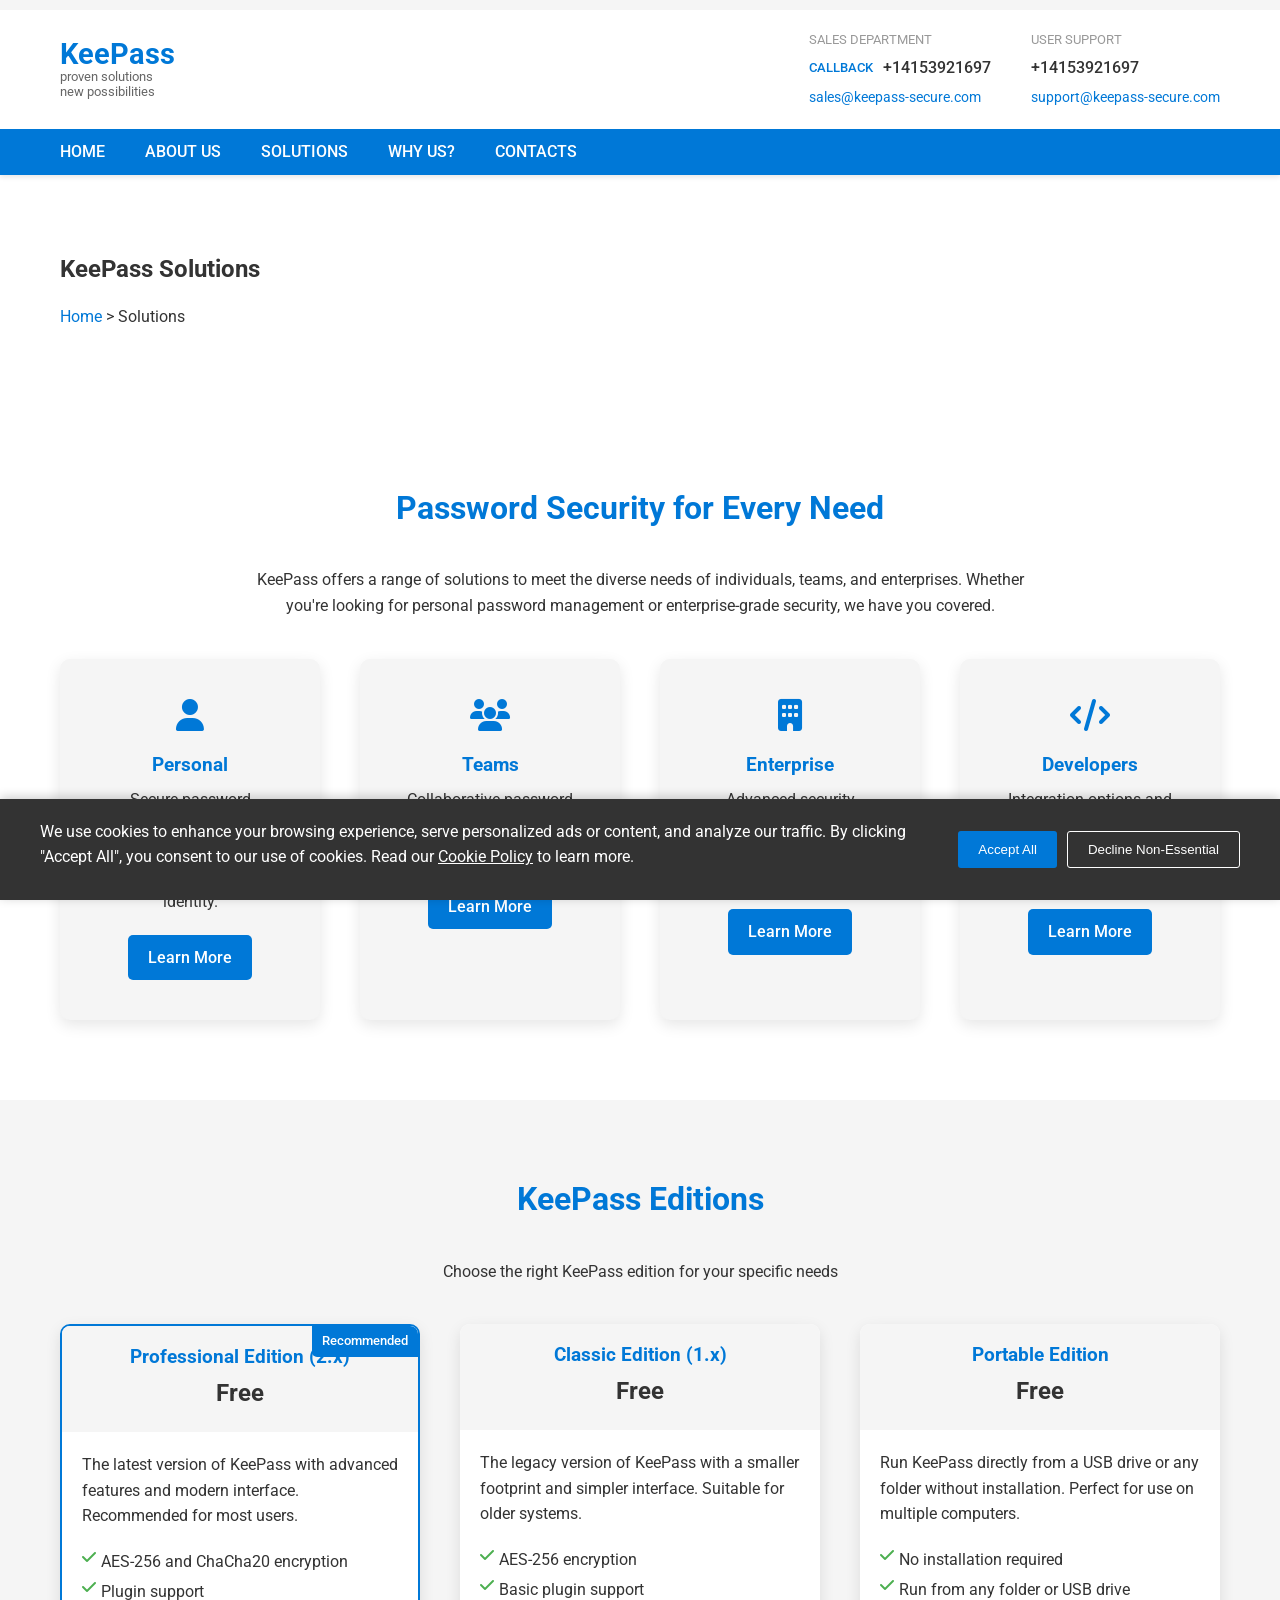
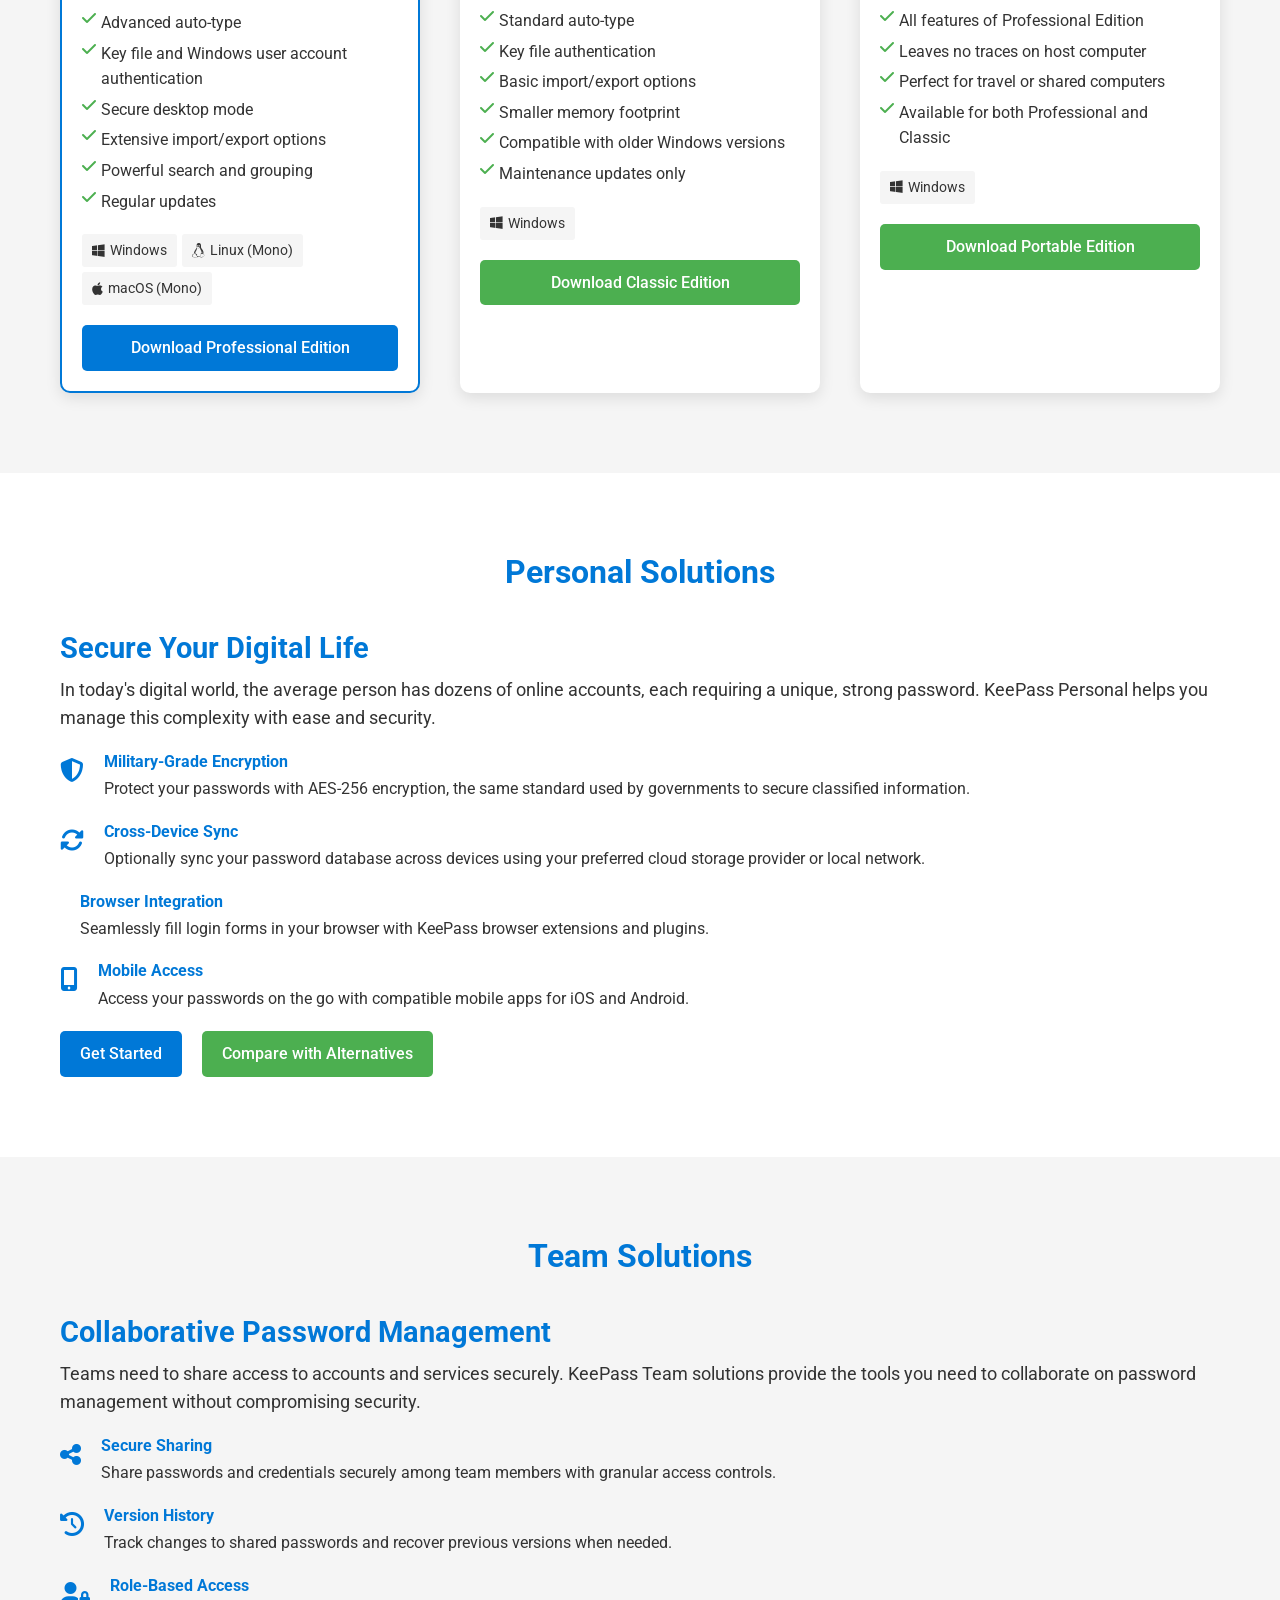
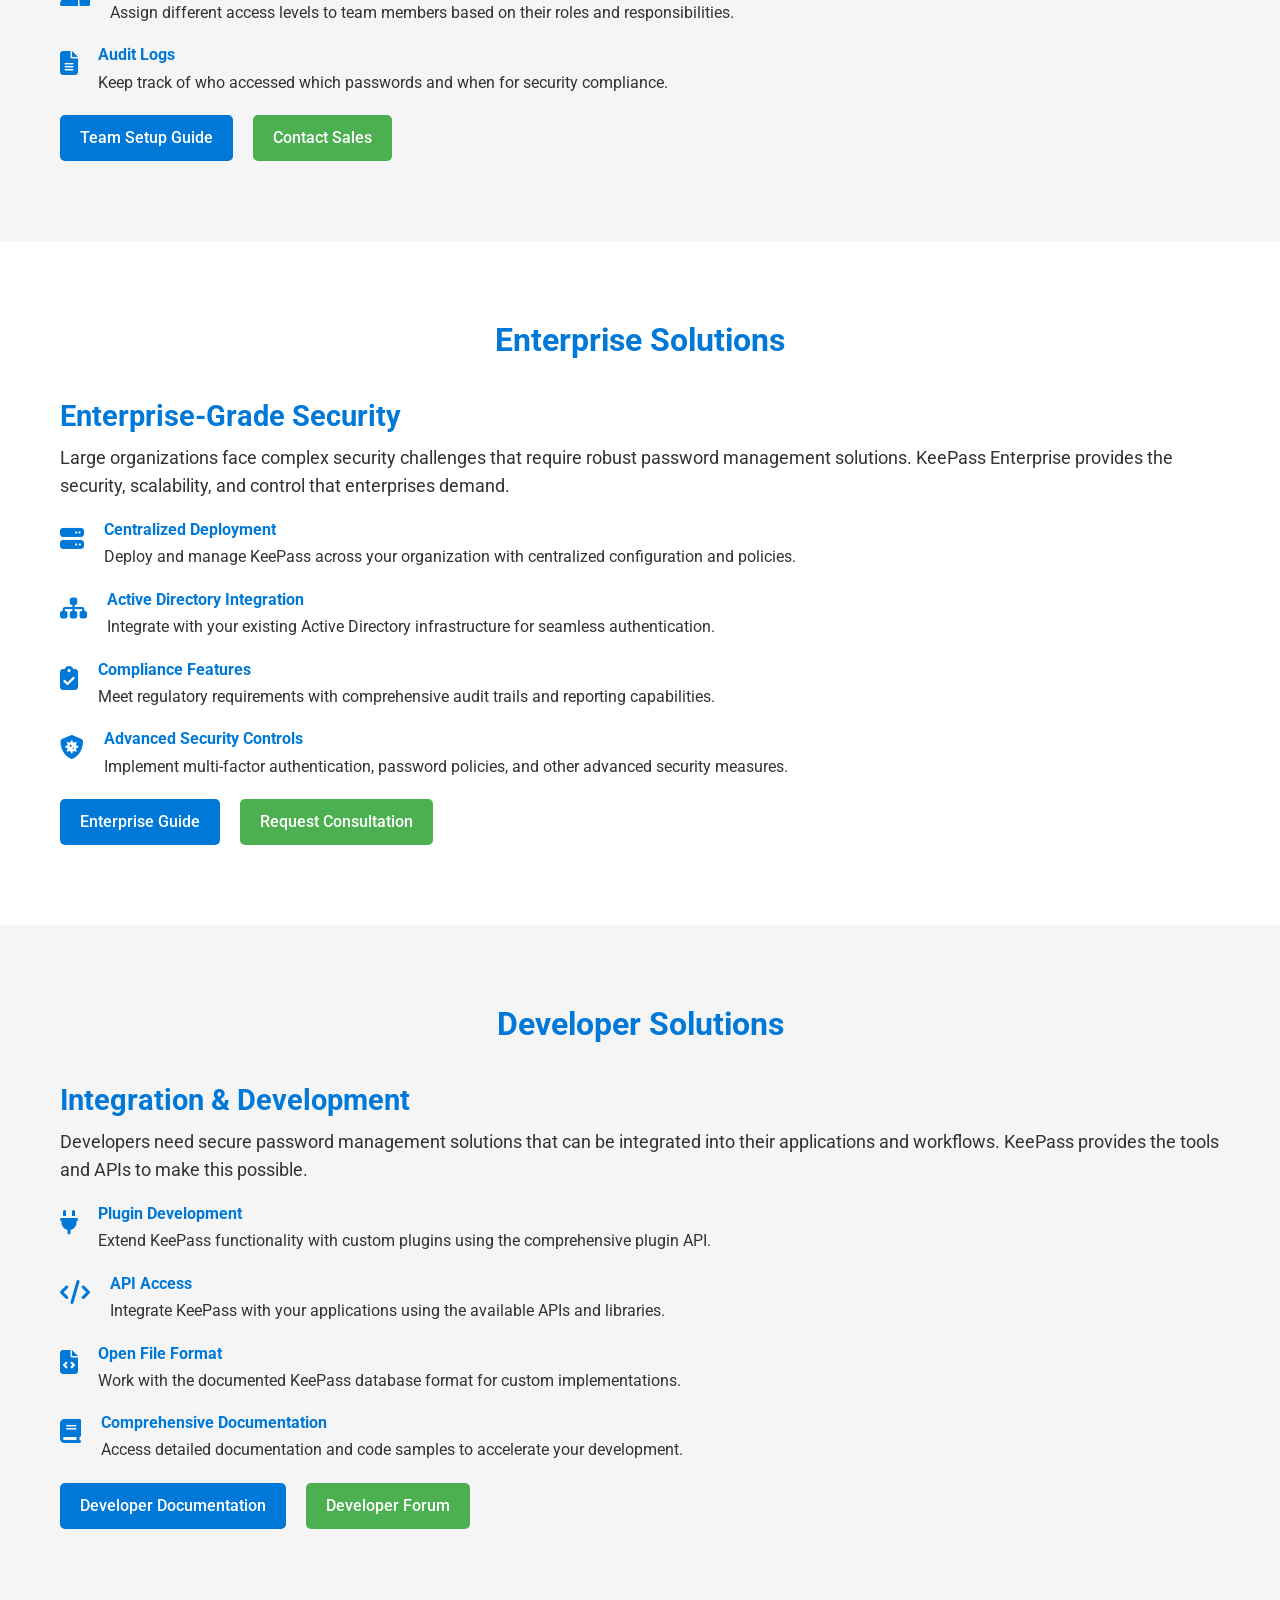
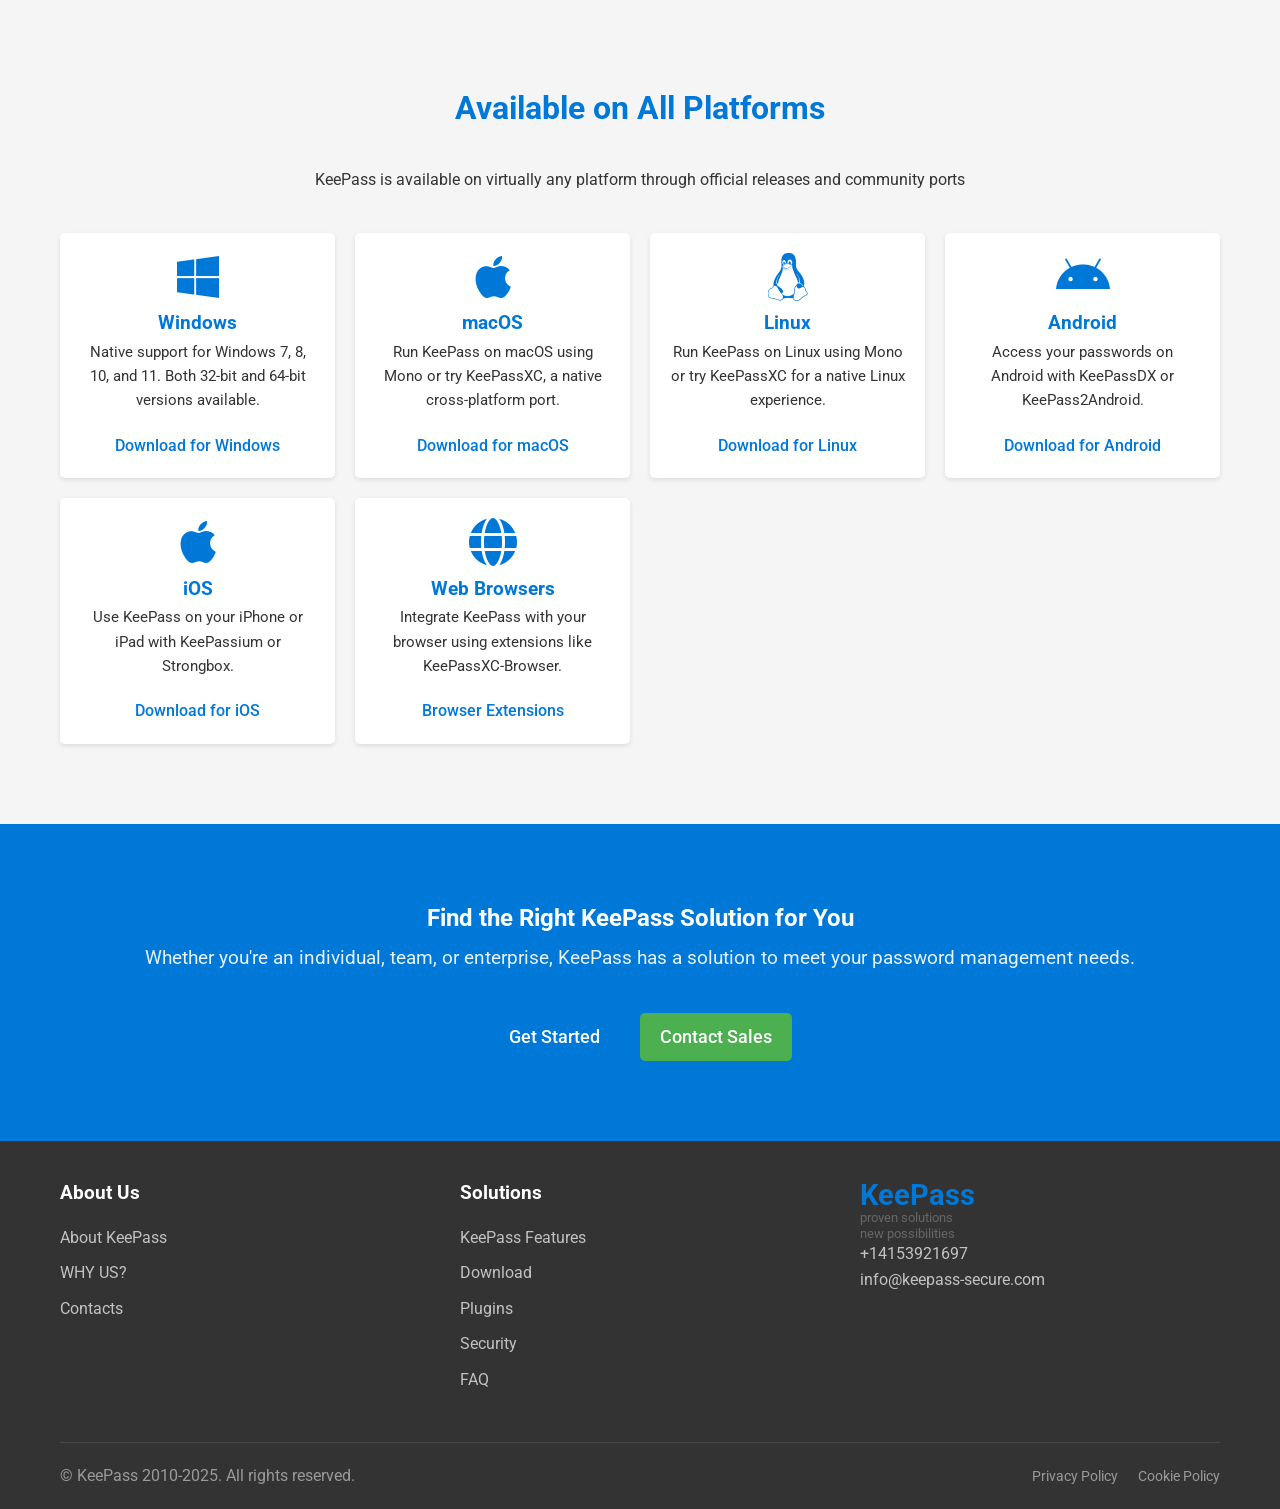
<file: solutions.html>
<!DOCTYPE html>
<html lang="en">
<head>
    <meta charset="UTF-8">
    <meta name="viewport" content="width=device-width, initial-scale=1.0">
    <title>KeePass Solutions | Secure Password Management for Every Need</title>
    <meta name="description" content="Explore KeePass password management solutions for individuals, businesses, and enterprises. Find the right version for your platform and security needs.">
    <meta name="keywords" content="KeePass, password manager, solutions, enterprise security, personal security, cross-platform, open source">
    <meta name="robots" content="index, follow">
    <link rel="stylesheet" href="css/styles.css">
<link rel="icon" href="images/favicon.webp">
    <link rel="preconnect" href="https://fonts.googleapis.com">
    <link rel="preconnect" href="https://fonts.gstatic.com" crossorigin>
    <link href="https://fonts.googleapis.com/css2?family=Roboto:wght@300;400;500;700&display=swap" rel="stylesheet">
    <!-- Font Awesome -->
    <link rel="stylesheet" href="https://cdnjs.cloudflare.com/ajax/libs/font-awesome/6.4.0/css/all.min.css">
</head>
<body>
<!-- Header Section -->
<header class="header">
    <div class="top-bar">
        <div class="container">
        </div>
    </div>
    <div class="main-header">
        <div class="container">
            <div class="header-content">
                <div class="logo">
                    <a href="index.html">
                        <div class="logo-text">
                            <span class="logo-name">KeePass</span>
                            <span class="logo-tagline">proven solutions<br>new possibilities</span>
                        </div>
                    </a>
                </div>
                <div class="header-contacts">
                    <div class="contact-block sales">
                        <div class="contact-label">SALES DEPARTMENT</div>
                        <div class="contact-phone">
                            <a href="tel:+18001234567" class="callback-link">CALLBACK</a>
                            <span>+14153921697</span>
                        </div>
                        <a href="mailto:sales@keepass-secure.com" class="contact-email">sales@keepass-secure.com</a>
                    </div>
                    <div class="contact-block support">
                        <div class="contact-label">USER SUPPORT</div>
                        <div class="contact-phone">+14153921697</div>
                        <a href="mailto:support@keepass-secure.com" class="contact-email">support@keepass-secure.com</a>
                    </div>
                </div>
            </div>
        </div>
    </div>
    <nav class="main-nav">
        <div class="container">
            <ul class="nav-list">
                <li><a href="index.html">HOME</a></li>
                <li><a href="about.html">ABOUT US</a></li>
                <li><a href="solutions.html">SOLUTIONS</a></li>
                <li><a href="comparison.html">WHY US?</a></li>
                <li><a href="contact.html">CONTACTS</a></li>
            </ul>
            <button class="mobile-menu-toggle">
                <span></span>
                <span></span>
                <span></span>
            </button>
        </div>
    </nav>
</header>

<!-- Page Banner -->
<section class="page-banner">
    <div class="container">
        <h1>KeePass Solutions</h1>
        <div class="breadcrumbs">
            <a href="index.html">Home</a> &gt; <span>Solutions</span>
        </div>
    </div>
</section>

<!-- Solutions Overview Section -->
<section class="solutions-overview">
    <div class="container">
        <h2 class="section-title">Password Security for Every Need</h2>
        <p class="section-description">KeePass offers a range of solutions to meet the diverse needs of individuals, teams, and enterprises. Whether you're looking for personal password management or enterprise-grade security, we have you covered.</p>

        <div class="solutions-grid">
            <div class="solution-card">
                <div class="solution-icon">
                    <i class="fas fa-user fa-2x"></i>
                </div>
                <h3>Personal</h3>
                <p>Secure password management for individuals who want to protect their digital identity.</p>
                <a href="#personal" class="btn btn-primary">Learn More</a>
            </div>

            <div class="solution-card">
                <div class="solution-icon">
                    <i class="fas fa-users fa-2x"></i>
                </div>
                <h3>Teams</h3>
                <p>Collaborative password management for small teams and departments.</p>
                <a href="#teams" class="btn btn-primary">Learn More</a>
            </div>

            <div class="solution-card">
                <div class="solution-icon">
                    <i class="fas fa-building fa-2x"></i>
                </div>
                <h3>Enterprise</h3>
                <p>Advanced security features and deployment options for large organizations.</p>
                <a href="#enterprise" class="btn btn-primary">Learn More</a>
            </div>

            <div class="solution-card">
                <div class="solution-icon">
                    <i class="fas fa-code fa-2x"></i>
                </div>
                <h3>Developers</h3>
                <p>Integration options and APIs for developers building secure applications.</p>
                <a href="#developers" class="btn btn-primary">Learn More</a>
            </div>
        </div>
    </div>
</section>

<!-- Editions Section -->
<section class="editions-section" id="editions">
    <div class="container">
        <h2 class="section-title">KeePass Editions</h2>
        <p class="section-description">Choose the right KeePass edition for your specific needs</p>

        <div class="editions-container">
            <div class="edition-card featured">
                <div class="edition-header">
                    <div class="edition-badge">Recommended</div>
                    <h3>Professional Edition (2.x)</h3>
                    <div class="edition-price">Free</div>
                </div>
                <div class="edition-content">
                    <p class="edition-description">The latest version of KeePass with advanced features and modern interface. Recommended for most users.</p>

                    <ul class="edition-features">
                        <li><i class="fas fa-check"></i> AES-256 and ChaCha20 encryption</li>
                        <li><i class="fas fa-check"></i> Plugin support</li>
                        <li><i class="fas fa-check"></i> Advanced auto-type</li>
                        <li><i class="fas fa-check"></i> Key file and Windows user account authentication</li>
                        <li><i class="fas fa-check"></i> Secure desktop mode</li>
                        <li><i class="fas fa-check"></i> Extensive import/export options</li>
                        <li><i class="fas fa-check"></i> Powerful search and grouping</li>
                        <li><i class="fas fa-check"></i> Regular updates</li>
                    </ul>

                    <div class="edition-platforms">
                        <span class="platform-badge"><i class="fab fa-windows"></i> Windows</span>
                        <span class="platform-badge"><i class="fab fa-linux"></i> Linux (Mono)</span>
                        <span class="platform-badge"><i class="fab fa-apple"></i> macOS (Mono)</span>
                    </div>

                    <a href="index.html#download" class="btn btn-primary btn-block">Download Professional Edition</a>
                </div>
            </div>

            <div class="edition-card">
                <div class="edition-header">
                    <h3>Classic Edition (1.x)</h3>
                    <div class="edition-price">Free</div>
                </div>
                <div class="edition-content">
                    <p class="edition-description">The legacy version of KeePass with a smaller footprint and simpler interface. Suitable for older systems.</p>

                    <ul class="edition-features">
                        <li><i class="fas fa-check"></i> AES-256 encryption</li>
                        <li><i class="fas fa-check"></i> Basic plugin support</li>
                        <li><i class="fas fa-check"></i> Standard auto-type</li>
                        <li><i class="fas fa-check"></i> Key file authentication</li>
                        <li><i class="fas fa-check"></i> Basic import/export options</li>
                        <li><i class="fas fa-check"></i> Smaller memory footprint</li>
                        <li><i class="fas fa-check"></i> Compatible with older Windows versions</li>
                        <li><i class="fas fa-check"></i> Maintenance updates only</li>
                    </ul>

                    <div class="edition-platforms">
                        <span class="platform-badge"><i class="fab fa-windows"></i> Windows</span>
                    </div>

                    <a href="index.html#download" class="btn btn-secondary btn-block">Download Classic Edition</a>
                </div>
            </div>

            <div class="edition-card">
                <div class="edition-header">
                    <h3>Portable Edition</h3>
                    <div class="edition-price">Free</div>
                </div>
                <div class="edition-content">
                    <p class="edition-description">Run KeePass directly from a USB drive or any folder without installation. Perfect for use on multiple computers.</p>

                    <ul class="edition-features">
                        <li><i class="fas fa-check"></i> No installation required</li>
                        <li><i class="fas fa-check"></i> Run from any folder or USB drive</li>
                        <li><i class="fas fa-check"></i> All features of Professional Edition</li>
                        <li><i class="fas fa-check"></i> Leaves no traces on host computer</li>
                        <li><i class="fas fa-check"></i> Perfect for travel or shared computers</li>
                        <li><i class="fas fa-check"></i> Available for both Professional and Classic</li>
                    </ul>

                    <div class="edition-platforms">
                        <span class="platform-badge"><i class="fab fa-windows"></i> Windows</span>
                    </div>

                    <a href="index.html#download" class="btn btn-secondary btn-block">Download Portable Edition</a>
                </div>
            </div>
        </div>
    </div>
</section>

<!-- Personal Solutions Section -->
<section class="solutions-detail" id="personal">
    <div class="container">
        <h2 class="section-title">Personal Solutions</h2>

        <div class="solution-detail-content">

            <div class="solution-detail-text">
                <h3>Secure Your Digital Life</h3>
                <p>In today's digital world, the average person has dozens of online accounts, each requiring a unique, strong password. KeePass Personal helps you manage this complexity with ease and security.</p>

                <div class="solution-features">
                    <div class="solution-feature">
                        <div class="feature-icon">
                            <i class="fas fa-shield-alt"></i>
                        </div>
                        <div class="feature-text">
                            <h4>Military-Grade Encryption</h4>
                            <p>Protect your passwords with AES-256 encryption, the same standard used by governments to secure classified information.</p>
                        </div>
                    </div>

                    <div class="solution-feature">
                        <div class="feature-icon">
                            <i class="fas fa-sync-alt"></i>
                        </div>
                        <div class="feature-text">
                            <h4>Cross-Device Sync</h4>
                            <p>Optionally sync your password database across devices using your preferred cloud storage provider or local network.</p>
                        </div>
                    </div>

                    <div class="solution-feature">
                        <div class="feature-icon">
                            <i class="fas fa-browser"></i>
                        </div>
                        <div class="feature-text">
                            <h4>Browser Integration</h4>
                            <p>Seamlessly fill login forms in your browser with KeePass browser extensions and plugins.</p>
                        </div>
                    </div>

                    <div class="solution-feature">
                        <div class="feature-icon">
                            <i class="fas fa-mobile-alt"></i>
                        </div>
                        <div class="feature-text">
                            <h4>Mobile Access</h4>
                            <p>Access your passwords on the go with compatible mobile apps for iOS and Android.</p>
                        </div>
                    </div>
                </div>

                <div class="solution-cta">
                    <a href="index.html#download" class="btn btn-primary">Get Started</a>
                    <a href="comparison.html" class="btn btn-secondary">Compare with Alternatives</a>
                </div>
            </div>
        </div>
    </div>
</section>

<!-- Teams Solutions Section -->
<section class="solutions-detail alt-bg" id="teams">
    <div class="container">
        <h2 class="section-title">Team Solutions</h2>

        <div class="solution-detail-content reverse">
            <div class="solution-detail-text">
                <h3>Collaborative Password Management</h3>
                <p>Teams need to share access to accounts and services securely. KeePass Team solutions provide the tools you need to collaborate on password management without compromising security.</p>

                <div class="solution-features">
                    <div class="solution-feature">
                        <div class="feature-icon">
                            <i class="fas fa-share-alt"></i>
                        </div>
                        <div class="feature-text">
                            <h4>Secure Sharing</h4>
                            <p>Share passwords and credentials securely among team members with granular access controls.</p>
                        </div>
                    </div>

                    <div class="solution-feature">
                        <div class="feature-icon">
                            <i class="fas fa-history"></i>
                        </div>
                        <div class="feature-text">
                            <h4>Version History</h4>
                            <p>Track changes to shared passwords and recover previous versions when needed.</p>
                        </div>
                    </div>

                    <div class="solution-feature">
                        <div class="feature-icon">
                            <i class="fas fa-user-lock"></i>
                        </div>
                        <div class="feature-text">
                            <h4>Role-Based Access</h4>
                            <p>Assign different access levels to team members based on their roles and responsibilities.</p>
                        </div>
                    </div>

                    <div class="solution-feature">
                        <div class="feature-icon">
                            <i class="fas fa-file-alt"></i>
                        </div>
                        <div class="feature-text">
                            <h4>Audit Logs</h4>
                            <p>Keep track of who accessed which passwords and when for security compliance.</p>
                        </div>
                    </div>
                </div>

                <div class="solution-cta">
                    <a href="#team-setup" class="btn btn-primary">Team Setup Guide</a>
                    <a href="contact.html" class="btn btn-secondary">Contact Sales</a>
                </div>
            </div>

        </div>
    </div>
</section>

<!-- Enterprise Solutions Section -->
<section class="solutions-detail" id="enterprise">
    <div class="container">
        <h2 class="section-title">Enterprise Solutions</h2>

        <div class="solution-detail-content">

            <div class="solution-detail-text">
                <h3>Enterprise-Grade Security</h3>
                <p>Large organizations face complex security challenges that require robust password management solutions. KeePass Enterprise provides the security, scalability, and control that enterprises demand.</p>

                <div class="solution-features">
                    <div class="solution-feature">
                        <div class="feature-icon">
                            <i class="fas fa-server"></i>
                        </div>
                        <div class="feature-text">
                            <h4>Centralized Deployment</h4>
                            <p>Deploy and manage KeePass across your organization with centralized configuration and policies.</p>
                        </div>
                    </div>

                    <div class="solution-feature">
                        <div class="feature-icon">
                            <i class="fas fa-sitemap"></i>
                        </div>
                        <div class="feature-text">
                            <h4>Active Directory Integration</h4>
                            <p>Integrate with your existing Active Directory infrastructure for seamless authentication.</p>
                        </div>
                    </div>

                    <div class="solution-feature">
                        <div class="feature-icon">
                            <i class="fas fa-clipboard-check"></i>
                        </div>
                        <div class="feature-text">
                            <h4>Compliance Features</h4>
                            <p>Meet regulatory requirements with comprehensive audit trails and reporting capabilities.</p>
                        </div>
                    </div>

                    <div class="solution-feature">
                        <div class="feature-icon">
                            <i class="fas fa-shield-virus"></i>
                        </div>
                        <div class="feature-text">
                            <h4>Advanced Security Controls</h4>
                            <p>Implement multi-factor authentication, password policies, and other advanced security measures.</p>
                        </div>
                    </div>
                </div>

                <div class="solution-cta">
                    <a href="#enterprise-guide" class="btn btn-primary">Enterprise Guide</a>
                    <a href="contact.html" class="btn btn-secondary">Request Consultation</a>
                </div>
            </div>
        </div>
    </div>
</section>

<!-- Developer Solutions Section -->
<section class="solutions-detail alt-bg" id="developers">
    <div class="container">
        <h2 class="section-title">Developer Solutions</h2>

        <div class="solution-detail-content reverse">
            <div class="solution-detail-text">
                <h3>Integration & Development</h3>
                <p>Developers need secure password management solutions that can be integrated into their applications and workflows. KeePass provides the tools and APIs to make this possible.</p>

                <div class="solution-features">
                    <div class="solution-feature">
                        <div class="feature-icon">
                            <i class="fas fa-plug"></i>
                        </div>
                        <div class="feature-text">
                            <h4>Plugin Development</h4>
                            <p>Extend KeePass functionality with custom plugins using the comprehensive plugin API.</p>
                        </div>
                    </div>

                    <div class="solution-feature">
                        <div class="feature-icon">
                            <i class="fas fa-code"></i>
                        </div>
                        <div class="feature-text">
                            <h4>API Access</h4>
                            <p>Integrate KeePass with your applications using the available APIs and libraries.</p>
                        </div>
                    </div>

                    <div class="solution-feature">
                        <div class="feature-icon">
                            <i class="fas fa-file-code"></i>
                        </div>
                        <div class="feature-text">
                            <h4>Open File Format</h4>
                            <p>Work with the documented KeePass database format for custom implementations.</p>
                        </div>
                    </div>

                    <div class="solution-feature">
                        <div class="feature-icon">
                            <i class="fas fa-book"></i>
                        </div>
                        <div class="feature-text">
                            <h4>Comprehensive Documentation</h4>
                            <p>Access detailed documentation and code samples to accelerate your development.</p>
                        </div>
                    </div>
                </div>

                <div class="solution-cta">
                    <a href="#developer-docs" class="btn btn-primary">Developer Documentation</a>
                    <a href="#developer-forum" class="btn btn-secondary">Developer Forum</a>
                </div>
            </div>
        </div>
    </div>
</section>

<!-- Platforms Section -->
<section class="platforms-section">
    <div class="container">
        <h2 class="section-title">Available on All Platforms</h2>
        <p class="section-description">KeePass is available on virtually any platform through official releases and community ports</p>

        <div class="platforms-grid">
            <div class="platform-card">
                <div class="platform-icon">
                    <i class="fab fa-windows fa-3x"></i>
                </div>
                <h3>Windows</h3>
                <p>Native support for Windows 7, 8, 10, and 11. Both 32-bit and 64-bit versions available.</p>
                <a href="https://keepass.info/download.html" class="platform-link">Download for Windows</a>
            </div>

            <div class="platform-card">
                <div class="platform-icon">
                    <i class="fab fa-apple fa-3x"></i>
                </div>
                <h3>macOS</h3>
                <p>Run KeePass on macOS using Mono or try KeePassXC, a native cross-platform port.</p>
                <a href="https://keepass.info/download.html" class="platform-link">Download for macOS</a>
            </div>

            <div class="platform-card">
                <div class="platform-icon">
                    <i class="fab fa-linux fa-3x"></i>
                </div>
                <h3>Linux</h3>
                <p>Run KeePass on Linux using Mono or try KeePassXC for a native Linux experience.</p>
                <a href="https://keepass.info/download.html" class="platform-link">Download for Linux</a>
            </div>

            <div class="platform-card">
                <div class="platform-icon">
                    <i class="fab fa-android fa-3x"></i>
                </div>
                <h3>Android</h3>
                <p>Access your passwords on Android with KeePassDX or KeePass2Android.</p>
                <a href="https://keepass.info/download.html" class="platform-link">Download for Android</a>
            </div>

            <div class="platform-card">
                <div class="platform-icon">
                    <i class="fab fa-apple fa-3x"></i>
                </div>
                <h3>iOS</h3>
                <p>Use KeePass on your iPhone or iPad with KeePassium or Strongbox.</p>
                <a href="https://keepass.info/download.html" class="platform-link">Download for iOS</a>
            </div>

            <div class="platform-card">
                <div class="platform-icon">
                    <i class="fas fa-globe fa-3x"></i>
                </div>
                <h3>Web Browsers</h3>
                <p>Integrate KeePass with your browser using extensions like KeePassXC-Browser.</p>
                <a href="https://keepass.info/plugins.html" class="platform-link">Browser Extensions</a>
            </div>
        </div>
    </div>
</section>

<!-- CTA Section -->
<section class="cta-section">
    <div class="container">
        <h2>Find the Right KeePass Solution for You</h2>
        <p>Whether you're an individual, team, or enterprise, KeePass has a solution to meet your password management needs.</p>
        <div class="cta-buttons">
            <a href="index.html#download" class="btn btn-primary">Get Started</a>
            <a href="contact.html" class="btn btn-secondary">Contact Sales</a>
        </div>
    </div>
</section>

<!-- Footer -->
<footer class="footer">
    <div class="container">
        <div class="footer-content">
            <div class="footer-column">
                <h3>About Us</h3>
                <ul>
                    <li><a href="about.html">About KeePass</a></li>
                    <li><a href="comparison.html">WHY US?</a></li>
                    <li><a href="contact.html">Contacts</a></li>
                </ul>
            </div>

            <div class="footer-column">
                <h3>Solutions</h3>
                <ul>
                    <li><a href="index.html#features">KeePass Features</a></li>
                    <li><a href="index.html#download">Download</a></li>
                    <li><a href="index.html#plugins">Plugins</a></li>
                    <li><a href="index.html#security">Security</a></li>
                    <li><a href="contact.html">FAQ</a></li>
                </ul>
            </div>

            <div class="footer-column">
                <div class="logo">
                    <a href="index.html">
                        <div class="logo-text">
                            <span class="logo-name">KeePass</span>
                            <span class="logo-tagline">proven solutions<br>new possibilities</span>
                        </div>
                    </a>
                </div>
                <div class="footer-contact">
                    <p>+14153921697</p>
                    <p><a href="mailto:info@keepass-secure.com">info@keepass-secure.com</a></p>
                </div>
            </div>
        </div>

        <div class="footer-bottom">
            <div class="copyright">
                &copy; KeePass 2010-2025. All rights reserved.
            </div>
            <div class="footer-links">
                <a href="privacy-policy.html">Privacy Policy</a>
                <a href="cookie-policy.html">Cookie Policy</a>
            </div>
        </div>
    </div>
</footer>

<div class="cookie-consent" id="cookieConsent">
    <div class="cookie-consent-container">
        <div class="cookie-consent-text">
            <p>We use cookies to enhance your browsing experience, serve personalized ads or content, and analyze our traffic. By clicking "Accept All", you consent to our use of cookies. Read our <a href="cookie-policy.html">Cookie Policy</a> to learn more.</p>
        </div>
        <div class="cookie-consent-buttons">
            <button class="cookie-btn cookie-btn-accept" id="acceptCookies">Accept All</button>
            <button class="cookie-btn cookie-btn-decline" id="declineCookies">Decline Non-Essential</button>
        </div>
    </div>
</div>

<script src="js/main.js"></script>
<script>
    // Industry tabs functionality
    document.addEventListener('DOMContentLoaded', function() {
        const tabButtons = document.querySelectorAll('.tab-button');
        const tabPanes = document.querySelectorAll('.tab-pane');

        tabButtons.forEach(button => {
            button.addEventListener('click', function() {
                // Remove active class from all buttons and panes
                tabButtons.forEach(btn => btn.classList.remove('active'));
                tabPanes.forEach(pane => pane.classList.remove('active'));

                // Add active class to clicked button
                this.classList.add('active');

                // Show corresponding tab pane
                const tabId = this.getAttribute('data-tab');
                document.getElementById(tabId).classList.add('active');
            });
        });
    });
</script>
</body>
</html>
</file>
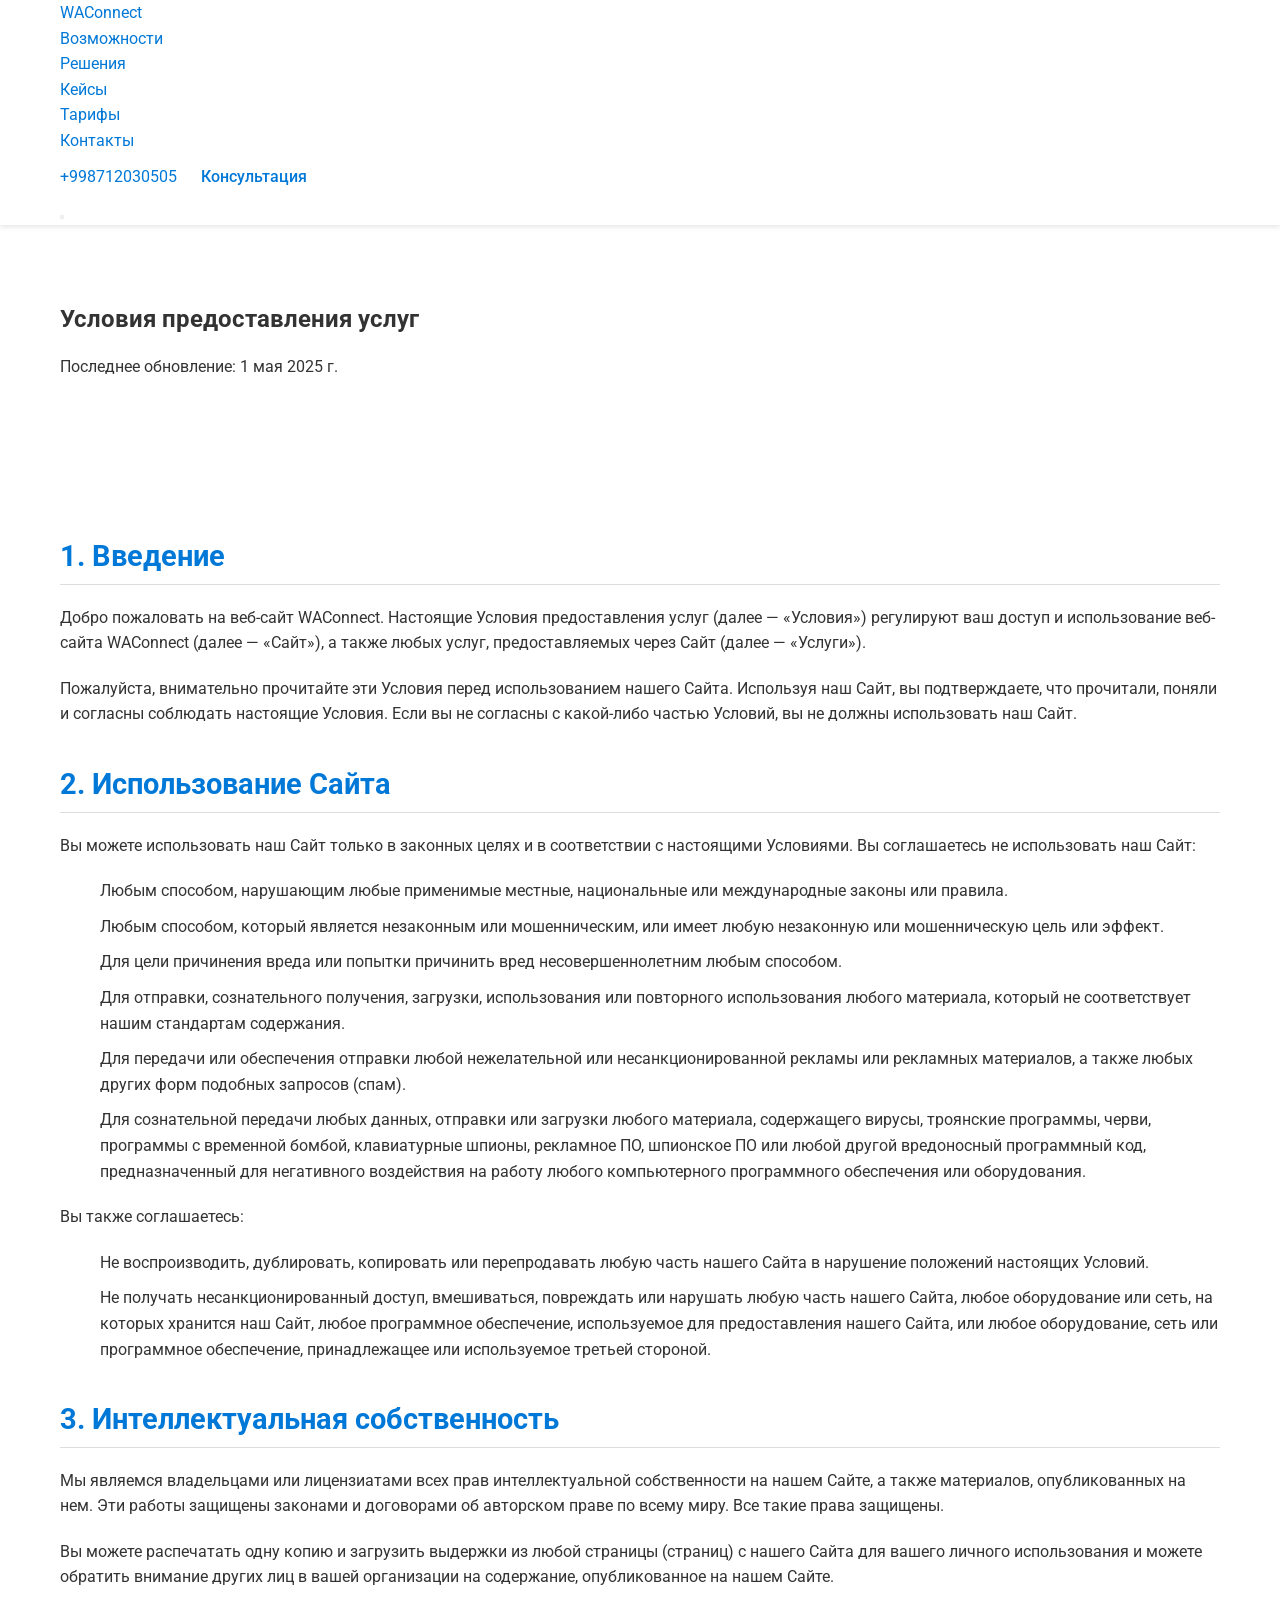
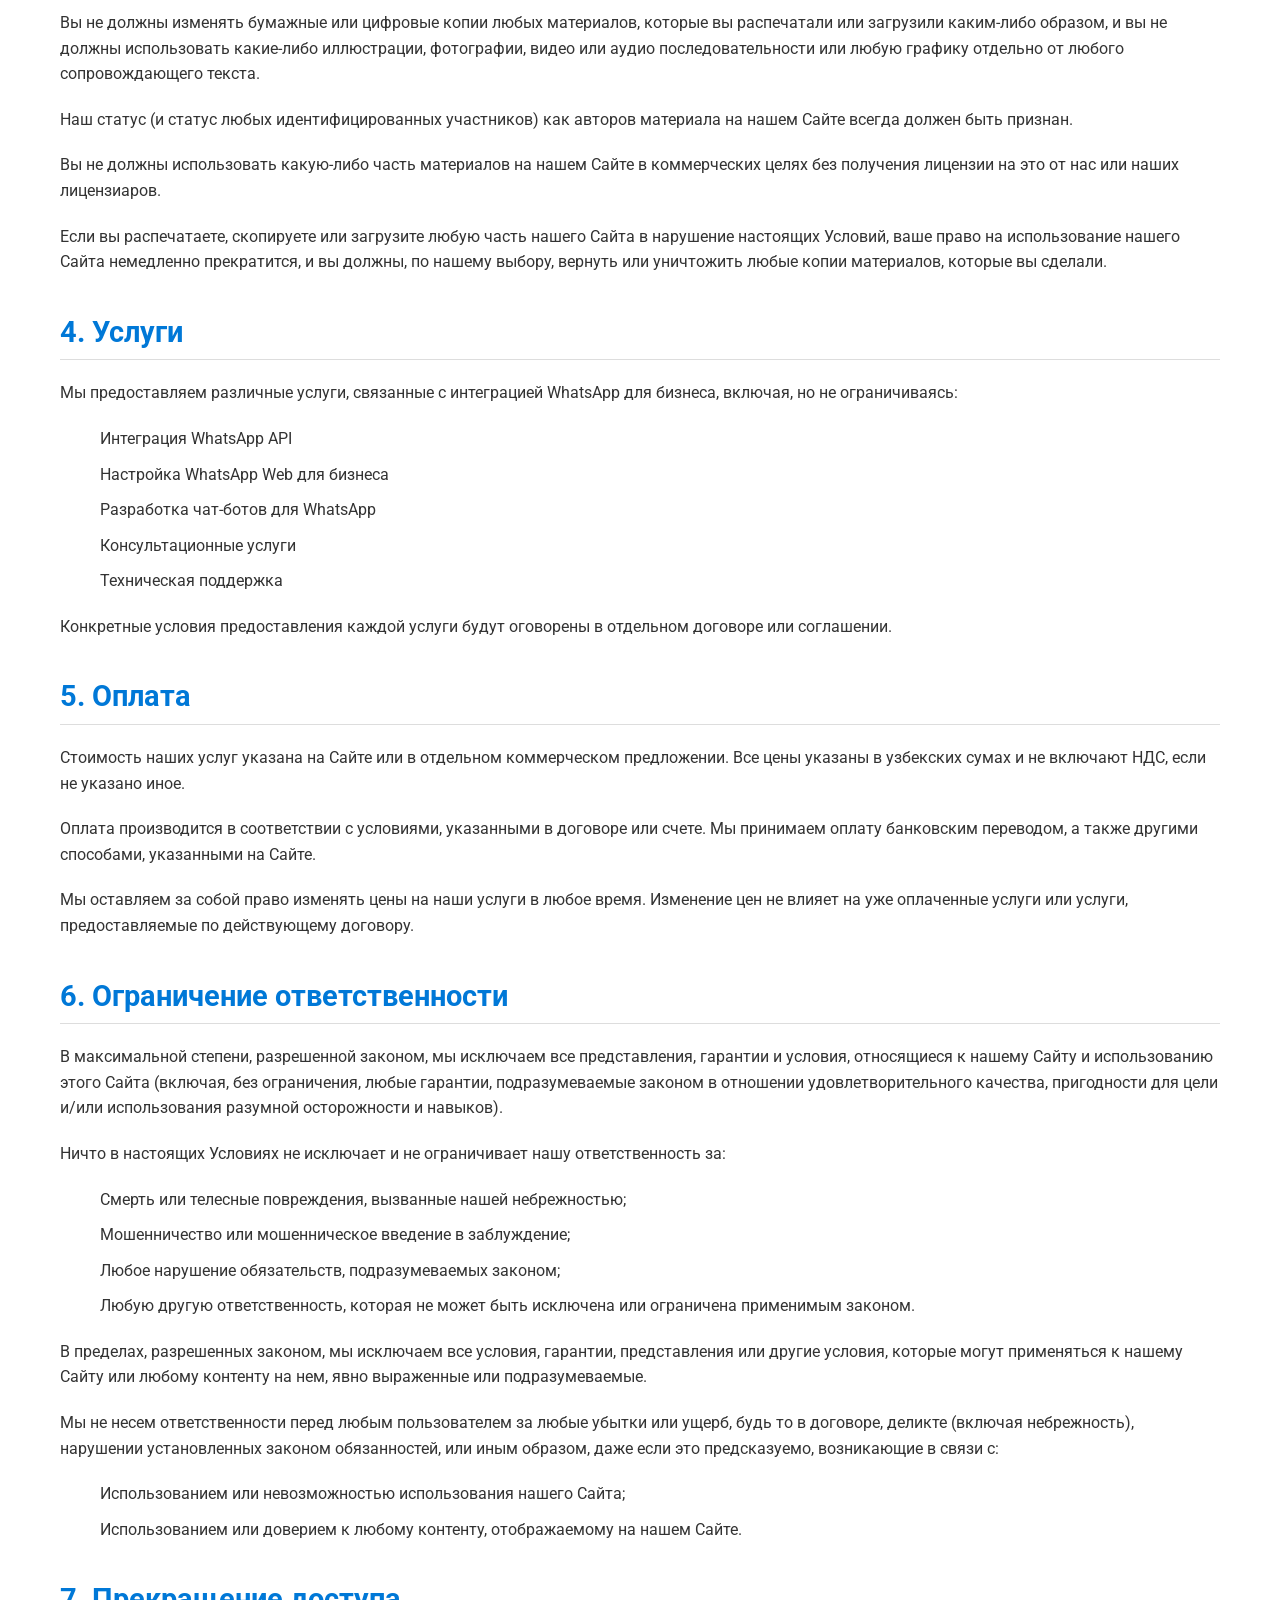
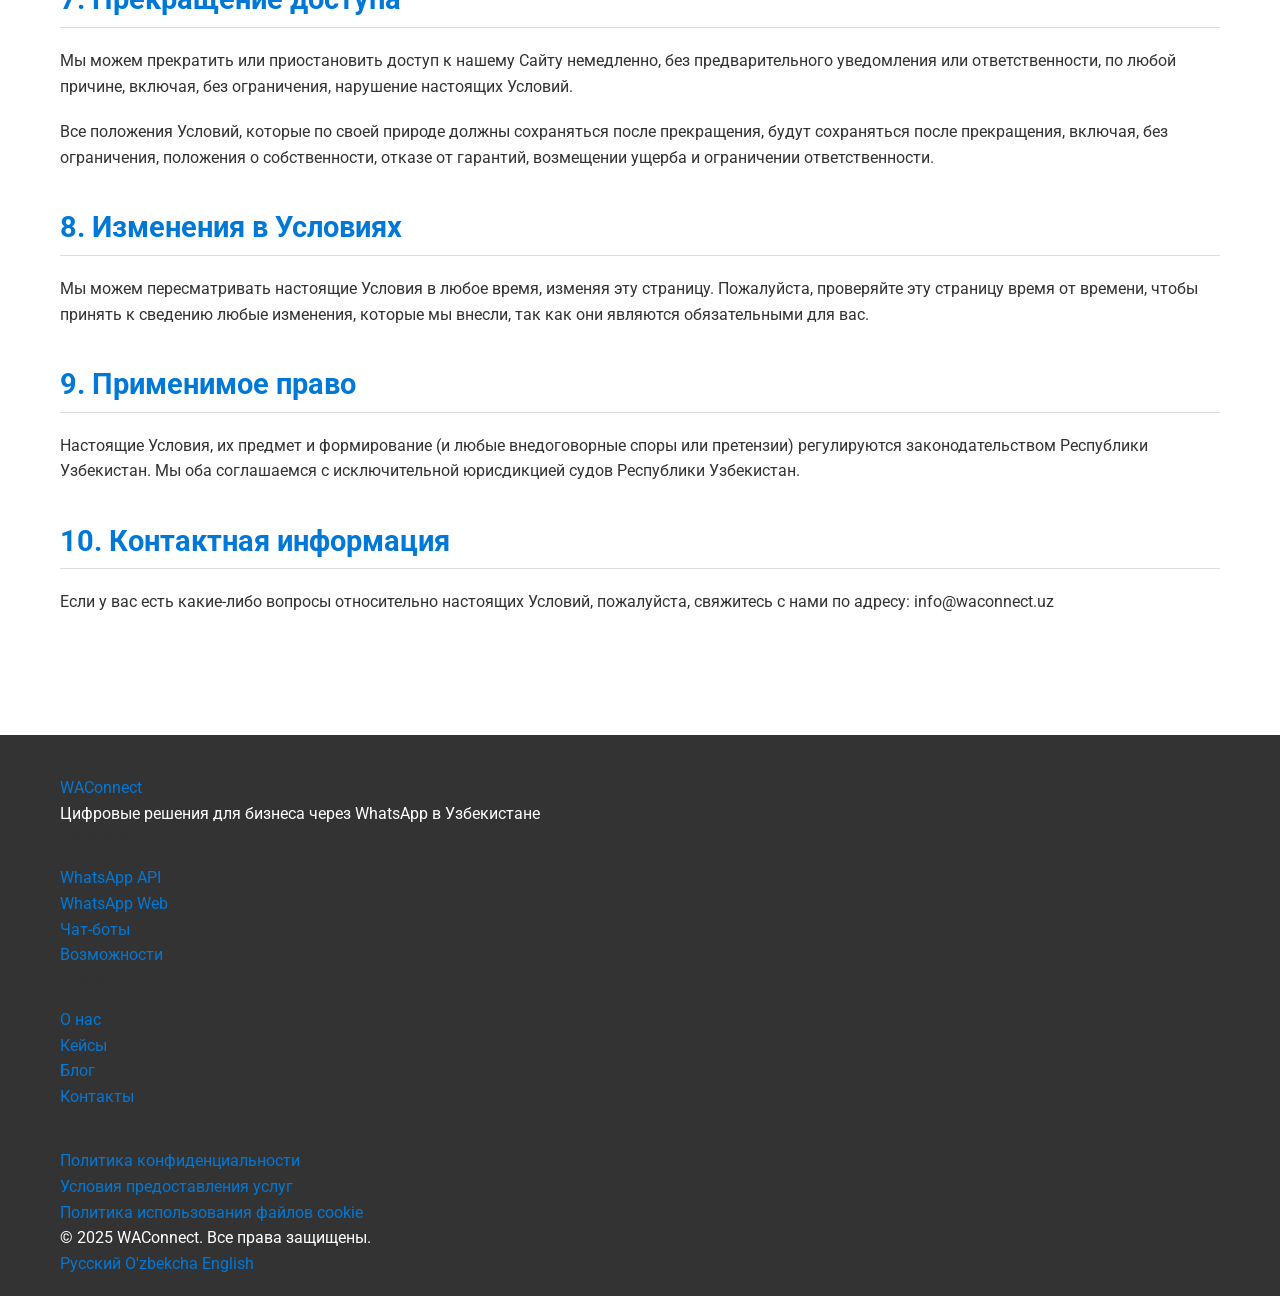
<file: terms-of-service.html>
<!DOCTYPE html>
<html lang="ru">
<head>
    <meta charset="UTF-8">
    <meta name="viewport" content="width=device-width, initial-scale=1.0">
    <title>Условия предоставления услуг | WAConnect</title>
    <meta name="description" content="Условия предоставления услуг WAConnect - лидера в области интеграции WhatsApp для бизнеса в Узбекистане">
    <meta name="keywords" content="whatsapp бизнес, whatsapp интеграция, узбекистан, ташкент, условия предоставления услуг">
    <link rel="icon" type="image/webp" href="images/favicon.webp">
    <link rel="stylesheet" href="css/styles.css">
    <link rel="preconnect" href="https://fonts.googleapis.com">
    <link rel="preconnect" href="https://fonts.gstatic.com" crossorigin>
    <link href="https://fonts.googleapis.com/css2?family=Raleway:wght@300;400;500;600;700;800&family=Roboto:wght@300;400;500;700&display=swap" rel="stylesheet">
</head>
<body>
<!-- Хедер -->
<header class="header">
    <div class="container">
        <div class="header__inner">
            <a href="index.html" class="logo">
                <span class="logo__text">WA<span>Connect</span></span>
            </a>
            <nav class="nav">
                <ul class="nav__list">
                    <li class="nav__item"><a href="index.html#features" class="nav__link">Возможности</a></li>
                    <li class="nav__item"><a href="index.html#solutions" class="nav__link">Решения</a></li>
                    <li class="nav__item"><a href="index.html#cases" class="nav__link">Кейсы</a></li>
                    <li class="nav__item"><a href="index.html#pricing" class="nav__link">Тарифы</a></li>
                    <li class="nav__item"><a href="contact.html" class="nav__link">Контакты</a></li>
                </ul>
            </nav>
            <div class="header__actions">
                <a href="tel:+998712030505" class="header__phone">+998712030505</a>
                <a href="contact.html" class="btn btn--primary">Консультация</a>
            </div>
            <button class="menu-toggle" id="menuToggle">
                <span></span>
                <span></span>
                <span></span>
            </button>
        </div>
    </div>
</header>

<main>
    <!-- Заголовок страницы -->
    <section class="policy-hero">
        <div class="container">
            <div class="policy-hero__content">
                <h1 class="policy-hero__title">Условия предоставления услуг</h1>
                <p class="policy-hero__date">Последнее обновление: 1 мая 2025 г.</p>
            </div>
        </div>
    </section>

    <!-- Содержание политики -->
    <section class="policy-content">
        <div class="container">
            <div class="policy-content__inner">
                <div class="policy-section">
                    <h2 class="policy-section__title">1. Введение</h2>
                    <div class="policy-section__text">
                        <p>
                            Добро пожаловать на веб-сайт WAConnect. Настоящие Условия предоставления услуг (далее — «Условия») регулируют ваш доступ и использование веб-сайта WAConnect (далее — «Сайт»), а также любых услуг, предоставляемых через Сайт (далее — «Услуги»).
                        </p>
                        <p>
                            Пожалуйста, внимательно прочитайте эти Условия перед использованием нашего Сайта. Используя наш Сайт, вы подтверждаете, что прочитали, поняли и согласны соблюдать настоящие Условия. Если вы не согласны с какой-либо частью Условий, вы не должны использовать наш Сайт.
                        </p>
                    </div>
                </div>

                <div class="policy-section">
                    <h2 class="policy-section__title">2. Использование Сайта</h2>
                    <div class="policy-section__text">
                        <p>
                            Вы можете использовать наш Сайт только в законных целях и в соответствии с настоящими Условиями. Вы соглашаетесь не использовать наш Сайт:
                        </p>
                        <ul>
                            <li>Любым способом, нарушающим любые применимые местные, национальные или международные законы или правила.</li>
                            <li>Любым способом, который является незаконным или мошенническим, или имеет любую незаконную или мошенническую цель или эффект.</li>
                            <li>Для цели причинения вреда или попытки причинить вред несовершеннолетним любым способом.</li>
                            <li>Для отправки, сознательного получения, загрузки, использования или повторного использования любого материала, который не соответствует нашим стандартам содержания.</li>
                            <li>Для передачи или обеспечения отправки любой нежелательной или несанкционированной рекламы или рекламных материалов, а также любых других форм подобных запросов (спам).</li>
                            <li>Для сознательной передачи любых данных, отправки или загрузки любого материала, содержащего вирусы, троянские программы, черви, программы с временной бомбой, клавиатурные шпионы, рекламное ПО, шпионское ПО или любой другой вредоносный программный код, предназначенный для негативного воздействия на работу любого компьютерного программного обеспечения или оборудования.</li>
                        </ul>
                        <p>
                            Вы также соглашаетесь:
                        </p>
                        <ul>
                            <li>Не воспроизводить, дублировать, копировать или перепродавать любую часть нашего Сайта в нарушение положений настоящих Условий.</li>
                            <li>Не получать несанкционированный доступ, вмешиваться, повреждать или нарушать любую часть нашего Сайта, любое оборудование или сеть, на которых хранится наш Сайт, любое программное обеспечение, используемое для предоставления нашего Сайта, или любое оборудование, сеть или программное обеспечение, принадлежащее или используемое третьей стороной.</li>
                        </ul>
                    </div>
                </div>

                <div class="policy-section">
                    <h2 class="policy-section__title">3. Интеллектуальная собственность</h2>
                    <div class="policy-section__text">
                        <p>
                            Мы являемся владельцами или лицензиатами всех прав интеллектуальной собственности на нашем Сайте, а также материалов, опубликованных на нем. Эти работы защищены законами и договорами об авторском праве по всему миру. Все такие права защищены.
                        </p>
                        <p>
                            Вы можете распечатать одну копию и загрузить выдержки из любой страницы (страниц) с нашего Сайта для вашего личного использования и можете обратить внимание других лиц в вашей организации на содержание, опубликованное на нашем Сайте.
                        </p>
                        <p>
                            Вы не должны изменять бумажные или цифровые копии любых материалов, которые вы распечатали или загрузили каким-либо образом, и вы не должны использовать какие-либо иллюстрации, фотографии, видео или аудио последовательности или любую графику отдельно от любого сопровождающего текста.
                        </p>
                        <p>
                            Наш статус (и статус любых идентифицированных участников) как авторов материала на нашем Сайте всегда должен быть признан.
                        </p>
                        <p>
                            Вы не должны использовать какую-либо часть материалов на нашем Сайте в коммерческих целях без получения лицензии на это от нас или наших лицензиаров.
                        </p>
                        <p>
                            Если вы распечатаете, скопируете или загрузите любую часть нашего Сайта в нарушение настоящих Условий, ваше право на использование нашего Сайта немедленно прекратится, и вы должны, по нашему выбору, вернуть или уничтожить любые копии материалов, которые вы сделали.
                        </p>
                    </div>
                </div>

                <div class="policy-section">
                    <h2 class="policy-section__title">4. Услуги</h2>
                    <div class="policy-section__text">
                        <p>
                            Мы предоставляем различные услуги, связанные с интеграцией WhatsApp для бизнеса, включая, но не ограничиваясь:
                        </p>
                        <ul>
                            <li>Интеграция WhatsApp API</li>
                            <li>Настройка WhatsApp Web для бизнеса</li>
                            <li>Разработка чат-ботов для WhatsApp</li>
                            <li>Консультационные услуги</li>
                            <li>Техническая поддержка</li>
                        </ul>
                        <p>
                            Конкретные условия предоставления каждой услуги будут оговорены в отдельном договоре или соглашении.
                        </p>
                    </div>
                </div>

                <div class="policy-section">
                    <h2 class="policy-section__title">5. Оплата</h2>
                    <div class="policy-section__text">
                        <p>
                            Стоимость наших услуг указана на Сайте или в отдельном коммерческом предложении. Все цены указаны в узбекских сумах и не включают НДС, если не указано иное.
                        </p>
                        <p>
                            Оплата производится в соответствии с условиями, указанными в договоре или счете. Мы принимаем оплату банковским переводом, а также другими способами, указанными на Сайте.
                        </p>
                        <p>
                            Мы оставляем за собой право изменять цены на наши услуги в любое время. Изменение цен не влияет на уже оплаченные услуги или услуги, предоставляемые по действующему договору.
                        </p>
                    </div>
                </div>

                <div class="policy-section">
                    <h2 class="policy-section__title">6. Ограничение ответственности</h2>
                    <div class="policy-section__text">
                        <p>
                            В максимальной степени, разрешенной законом, мы исключаем все представления, гарантии и условия, относящиеся к нашему Сайту и использованию этого Сайта (включая, без ограничения, любые гарантии, подразумеваемые законом в отношении удовлетворительного качества, пригодности для цели и/или использования разумной осторожности и навыков).
                        </p>
                        <p>
                            Ничто в настоящих Условиях не исключает и не ограничивает нашу ответственность за:
                        </p>
                        <ul>
                            <li>Смерть или телесные повреждения, вызванные нашей небрежностью;</li>
                            <li>Мошенничество или мошенническое введение в заблуждение;</li>
                            <li>Любое нарушение обязательств, подразумеваемых законом;</li>
                            <li>Любую другую ответственность, которая не может быть исключена или ограничена применимым законом.</li>
                        </ul>
                        <p>
                            В пределах, разрешенных законом, мы исключаем все условия, гарантии, представления или другие условия, которые могут применяться к нашему Сайту или любому контенту на нем, явно выраженные или подразумеваемые.
                        </p>
                        <p>
                            Мы не несем ответственности перед любым пользователем за любые убытки или ущерб, будь то в договоре, деликте (включая небрежность), нарушении установленных законом обязанностей, или иным образом, даже если это предсказуемо, возникающие в связи с:
                        </p>
                        <ul>
                            <li>Использованием или невозможностью использования нашего Сайта;</li>
                            <li>Использованием или доверием к любому контенту, отображаемому на нашем Сайте.</li>
                        </ul>
                    </div>
                </div>

                <div class="policy-section">
                    <h2 class="policy-section__title">7. Прекращение доступа</h2>
                    <div class="policy-section__text">
                        <p>
                            Мы можем прекратить или приостановить доступ к нашему Сайту немедленно, без предварительного уведомления или ответственности, по любой причине, включая, без ограничения, нарушение настоящих Условий.
                        </p>
                        <p>
                            Все положения Условий, которые по своей природе должны сохраняться после прекращения, будут сохраняться после прекращения, включая, без ограничения, положения о собственности, отказе от гарантий, возмещении ущерба и ограничении ответственности.
                        </p>
                    </div>
                </div>

                <div class="policy-section">
                    <h2 class="policy-section__title">8. Изменения в Условиях</h2>
                    <div class="policy-section__text">
                        <p>
                            Мы можем пересматривать настоящие Условия в любое время, изменяя эту страницу. Пожалуйста, проверяйте эту страницу время от времени, чтобы принять к сведению любые изменения, которые мы внесли, так как они являются обязательными для вас.
                        </p>
                    </div>
                </div>

                <div class="policy-section">
                    <h2 class="policy-section__title">9. Применимое право</h2>
                    <div class="policy-section__text">
                        <p>
                            Настоящие Условия, их предмет и формирование (и любые внедоговорные споры или претензии) регулируются законодательством Республики Узбекистан. Мы оба соглашаемся с исключительной юрисдикцией судов Республики Узбекистан.
                        </p>
                    </div>
                </div>

                <div class="policy-section">
                    <h2 class="policy-section__title">10. Контактная информация</h2>
                    <div class="policy-section__text">
                        <p>
                            Если у вас есть какие-либо вопросы относительно настоящих Условий, пожалуйста, свяжитесь с нами по адресу: info@waconnect.uz
                        </p>
                    </div>
                </div>
            </div>
        </div>
    </section>
</main>

<!-- Футер -->
<footer class="footer">
    <div class="container">
        <div class="footer__top">
            <div class="footer__brand">
                <a href="index.html" class="logo footer__logo">
                    <span class="logo__text">WA<span>Connect</span></span>
                </a>
                <p class="footer__description">Цифровые решения для бизнеса через WhatsApp в Узбекистане</p>
            </div>
            <div class="footer__nav">
                <div class="footer__nav-column">
                    <h4 class="footer__nav-title">Решения</h4>
                    <ul class="footer__nav-list">
                        <li><a href="index.html#solutions" class="footer__nav-link">WhatsApp API</a></li>
                        <li><a href="index.html#solutions" class="footer__nav-link">WhatsApp Web</a></li>
                        <li><a href="index.html#solutions" class="footer__nav-link">Чат-боты</a></li>
                        <li><a href="index.html#features" class="footer__nav-link">Возможности</a></li>
                    </ul>
                </div>
                <div class="footer__nav-column">
                    <h4 class="footer__nav-title">Компания</h4>
                    <ul class="footer__nav-list">
                        <li><a href="#" class="footer__nav-link">О нас</a></li>
                        <li><a href="index.html#cases" class="footer__nav-link">Кейсы</a></li>
                        <li><a href="#" class="footer__nav-link">Блог</a></li>
                        <li><a href="contact.html" class="footer__nav-link">Контакты</a></li>
                    </ul>
                </div>
                <div class="footer__nav-column">
                    <h4 class="footer__nav-title">Документы</h4>
                    <ul class="footer__nav-list">
                        <li><a href="privacy-policy.html" class="footer__nav-link">Политика конфиденциальности</a></li>
                        <li><a href="terms-of-service.html" class="footer__nav-link">Условия предоставления услуг</a></li>
                        <li><a href="cookie-policy.html" class="footer__nav-link">Политика использования файлов cookie</a></li>
                    </ul>
                </div>
            </div>
        </div>
        <div class="footer__bottom">
            <div class="footer__copyright">© 2025 WAConnect. Все права защищены.</div>
            <div class="footer__languages">
                <a href="#" class="footer__language-link active">Русский</a>
                <a href="#" class="footer__language-link">O'zbekcha</a>
                <a href="#" class="footer__language-link">English</a>
            </div>
        </div>
    </div>
</footer>

<script src="js/main.js"></script>
</body>
</html>
</file>
<file: css/styles.css>
/*
   KeePass Landing Page Styles
   Author: v0
   Version: 1.0
*/

/* ===== Base Styles ===== */
:root {
    /* Primary Colors */
    --primary-color: #0078d7;
    --primary-dark: #005a9e;
    --primary-light: #429ce3;

    /* Secondary Colors */
    --secondary-color: #4caf50;
    --secondary-dark: #388e3c;
    --secondary-light: #81c784;

    /* Accent Colors */
    --accent-color: #ff6b00;
    --accent-dark: #e65100;
    --accent-light: #ff9e40;

    /* Text Colors */
    --text-dark: #333333;
    --text-medium: #666666;
    --text-light: #999999;

    /* Background Colors */
    --bg-white: #ffffff;
    --bg-light: #f5f5f5;
    --bg-medium: #e0e0e0;
    --bg-dark: #333333;

    /* Border Colors */
    --border-color: #dddddd;

    /* Status Colors */
    --success-color: #4caf50;
    --error-color: #f44336;
    --warning-color: #ff9800;
    --info-color: #2196f3;

    /* Spacing */
    --spacing-xs: 5px;
    --spacing-sm: 10px;
    --spacing-md: 20px;
    --spacing-lg: 40px;
    --spacing-xl: 80px;

    /* Border Radius */
    --border-radius-sm: 3px;
    --border-radius-md: 5px;
    --border-radius-lg: 10px;

    /* Shadows */
    --shadow-sm: 0 2px 5px rgba(0, 0, 0, 0.1);
    --shadow-md: 0 5px 15px rgba(0, 0, 0, 0.1);
    --shadow-lg: 0 10px 25px rgba(0, 0, 0, 0.1);

    /* Transitions */
    --transition-fast: 0.2s ease;
    --transition-normal: 0.3s ease;
    --transition-slow: 0.5s ease;
}

* {
    margin: 0;
    padding: 0;
    box-sizing: border-box;
}

html {
    scroll-behavior: smooth;
}

body {
    font-family: 'Roboto', sans-serif;
    font-size: 16px;
    line-height: 1.6;
    color: var(--text-dark);
    background-color: var(--bg-white);
}

.container {
    width: 100%;
    max-width: 1200px;
    margin: 0 auto;
    padding: 0 var(--spacing-md);
}

a {
    color: var(--primary-color);
    text-decoration: none;
    transition: color var(--transition-normal);
}

a:hover {
    color: var(--primary-dark);
}

ul, ol {
    list-style: none;
}

img {
    max-width: 100%;
    height: auto;
    display: block;
}

h1, h2, h3, h4, h5, h6 {
    margin-bottom: var(--spacing-md);
    font-weight: 700;
    line-height: 1.2;
    color: var(--text-dark);
}

/* ===== Button Styles ===== */
.btn {
    display: inline-block;
    padding: var(--spacing-sm) var(--spacing-md);
    border-radius: var(--border-radius-md);
    font-weight: 500;
    text-align: center;
    cursor: pointer;
    transition: all var(--transition-normal);
    border: none;
    font-size: 1rem;
}

.btn-primary {
    background-color: var(--primary-color);
    color: white;
}

.btn-primary:hover {
    background-color: var(--warning-color);
}

.btn-secondary {
    background-color: var(--secondary-color);
    color: white;
}

.btn-secondary:hover {
    background-color: var(--secondary-dark);
}

.btn-orange {
    background-color: var(--accent-color);
    color: white;
}

.btn-orange:hover {
    background-color: var(--accent-dark);
}

.btn-green {
    background-color: var(--secondary-color);
    color: white;
}

.btn-green:hover {
    background-color: var(--secondary-dark);
}

/* ===== Header Styles ===== */
.header {
    position: sticky;
    top: 0;
    z-index: 1000;
    background-color: var(--bg-white);
    box-shadow: var(--shadow-sm);
}

.top-bar {
    background-color: var(--bg-light);
    padding: var(--spacing-xs) 0;
}

.top-bar-content {
    display: flex;
    justify-content: space-between;
    align-items: center;
}

.top-buttons {
    display: flex;
    gap: var(--spacing-sm);
}

.account-link a {
    color: var(--primary-color);
    font-weight: 500;
}

.main-header {
    padding: var(--spacing-md) 0;
}

.header-content {
    display: flex;
    justify-content: space-between;
    align-items: center;
}

.logo a {
    display: flex;
    align-items: center;
    text-decoration: none;
}

.logo img {
    height: 50px;
    margin-right: var(--spacing-sm);
}

.logo-text {
    display: flex;
    flex-direction: column;
}

.logo-name {
    font-size: 1.8rem;
    font-weight: 700;
    color: var(--primary-color);
    line-height: 1;
}

.logo-tagline {
    font-size: 0.8rem;
    color: var(--text-medium);
    line-height: 1.2;
}

.header-contacts {
    display: flex;
    gap: var(--spacing-lg);
}

.contact-block {
    display: flex;
    flex-direction: column;
}

.contact-label {
    font-size: 0.8rem;
    color: var(--text-light);
    margin-bottom: var(--spacing-xs);
}

.contact-phone {
    font-weight: 500;
    margin-bottom: var(--spacing-xs);
    display: flex;
    align-items: center;
    gap: var(--spacing-sm);
}

.callback-link {
    font-size: 0.8rem;
    color: var(--primary-color);
}

.contact-email {
    font-size: 0.9rem;
}

.main-nav {
    background-color: var(--primary-color);
    padding: var(--spacing-sm) 0;
}

.main-nav .container {
    display: flex;
    justify-content: space-between;
    align-items: center;
}

.nav-list {
    display: flex;
    gap: var(--spacing-lg);
}

.nav-list a {
    color: white;
    font-weight: 500;
    transition: opacity var(--transition-normal);
}

.nav-list a:hover {
    opacity: 0.8;
    color: white;
}

.language-selector {
    display: flex;
    gap: var(--spacing-sm);
}

.language-selector a {
    color: rgba(255, 255, 255, 0.7);
    font-size: 0.9rem;
}

.language-selector a.active {
    color: white;
}

.mobile-menu-toggle {
    display: none;
    background: none;
    border: none;
    cursor: pointer;
}

.mobile-menu-toggle span {
    display: block;
    width: 25px;
    height: 3px;
    background-color: white;
    margin: 5px 0;
}

/* ===== Hero Section ===== */
.hero {
    background-color: var(--primary-color);
    color: white;
    padding: var(--spacing-xl) 0;
    position: relative;
    overflow: hidden;
}

.hero::before {
    content: '';
    position: absolute;
    top: 0;
    left: 0;
    right: 0;
    bottom: 0;
    background: linear-gradient(135deg, rgba(0, 120, 215, 0.9) 0%, rgba(0, 90, 158, 0.9) 100%);
    z-index: 1;
}

.hero .container {
    position: relative;
    z-index: 2;
    display: flex;
    align-items: center;
    justify-content: space-between;
    gap: var(--spacing-lg);
}

.hero-content {
    flex: 1;
}

.hero h1 {
    font-size: 2.5rem;
    margin-bottom: var(--spacing-md);
}

.hero-subtitle {
    font-size: 1.2rem;
    margin-bottom: var(--spacing-lg);
    opacity: 0.9;
}

.hero-buttons {
    display: flex;
    gap: var(--spacing-md);
}

.hero-image {
    flex: 1;
    max-width: 500px;
}

/* ===== Section Styles ===== */
section {
    padding: var(--spacing-xl) 0;
}

.section-title {
    text-align: center;
    margin-bottom: var(--spacing-lg);
    color: var(--primary-color);
    font-size: 2rem;
}

.section-description {
    text-align: center;
    max-width: 800px;
    margin: 0 auto var(--spacing-lg);
}

/* ===== Introduction Section ===== */
.introduction {
    background-color: var(--bg-light);
}

.section-content {
    max-width: 900px;
    margin: 0 auto;
}

.section-content p {
    margin-bottom: var(--spacing-md);
    font-size: 1.1rem;
}

/* ===== Benefits Section ===== */
.benefits {
    background-color: var(--bg-white);
}

.benefits-grid {
    display: grid;
    grid-template-columns: repeat(auto-fit, minmax(250px, 1fr));
    gap: var(--spacing-lg);
}

.benefit-card {
    background-color: var(--bg-light);
    border-radius: var(--border-radius-lg);
    padding: var(--spacing-lg);
    text-align: center;
    box-shadow: var(--shadow-md);
    transition: transform var(--transition-normal);
}

.benefit-card:hover {
    transform: translateY(-5px);
}

.benefit-icon {
    width: 80px;
    height: 80px;
    margin: 0 auto var(--spacing-md);
    display: flex;
    align-items: center;
    justify-content: center;
    background-color: var(--primary-light);
    border-radius: 50%;
}

.benefit-icon img {
    width: 40px;
    height: 40px;
}

.benefit-card h3 {
    color: var(--primary-color);
    margin-bottom: var(--spacing-sm);
}

/* ===== Features Section ===== */
.features {
    background-color: var(--bg-light);
}

.features-container {
    display: flex;
    gap: var(--spacing-lg);
    align-items: center;
}

.features-list {
    flex: 1;
}

.feature-item {
    margin-bottom: var(--spacing-lg);
}

.feature-item h3 {
    color: var(--primary-color);
    margin-bottom: var(--spacing-xs);
}

.features-image {
    flex: 1;
    box-shadow: var(--shadow-lg);
    border-radius: var(--border-radius-lg);
    overflow: hidden;
}

/* ===== How It Works Section ===== */
.how-it-works {
    background-color: var(--bg-white);
}

.steps-container {
    display: grid;
    grid-template-columns: repeat(auto-fit, minmax(300px, 1fr));
    gap: var(--spacing-lg);
}

.step {
    background-color: var(--bg-light);
    border-radius: var(--border-radius-lg);
    padding: var(--spacing-lg);
    text-align: center;
    box-shadow: var(--shadow-md);
    position: relative;
}

.step-number {
    width: 40px;
    height: 40px;
    background-color: var(--primary-color);
    color: white;
    border-radius: 50%;
    display: flex;
    align-items: center;
    justify-content: center;
    font-weight: 700;
    margin: 0 auto var(--spacing-md);
}

.step h3 {
    color: var(--primary-color);
    margin-bottom: var(--spacing-sm);
}

.step-image {
    margin-top: var(--spacing-md);
    border-radius: var(--border-radius-md);
    overflow: hidden;
    box-shadow: var(--shadow-sm);
}

/* ===== Security Section ===== */
.security {
    background-color: var(--bg-light);
}

.security-content {
    display: flex;
    gap: var(--spacing-lg);
    align-items: center;
}

.security-text {
    flex: 1;
}

.security-list {
    margin-top: var(--spacing-md);
}

.security-list li {
    margin-bottom: var(--spacing-md);
    padding-left: 30px;
    position: relative;
}

.security-list li::before {
    content: '✓';
    position: absolute;
    left: 0;
    color: var(--success-color);
    font-weight: bold;
}

.security-image {
    flex: 1;
    box-shadow: var(--shadow-lg);
    border-radius: var(--border-radius-lg);
    overflow: hidden;
}

/* ===== Plugins Section ===== */
.plugins {
    background-color: var(--bg-white);
}

.plugins-grid {
    display: grid;
    grid-template-columns: repeat(auto-fit, minmax(250px, 1fr));
    gap: var(--spacing-md);
}

.plugin-card {
    background-color: var(--bg-light);
    border-radius: var(--border-radius-md);
    padding: var(--spacing-md);
    box-shadow: var(--shadow-sm);
    transition: transform var(--transition-normal);
}

.plugin-card:hover {
    transform: translateY(-3px);
    box-shadow: var(--shadow-md);
}

.plugin-card h3 {
    color: var(--primary-color);
    margin-bottom: var(--spacing-xs);
}

/* ===== Testimonials Section ===== */
.testimonials {
    background-color: var(--primary-color);
    color: white;
}

.testimonials .section-title {
    color: white;
}

.testimonials-slider {
    position: relative;
    max-width: 800px;
    margin: 0 auto;
}

.testimonial {
    text-align: center;
    padding: 0 var(--spacing-lg);
}

.testimonial-content {
    font-size: 1.2rem;
    font-style: italic;
    margin-bottom: var(--spacing-md);
}

.testimonial-author {
    margin-top: var(--spacing-md);
}

.author-name {
    font-weight: 700;
    font-size: 1.1rem;
}

.author-title {
    opacity: 0.8;
}

.testimonial-controls {
    display: flex;
    justify-content: center;
    align-items: center;
    margin-top: var(--spacing-lg);
}

.testimonial-prev,
.testimonial-next {
    background: none;
    border: none;
    color: white;
    font-size: 1.5rem;
    cursor: pointer;
    padding: var(--spacing-xs);
}

.testimonial-dots {
    display: flex;
    gap: var(--spacing-xs);
    margin: 0 var(--spacing-md);
}

.dot {
    width: 10px;
    height: 10px;
    border-radius: 50%;
    background-color: rgba(255, 255, 255, 0.5);
    cursor: pointer;
}

.dot.active {
    background-color: white;
}

/* ===== Download Section ===== */
.download {
    background-color: var(--bg-light);
    text-align: center;
}

.download-description {
    font-size: 1.2rem;
    margin-bottom: var(--spacing-lg);
}

.download-options {
    display: flex;
    justify-content: center;
    gap: var(--spacing-lg);
    margin-bottom: var(--spacing-lg);
    flex-wrap: wrap;
}

.download-button {
    display: flex;
    align-items: center;
    padding: var(--spacing-md) var(--spacing-lg);
    border-radius: var(--border-radius-md);
    color: white;
    transition: all var(--transition-normal);
}

.download-button.primary {
    background-color: var(--primary-color);
}

.download-button.primary:hover {
    background-color: var(--primary-dark);
}

.download-button.secondary {
    background-color: var(--secondary-color);
}

.download-button.secondary:hover {
    background-color: var(--secondary-dark);
}

.download-icon {
    font-size: 2rem;
    margin-right: var(--spacing-md);
}

.download-info {
    text-align: left;
}

.download-title {
    display: block;
    font-weight: 700;
    font-size: 1.2rem;
}

.download-subtitle {
    font-size: 0.9rem;
    opacity: 0.9;
}

.system-requirements {
    max-width: 600px;
    margin: 0 auto;
    background-color: var(--bg-white);
    padding: var(--spacing-md);
    border-radius: var(--border-radius-md);
    box-shadow: var(--shadow-sm);
}

.system-requirements h3 {
    margin-bottom: var(--spacing-sm);
    color: var(--primary-color);
}

.system-requirements ul {
    list-style-type: disc;
    padding-left: var(--spacing-lg);
}

.system-requirements li {
    margin-bottom: var(--spacing-xs);
}

/* ===== FAQ Section ===== */
.faq {
    background-color: var(--bg-white);
}

.faq-container {
    max-width: 800px;
    margin: 0 auto;
}

.faq-item {
    margin-bottom: var(--spacing-md);
    border: 1px solid var(--border-color);
    border-radius: var(--border-radius-md);
    overflow: hidden;
}

.faq-question {
    padding: var(--spacing-md);
    background-color: var(--bg-light);
    display: flex;
    justify-content: space-between;
    align-items: center;
    cursor: pointer;
}

.faq-question h3 {
    margin-bottom: 0;
    font-size: 1.1rem;
}

.faq-toggle {
    font-size: 1.5rem;
    color: var(--primary-color);
}

.faq-answer {
    padding: var(--spacing-md);
    display: none;
    border-top: 1px solid var(--border-color);
}

.faq-item.active .faq-answer {
    display: block;
}

.faq-item.active .faq-toggle {
    content: '-';
}

/* ===== Contact Section ===== */
.contact {
    background-color: var(--bg-light);
}

.contact-container {
    display: grid;
    grid-template-columns: 1fr 1fr;
    gap: var(--spacing-lg);
}

.contact-info {
    display: flex;
    flex-direction: column;
    gap: var(--spacing-md);
}

.contact-block h3 {
    color: var(--primary-color);
    margin-bottom: var(--spacing-xs);
    font-size: 1.1rem;
}

.contact-form {
    background-color: var(--bg-white);
    padding: var(--spacing-lg);
    border-radius: var(--border-radius-lg);
    box-shadow: var(--shadow-md);
}

.form-group {
    margin-bottom: var(--spacing-md);
}

.form-group label {
    display: block;
    margin-bottom: var(--spacing-xs);
    font-weight: 500;
}

.form-group input,
.form-group textarea {
    width: 100%;
    padding: var(--spacing-sm);
    border: 1px solid var(--border-color);
    border-radius: var(--border-radius-md);
    font-family: inherit;
    font-size: 1rem;
}

.form-group input:focus,
.form-group textarea:focus {
    outline: none;
    border-color: var(--primary-color);
}

/* ===== Map Section ===== */
.map {
    padding: 0;
}

.map-container {
    height: 450px;
    width: 100%;
}

/* ===== Footer ===== */
.footer {
    background-color: var(--bg-dark);
    color: white;
    padding: var(--spacing-lg) 0 var(--spacing-md);
}

.footer-content {
    display: grid;
    grid-template-columns: repeat(auto-fit, minmax(200px, 1fr));
    gap: var(--spacing-lg);
    margin-bottom: var(--spacing-lg);
}

.footer-column h3 {
    color: white;
    margin-bottom: var(--spacing-md);
    font-size: 1.2rem;
}

.footer-column ul li {
    margin-bottom: var(--spacing-sm);
}

.footer-column ul li a {
    color: rgba(255, 255, 255, 0.7);
    transition: color var(--transition-normal);
}

.footer-column ul li a:hover {
    color: white;
}

.social-links {
    display: flex;
    flex-direction: column;
    gap: var(--spacing-sm);
}

.social-link {
    color: rgba(255, 255, 255, 0.7);
    transition: color var(--transition-normal);
}

.social-link:hover {
    color: white;
}

.footer-logo {
    margin-bottom: var(--spacing-md);
}

.footer-logo img {
    height: 40px;
}

.footer-contact {
    color: rgba(255, 255, 255, 0.7);
    line-height: 1.6;
}

.footer-contact a {
    color: rgba(255, 255, 255, 0.7);
}

.footer-contact a:hover {
    color: white;
}

.footer-bottom {
    border-top: 1px solid rgba(255, 255, 255, 0.1);
    padding-top: var(--spacing-md);
    display: flex;
    justify-content: space-between;
    align-items: center;
    flex-wrap: wrap;
    gap: var(--spacing-md);
}

.copyright {
    color: rgba(255, 255, 255, 0.5);
}

.footer-links {
    display: flex;
    gap: var(--spacing-md);
}

.footer-links a {
    color: rgba(255, 255, 255, 0.5);
    font-size: 0.9rem;
}

.footer-links a:hover {
    color: white;
}

/* ===== Responsive Styles ===== */
@media (max-width: 992px) {
    .hero .container {
        flex-direction: column;
    }

    .hero-content {
        text-align: center;
        margin-bottom: var(--spacing-lg);
    }

    .hero-buttons {
        justify-content: center;
    }

    .features-container {
        flex-direction: column;
    }

    .security-content {
        flex-direction: column;
    }

    .contact-container {
        grid-template-columns: 1fr;
    }
}

@media (max-width: 768px) {
    .header-content {
        flex-direction: column;
        gap: var(--spacing-md);
    }

    .header-contacts {
        width: 100%;
        justify-content: space-between;
    }

    .main-nav .container {
        position: relative;
    }

    .nav-list {
        display: none;
        position: absolute;
        top: 100%;
        left: 0;
        right: 0;
        background-color: var(--primary-color);
        flex-direction: column;
        padding: var(--spacing-md);
        gap: var(--spacing-md);
    }

    .nav-list.active {
        display: flex;
    }

    .mobile-menu-toggle {
        display: block;
    }

    .download-options {
        flex-direction: column;
        align-items: center;
    }

    .footer-bottom {
        flex-direction: column;
        text-align: center;
    }

    .footer-links {
        justify-content: center;
    }
}

@media (max-width: 576px) {
    .top-bar-content {
        flex-direction: column;
        gap: var(--spacing-sm);
    }

    .hero h1 {
        font-size: 2rem;
    }

    .section-title {
        font-size: 1.8rem;
    }

    .testimonial-content {
        font-size: 1rem;
    }
}

/* ===== Comparison Table Styles ===== */
.comparison-table {
    background-color: var(--bg-white);
}

.table-container {
    overflow-x: auto;
    margin-bottom: var(--spacing-lg);
    box-shadow: var(--shadow-md);
    border-radius: var(--border-radius-md);
}

.comparison-grid {
    width: 100%;
    border-collapse: collapse;
    background-color: white;
}

.comparison-grid th,
.comparison-grid td {
    padding: var(--spacing-md);
    text-align: center;
    border: 1px solid var(--border-color);
}

.comparison-grid th {
    background-color: var(--bg-light);
    font-weight: 700;
    color: var(--primary-color);
    position: sticky;
    top: 0;
    z-index: 10;
}

.comparison-grid .feature-column {
    text-align: left;
    min-width: 180px;
}

.comparison-grid .keepass-column {
    background-color: rgba(0, 120, 215, 0.05);
}

.comparison-grid .keepass-cell {
    background-color: rgba(0, 120, 215, 0.05);
}

.comparison-logo {
    display: block;
    width: 40px;
    height: 40px;
    margin: 0 auto var(--spacing-xs);
    object-fit: contain;
}

.feature-name {
    font-weight: 500;
    text-align: left;
}

.check {
    color: var(--success-color);
    font-weight: bold;
}

.cross {
    color: var(--error-color);
    font-weight: bold;
}

.partial {
    color: var(--warning-color);
    font-weight: bold;
}

.highlight {
    color: var(--primary-color);
    font-weight: bold;
}

/* ===== Key Advantages Styles ===== */
.key-advantages {
    background-color: var(--bg-light);
}

.advantages-grid {
    display: grid;
    grid-template-columns: repeat(auto-fit, minmax(300px, 1fr));
    gap: var(--spacing-lg);
}

.advantage-card {
    background-color: var(--bg-white);
    border-radius: var(--border-radius-lg);
    padding: var(--spacing-lg);
    box-shadow: var(--shadow-md);
    transition: transform var(--transition-normal);
}

.advantage-card:hover {
    transform: translateY(-5px);
}

.advantage-icon {
    width: 60px;
    height: 60px;
    margin-bottom: var(--spacing-md);
    display: flex;
    align-items: center;
    justify-content: center;
    background-color: var(--primary-light);
    border-radius: 50%;
}

.advantage-icon img {
    width: 30px;
    height: 30px;
}

.advantage-card h3 {
    color: var(--primary-color);
    margin-bottom: var(--spacing-sm);
}

/* ===== Use Cases Styles ===== */
.use-cases {
    background-color: var(--bg-white);
}

.use-cases-grid {
    display: grid;
    grid-template-columns: repeat(auto-fit, minmax(450px, 1fr));
    gap: var(--spacing-lg);
}

.use-case {
    display: flex;
    align-items: flex-start;
    gap: var(--spacing-md);
    padding: var(--spacing-md);
    border-radius: var(--border-radius-md);
    background-color: var(--bg-light);
    transition: transform var(--transition-normal), box-shadow var(--transition-normal);
}

.use-case:hover {
    transform: translateY(-3px);
    box-shadow: var(--shadow-md);
}

.use-case-icon {
    flex-shrink: 0;
    width: 60px;
    height: 60px;
    background-color: var(--primary-color);
    border-radius: 50%;
    display: flex;
    align-items: center;
    justify-content: center;
}

.use-case-icon img {
    width: 30px;
    height: 30px;
}

.use-case-content {
    flex: 1;
}

.use-case-content h3 {
    color: var(--primary-color);
    margin-bottom: var(--spacing-xs);
}

/* ===== CTA Section Styles ===== */
.cta-section {
    background-color: var(--primary-color);
    color: white;
    text-align: center;
    padding: var(--spacing-xl) 0;
}

.cta-section h2 {
    color: white;
    margin-bottom: var(--spacing-sm);
}

.cta-section p {
    font-size: 1.2rem;
    margin-bottom: var(--spacing-lg);
    opacity: 0.9;
}

.cta-buttons {
    display: flex;
    justify-content: center;
    gap: var(--spacing-md);
}

.cta-buttons .btn {
    font-size: 1.1rem;
}

/* ===== Responsive Styles for Comparison Page ===== */
@media (max-width: 992px) {
    .use-cases-grid {
        grid-template-columns: 1fr;
    }
}

@media (max-width: 768px) {
    .comparison-grid th,
    .comparison-grid td {
        padding: var(--spacing-sm);
        font-size: 0.9rem;
    }

    .comparison-logo {
        width: 30px;
        height: 30px;
    }

    .cta-buttons {
        flex-direction: column;
        align-items: center;
        gap: var(--spacing-sm);
    }

    .cta-buttons .btn {
        width: 100%;
        max-width: 300px;
    }
}

@media (max-width: 576px) {
    .comparison-grid th,
    .comparison-grid td {
        padding: var(--spacing-xs);
        font-size: 0.8rem;
    }

    .feature-column {
        min-width: 120px;
    }

    .use-case {
        flex-direction: column;
        align-items: center;
        text-align: center;
    }

    .advantage-card {
        text-align: center;
    }

    .advantage-icon {
        margin-left: auto;
        margin-right: auto;
    }
}


/* Adding styles for the About page */

/* About Section Common Styles */
.about-section {
    padding: var(--spacing-xl) 0;
}

.about-section:nth-child(even) {
    background-color: var(--bg-light);
}

.about-section:nth-child(odd) {
    background-color: var(--bg-white);
}

.about-content {
    display: flex;
    gap: var(--spacing-lg);
    align-items: flex-start;
}

.about-image {
    flex: 1;
    border-radius: var(--border-radius-lg);
    overflow: hidden;
    box-shadow: var(--shadow-md);
}

.about-text {
    flex: 1;
}

.about-text p {
    margin-bottom: var(--spacing-md);
    font-size: 1.1rem;
}

/* Timeline Styles */
.timeline {
    margin-top: var(--spacing-lg);
    position: relative;
}

.timeline::before {
    content: "";
    position: absolute;
    left: 20px;
    top: 0;
    bottom: 0;
    width: 2px;
    background-color: var(--primary-color);
}

.timeline-item {
    position: relative;
    padding-left: 60px;
    margin-bottom: var(--spacing-md);
}

.timeline-date {
    position: absolute;
    left: 0;
    top: 0;
    width: 40px;
    height: 40px;
    background-color: var(--primary-color);
    color: white;
    border-radius: 50%;
    display: flex;
    align-items: center;
    justify-content: center;
    font-weight: 700;
    font-size: 0.9rem;
}

.timeline-content h3 {
    margin-bottom: var(--spacing-xs);
    color: var(--primary-color);
}

.timeline-content p {
    margin-bottom: 0;
}

/* Mission Section Styles */
.mission-content {
    display: flex;
    flex-direction: column;
    gap: var(--spacing-lg);
}

.mission-statement {
    text-align: center;
    max-width: 800px;
    margin: 0 auto;
    padding: var(--spacing-lg);
    background-color: var(--bg-white);
    border-radius: var(--border-radius-lg);
    box-shadow: var(--shadow-md);
}

.mission-icon {
    color: var(--primary-color);
    margin-bottom: var(--spacing-md);
}

.mission-statement h3 {
    font-size: 1.8rem;
    color: var(--primary-color);
    margin-bottom: var(--spacing-md);
}

.mission-statement p {
    font-size: 1.2rem;
    line-height: 1.8;
}

.values-grid {
    display: grid;
    grid-template-columns: repeat(auto-fit, minmax(300px, 1fr));
    gap: var(--spacing-md);
}

.value-card {
    background-color: var(--bg-white);
    padding: var(--spacing-md);
    border-radius: var(--border-radius-md);
    box-shadow: var(--shadow-sm);
    transition: transform var(--transition-normal), box-shadow var(--transition-normal);
}

.value-card:hover {
    transform: translateY(-5px);
    box-shadow: var(--shadow-md);
}

.value-icon {
    color: var(--primary-color);
    margin-bottom: var(--spacing-sm);
}

.value-card h3 {
    color: var(--primary-color);
    margin-bottom: var(--spacing-xs);
}

/* Team Section Styles */
.team-grid {
    display: grid;
    grid-template-columns: repeat(auto-fit, minmax(250px, 1fr));
    gap: var(--spacing-lg);
    margin-bottom: var(--spacing-lg);
}

.team-member {
    background-color: var(--bg-white);
    border-radius: var(--border-radius-md);
    overflow: hidden;
    box-shadow: var(--shadow-md);
    transition: transform var(--transition-normal);
}

.team-member:hover {
    transform: translateY(-5px);
}

.member-image {
    height: 250px;
    overflow: hidden;
}

.member-image img {
    width: 100%;
    height: 100%;
    object-fit: cover;
}

.team-member h3 {
    padding: var(--spacing-sm) var(--spacing-md) 0;
    margin-bottom: var(--spacing-xs);
    color: var(--primary-color);
}

.member-title {
    padding: 0 var(--spacing-md);
    color: var(--text-medium);
    font-style: italic;
    margin-bottom: var(--spacing-sm);
}

.member-bio {
    padding: 0 var(--spacing-md);
    font-size: 0.9rem;
    margin-bottom: var(--spacing-md);
}

.member-social {
    padding: var(--spacing-sm) var(--spacing-md);
    background-color: var(--bg-light);
    display: flex;
    gap: var(--spacing-sm);
}

.social-icon {
    color: var(--primary-color);
    font-size: 1.2rem;
    transition: color var(--transition-normal);
}

.social-icon:hover {
    color: var(--primary-dark);
}

.contributors-section {
    text-align: center;
    padding: var(--spacing-lg);
    background-color: var(--bg-white);
    border-radius: var(--border-radius-lg);
    box-shadow: var(--shadow-md);
}

.contributors-section h3 {
    color: var(--primary-color);
    margin-bottom: var(--spacing-md);
}

.contributors-section p {
    margin-bottom: var(--spacing-md);
    max-width: 800px;
    margin-left: auto;
    margin-right: auto;
}

/* Technology Section Styles */
.technology-content {
    display: flex;
    gap: var(--spacing-lg);
    align-items: center;
}

.technology-text {
    flex: 1;
}

.technology-text p {
    margin-bottom: var(--spacing-md);
    font-size: 1.1rem;
}

.technology-text h3 {
    color: var(--primary-color);
    margin: var(--spacing-md) 0;
}

.technology-list {
    list-style: none;
    padding: 0;
}

.technology-list li {
    display: flex;
    gap: var(--spacing-md);
    margin-bottom: var(--spacing-md);
    padding: var(--spacing-md);
    background-color: var(--bg-white);
    border-radius: var(--border-radius-md);
    box-shadow: var(--shadow-sm);
}

.technology-list i {
    color: var(--primary-color);
    font-size: 1.5rem;
    flex-shrink: 0;
    margin-top: 5px;
}

.technology-list h4 {
    margin-bottom: var(--spacing-xs);
    color: var(--primary-color);
}

.technology-list p {
    margin-bottom: 0;
    font-size: 0.95rem;
}

.technology-diagram {
    flex: 1;
    text-align: center;
}

.technology-diagram img {
    max-width: 100%;
    border-radius: var(--border-radius-md);
    box-shadow: var(--shadow-md);
}

.diagram-caption {
    margin-top: var(--spacing-sm);
    font-style: italic;
    color: var(--text-medium);
}

/* Recognition Section Styles */
.awards-grid {
    display: grid;
    grid-template-columns: repeat(auto-fit, minmax(250px, 1fr));
    gap: var(--spacing-md);
    margin-bottom: var(--spacing-lg);
}

.award-card {
    background-color: var(--bg-white);
    padding: var(--spacing-md);
    border-radius: var(--border-radius-md);
    box-shadow: var(--shadow-sm);
    text-align: center;
    transition: transform var(--transition-normal);
}

.award-card:hover {
    transform: translateY(-5px);
    box-shadow: var(--shadow-md);
}

.award-icon {
    color: var(--accent-color);
    margin-bottom: var(--spacing-sm);
}

.award-card h3 {
    color: var(--primary-color);
    margin-bottom: var(--spacing-xs);
    font-size: 1.1rem;
}

.testimonial-highlight {
    max-width: 800px;
    margin: 0 auto;
    text-align: center;
    padding: var(--spacing-lg);
    background-color: var(--bg-white);
    border-radius: var(--border-radius-lg);
    box-shadow: var(--shadow-md);
}

.testimonial-highlight blockquote {
    font-size: 1.3rem;
    font-style: italic;
    color: var(--text-dark);
    margin-bottom: var(--spacing-md);
    position: relative;
}

.testimonial-highlight blockquote::before,
.testimonial-highlight blockquote::after {
    content: '"';
    font-size: 2rem;
    color: var(--primary-light);
}

.testimonial-highlight cite {
    font-style: normal;
    color: var(--text-medium);
}

/* Community Section Styles */
.community-intro {
    text-align: center;
    max-width: 800px;
    margin: 0 auto var(--spacing-lg);
    font-size: 1.2rem;
}

.community-grid {
    display: grid;
    grid-template-columns: repeat(auto-fit, minmax(300px, 1fr));
    gap: var(--spacing-md);
}

.community-card {
    background-color: var(--bg-white);
    padding: var(--spacing-md);
    border-radius: var(--border-radius-md);
    box-shadow: var(--shadow-sm);
    text-align: center;
    transition: transform var(--transition-normal);
}

.community-card:hover {
    transform: translateY(-5px);
    box-shadow: var(--shadow-md);
}

.community-icon {
    color: var(--primary-color);
    margin-bottom: var(--spacing-sm);
}

.community-card h3 {
    color: var(--primary-color);
    margin-bottom: var(--spacing-xs);
}

.community-card p {
    margin-bottom: var(--spacing-md);
    font-size: 0.95rem;
}

.community-link {
    display: inline-block;
    color: var(--primary-color);
    font-weight: 500;
    transition: color var(--transition-normal);
}

.community-link:hover {
    color: var(--primary-dark);
    text-decoration: underline;
}

/* Responsive Styles for About Page */
@media (max-width: 992px) {
    .about-content {
        flex-direction: column;
    }

    .about-image {
        margin-bottom: var(--spacing-md);
    }

    .technology-content {
        flex-direction: column;
    }

    .technology-diagram {
        margin-top: var(--spacing-md);
    }
}

@media (max-width: 768px) {
    .timeline::before {
        left: 15px;
    }

    .timeline-date {
        width: 30px;
        height: 30px;
        font-size: 0.8rem;
    }

    .timeline-item {
        padding-left: 45px;
    }

    .mission-statement {
        padding: var(--spacing-md);
    }

    .mission-statement p {
        font-size: 1.1rem;
    }

    .testimonial-highlight blockquote {
        font-size: 1.1rem;
    }
}

@media (max-width: 576px) {
    .values-grid,
    .team-grid,
    .awards-grid,
    .community-grid {
        grid-template-columns: 1fr;
    }

    .technology-list li {
        flex-direction: column;
        align-items: center;
        text-align: center;
    }

    .technology-list i {
        margin-bottom: var(--spacing-xs);
    }
}

/* Adding styles for the Solutions page */

/* Solutions Overview Styles */
.solutions-overview {
    background-color: var(--bg-white);
    padding: var(--spacing-xl) 0;
}

.solutions-grid {
    display: grid;
    grid-template-columns: repeat(auto-fit, minmax(250px, 1fr));
    gap: var(--spacing-lg);
    margin-top: var(--spacing-lg);
}

.solution-card {
    background-color: var(--bg-light);
    border-radius: var(--border-radius-lg);
    padding: var(--spacing-lg);
    text-align: center;
    box-shadow: var(--shadow-md);
    transition: transform var(--transition-normal);
}

.solution-card:hover {
    transform: translateY(-5px);
}

.solution-icon {
    color: var(--primary-color);
    margin-bottom: var(--spacing-md);
}

.solution-card h3 {
    color: var(--primary-color);
    margin-bottom: var(--spacing-sm);
}

.solution-card p {
    margin-bottom: var(--spacing-md);
}

/* Editions Section Styles */
.editions-section {
    background-color: var(--bg-light);
    padding: var(--spacing-xl) 0;
}

.editions-container {
    display: grid;
    grid-template-columns: repeat(auto-fit, minmax(300px, 1fr));
    gap: var(--spacing-lg);
    margin-top: var(--spacing-lg);
}

.edition-card {
    background-color: var(--bg-white);
    border-radius: var(--border-radius-lg);
    overflow: hidden;
    box-shadow: var(--shadow-md);
    transition: transform var(--transition-normal);
}

.edition-card:hover {
    transform: translateY(-5px);
}

.edition-card.featured {
    border: 2px solid var(--primary-color);
    position: relative;
}

.edition-header {
    background-color: var(--bg-light);
    padding: var(--spacing-md);
    text-align: center;
    position: relative;
}

.edition-badge {
    position: absolute;
    top: 0;
    right: 0;
    background-color: var(--primary-color);
    color: white;
    padding: var(--spacing-xs) var(--spacing-sm);
    font-size: 0.8rem;
    font-weight: 500;
    border-bottom-left-radius: var(--border-radius-md);
}

.edition-header h3 {
    color: var(--primary-color);
    margin-bottom: var(--spacing-xs);
}

.edition-price {
    font-size: 1.5rem;
    font-weight: 700;
    color: var(--text-dark);
}

.edition-content {
    padding: var(--spacing-md);
}

.edition-description {
    margin-bottom: var(--spacing-md);
}

.edition-features {
    list-style: none;
    padding: 0;
    margin-bottom: var(--spacing-md);
}

.edition-features li {
    margin-bottom: var(--spacing-xs);
    display: flex;
    align-items: flex-start;
}

.edition-features li i {
    color: var(--success-color);
    margin-right: var(--spacing-xs);
    flex-shrink: 0;
}

.edition-platforms {
    display: flex;
    flex-wrap: wrap;
    gap: var(--spacing-xs);
    margin-bottom: var(--spacing-md);
}

.platform-badge {
    background-color: var(--bg-light);
    padding: var(--spacing-xs) var(--spacing-sm);
    border-radius: var(--border-radius-sm);
    font-size: 0.9rem;
    display: flex;
    align-items: center;
    gap: var(--spacing-xs);
}

.btn-block {
    display: block;
    width: 100%;
    text-align: center;
}

/* Solutions Detail Styles */
.solutions-detail {
    padding: var(--spacing-xl) 0;
    background-color: var(--bg-white);
}

.solutions-detail.alt-bg {
    background-color: var(--bg-light);
}

.solution-detail-content {
    display: flex;
    gap: var(--spacing-lg);
    align-items: center;
    margin-top: var(--spacing-lg);
}

.solution-detail-content.reverse {
    flex-direction: row-reverse;
}

.solution-detail-image {
    flex: 1;
    border-radius: var(--border-radius-lg);
    overflow: hidden;
    box-shadow: var(--shadow-md);
}

.solution-detail-image img {
    width: 100%;
    height: auto;
    display: block;
}

.solution-detail-text {
    flex: 1;
}

.solution-detail-text h3 {
    color: var(--primary-color);
    margin-bottom: var(--spacing-sm);
    font-size: 1.8rem;
}

.solution-detail-text p {
    margin-bottom: var(--spacing-md);
    font-size: 1.1rem;
}

.solution-features {
    margin-bottom: var(--spacing-md);
}

.solution-feature {
    display: flex;
    gap: var(--spacing-md);
    margin-bottom: var(--spacing-md);
}

.feature-icon {
    color: var(--primary-color);
    font-size: 1.5rem;
    flex-shrink: 0;
}

.feature-text h4 {
    color: var(--primary-color);
    margin-bottom: var(--spacing-xs);
}

.feature-text p {
    margin-bottom: 0;
    font-size: 1rem;
}

.solution-cta {
    display: flex;
    gap: var(--spacing-md);
}

/* Platforms Section Styles */
.platforms-section {
    background-color: var(--bg-light);
    padding: var(--spacing-xl) 0;
}

.platforms-grid {
    display: grid;
    grid-template-columns: repeat(auto-fit, minmax(250px, 1fr));
    gap: var(--spacing-md);
    margin-top: var(--spacing-lg);
}

.platform-card {
    background-color: var(--bg-white);
    border-radius: var(--border-radius-md);
    padding: var(--spacing-md);
    text-align: center;
    box-shadow: var(--shadow-sm);
    transition: transform var(--transition-normal);
}

.platform-card:hover {
    transform: translateY(-5px);
    box-shadow: var(--shadow-md);
}

.platform-icon {
    color: var(--primary-color);
    margin-bottom: var(--spacing-sm);
}

.platform-card h3 {
    color: var(--primary-color);
    margin-bottom: var(--spacing-xs);
}

.platform-card p {
    margin-bottom: var(--spacing-md);
    font-size: 0.95rem;
}

.platform-link {
    color: var(--primary-color);
    font-weight: 500;
    transition: color var(--transition-normal);
}

.platform-link:hover {
    color: var(--primary-dark);
    text-decoration: underline;
}

/* Industry Solutions Styles */
.industry-solutions {
    background-color: var(--bg-white);
    padding: var(--spacing-xl) 0;
}

.industry-tabs {
    margin-top: var(--spacing-lg);
}

.tabs-nav {
    display: flex;
    flex-wrap: wrap;
    gap: var(--spacing-xs);
    margin-bottom: var(--spacing-md);
    border-bottom: 1px solid var(--border-color);
}

.tab-button {
    background: none;
    border: none;
    padding: var(--spacing-sm) var(--spacing-md);
    cursor: pointer;
    font-weight: 500;
    color: var(--text-medium);
    transition: all var(--transition-normal);
    border-bottom: 2px solid transparent;
    margin-bottom: -1px;
}

.tab-button:hover {
    color: var(--primary-color);
}

.tab-button.active {
    color: var(--primary-color);
    border-bottom-color: var(--primary-color);
}

.tab-pane {
    display: none;
}

.tab-pane.active {
    display: block;
}

.industry-content {
    display: flex;
    gap: var(--spacing-lg);
    align-items: center;
}

.industry-image {
    flex: 1;
    border-radius: var(--border-radius-lg);
    overflow: hidden;
    box-shadow: var(--shadow-md);
}

.industry-image img {
    width: 100%;
    height: auto;
    display: block;
}

.industry-text {
    flex: 1;
}

.industry-text h3 {
    color: var(--primary-color);
    margin-bottom: var(--spacing-sm);
    font-size: 1.8rem;
}

.industry-text p {
    margin-bottom: var(--spacing-md);
    font-size: 1.1rem;
}

.industry-text h4 {
    color: var(--primary-color);
    margin-bottom: var(--spacing-sm);
}

.industry-benefits {
    list-style: none;
    padding: 0;
    margin-bottom: var(--spacing-md);
}

.industry-benefits li {
    margin-bottom: var(--spacing-xs);
    display: flex;
    align-items: flex-start;
    gap: var(--spacing-sm);
}

.industry-benefits li i {
    color: var(--success-color);
    flex-shrink: 0;
}

/* Deployment Section Styles */
.deployment-section {
    background-color: var(--bg-light);
    padding: var(--spacing-xl) 0;
}

.deployment-grid {
    display: grid;
    grid-template-columns: repeat(auto-fit, minmax(250px, 1fr));
    gap: var(--spacing-md);
    margin-top: var(--spacing-lg);
}

.deployment-card {
    background-color: var(--bg-white);
    border-radius: var(--border-radius-md);
    padding: var(--spacing-md);
    box-shadow: var(--shadow-sm);
    transition: transform var(--transition-normal);
}

.deployment-card:hover {
    transform: translateY(-5px);
    box-shadow: var(--shadow-md);
}

.deployment-icon {
    color: var(--primary-color);
    margin-bottom: var(--spacing-sm);
}

.deployment-card h3 {
    color: var(--primary-color);
    margin-bottom: var(--spacing-xs);
}

.deployment-card p {
    margin-bottom: var(--spacing-md);
    font-size: 0.95rem;
}

.deployment-features {
    list-style: none;
    padding: 0;
}

.deployment-features li {
    margin-bottom: var(--spacing-xs);
    display: flex;
    align-items: flex-start;
    gap: var(--spacing-sm);
}

.deployment-features li i {
    color: var(--success-color);
    flex-shrink: 0;
}

/* Responsive Styles for Solutions Page */
@media (max-width: 992px) {
    .solution-detail-content,
    .solution-detail-content.reverse,
    .industry-content {
        flex-direction: column;
    }

    .solution-detail-image,
    .industry-image {
        margin-bottom: var(--spacing-md);
    }

    .solution-cta {
        flex-direction: column;
        gap: var(--spacing-sm);
    }

    .solution-cta .btn {
        width: 100%;
        text-align: center;
    }

    .tabs-nav {
        overflow-x: auto;
        white-space: nowrap;
        padding-bottom: var(--spacing-xs);
    }
}

@media (max-width: 768px) {
    .editions-container {
        grid-template-columns: 1fr;
    }

    .edition-card.featured {
        order: -1;
    }

    .solution-feature {
        flex-direction: column;
        align-items: flex-start;
        gap: var(--spacing-xs);
    }

    .feature-icon {
        margin-bottom: var(--spacing-xs);
    }
}

@media (max-width: 576px) {
    .tab-button {
        padding: var(--spacing-xs) var(--spacing-sm);
        font-size: 0.9rem;
    }

    .industry-text h3 {
        font-size: 1.5rem;
    }

    .industry-text p {
        font-size: 1rem;
    }
}


/* Policy Page Styles */
.policy-content {
    padding: var(--spacing-xl) 0;
    background-color: var(--bg-white);
}

.policy-container {
    max-width: 900px;
    margin: 0 auto;
    background-color: var(--bg-white);
    border-radius: var(--border-radius-lg);
    box-shadow: var(--shadow-sm);
    padding: var(--spacing-lg);
}

.policy-last-updated {
    text-align: right;
    color: var(--text-medium);
    font-style: italic;
    margin-bottom: var(--spacing-md);
}

.policy-introduction {
    margin-bottom: var(--spacing-lg);
}

.policy-introduction p {
    margin-bottom: var(--spacing-md);
    font-size: 1.1rem;
    line-height: 1.6;
}

.policy-section {
    margin-bottom: var(--spacing-lg);
}

.policy-section h2 {
    color: var(--primary-color);
    margin-bottom: var(--spacing-md);
    font-size: 1.8rem;
    border-bottom: 1px solid var(--border-color);
    padding-bottom: var(--spacing-sm);
}

.policy-section h3 {
    color: var(--primary-dark);
    margin: var(--spacing-md) 0 var(--spacing-sm);
    font-size: 1.4rem;
}

.policy-section p {
    margin-bottom: var(--spacing-md);
    line-height: 1.6;
}

.policy-section ul,
.policy-section ol {
    margin-bottom: var(--spacing-md);
    padding-left: var(--spacing-lg);
}

.policy-section li {
    margin-bottom: var(--spacing-sm);
    line-height: 1.6;
}

.policy-section a {
    color: var(--primary-color);
    text-decoration: none;
    transition: color var(--transition-normal);
}

.policy-section a:hover {
    color: var(--primary-dark);
    text-decoration: underline;
}

.contact-info {
    background-color: var(--bg-light);
    padding: var(--spacing-md);
    border-radius: var(--border-radius-md);
    margin-top: var(--spacing-sm);
}

.contact-info p {
    margin-bottom: var(--spacing-xs);
}

/* Cookie Table Styles */
.cookie-table-container {
    overflow-x: auto;
    margin-bottom: var(--spacing-md);
}

.cookie-table {
    width: 100%;
    border-collapse: collapse;
    margin-top: var(--spacing-sm);
}

.cookie-table th,
.cookie-table td {
    padding: var(--spacing-sm);
    text-align: left;
    border: 1px solid var(--border-color);
}

.cookie-table th {
    background-color: var(--bg-light);
    font-weight: 600;
    color: var(--primary-color);
}

.cookie-table tr:nth-child(even) {
    background-color: var(--bg-light);
}

/* Cookie Consent Banner Styles */
.cookie-consent {
    position: fixed;
    bottom: 0;
    left: 0;
    right: 0;
    background-color: var(--bg-dark);
    color: white;
    padding: var(--spacing-md);
    z-index: 9999;
    display: none;
    box-shadow: 0 -2px 10px rgba(0, 0, 0, 0.2);
}

.cookie-consent.show {
    display: block;
}

.cookie-consent-container {
    display: flex;
    align-items: center;
    justify-content: space-between;
    max-width: 1200px;
    margin: 0 auto;
}

.cookie-consent-text {
    flex: 1;
    padding-right: var(--spacing-md);
}

.cookie-consent-text p {
    margin-bottom: var(--spacing-sm);
}

.cookie-consent-text a {
    color: white;
    text-decoration: underline;
}

.cookie-consent-buttons {
    display: flex;
    gap: var(--spacing-sm);
}

.cookie-btn {
    padding: var(--spacing-sm) var(--spacing-md);
    border-radius: var(--border-radius-sm);
    font-weight: 500;
    cursor: pointer;
    transition: background-color var(--transition-normal);
    border: none;
}

.cookie-btn-accept {
    background-color: var(--primary-color);
    color: white;
}

.cookie-btn-accept:hover {
    background-color: var(--primary-dark);
}

.cookie-btn-decline {
    background-color: transparent;
    color: white;
    border: 1px solid white;
}

.cookie-btn-decline:hover {
    background-color: rgba(255, 255, 255, 0.1);
}

/* Responsive Styles for Policy Pages and Cookie Consent */
@media (max-width: 768px) {
    .policy-container {
        padding: var(--spacing-md);
    }

    .policy-section h2 {
        font-size: 1.5rem;
    }

    .policy-section h3 {
        font-size: 1.2rem;
    }

    .cookie-consent-container {
        flex-direction: column;
        align-items: flex-start;
    }

    .cookie-consent-text {
        padding-right: 0;
        margin-bottom: var(--spacing-md);
    }

    .cookie-consent-buttons {
        width: 100%;
        justify-content: space-between;
    }
}

@media (max-width: 576px) {
    .cookie-consent-buttons {
        flex-direction: column;
        gap: var(--spacing-xs);
    }

    .cookie-btn {
        width: 100%;
        text-align: center;
    }
}
</file>
